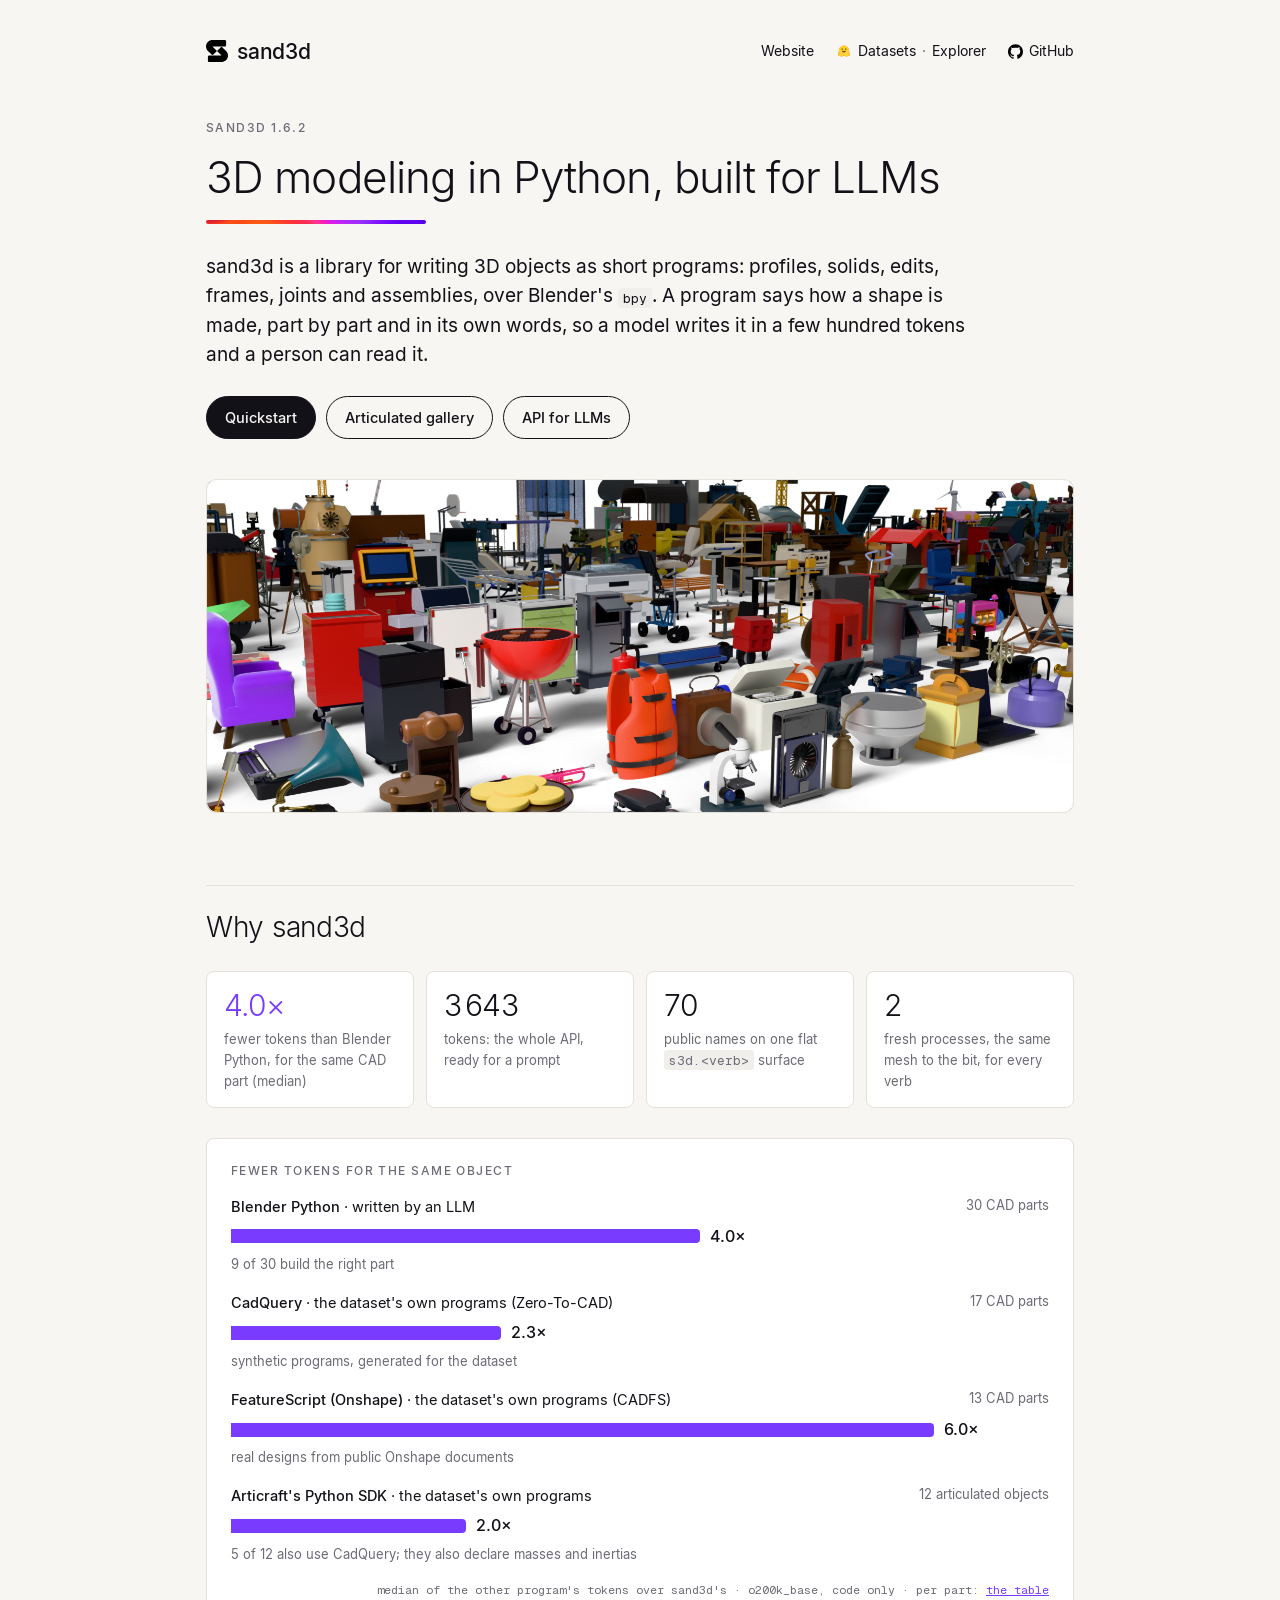
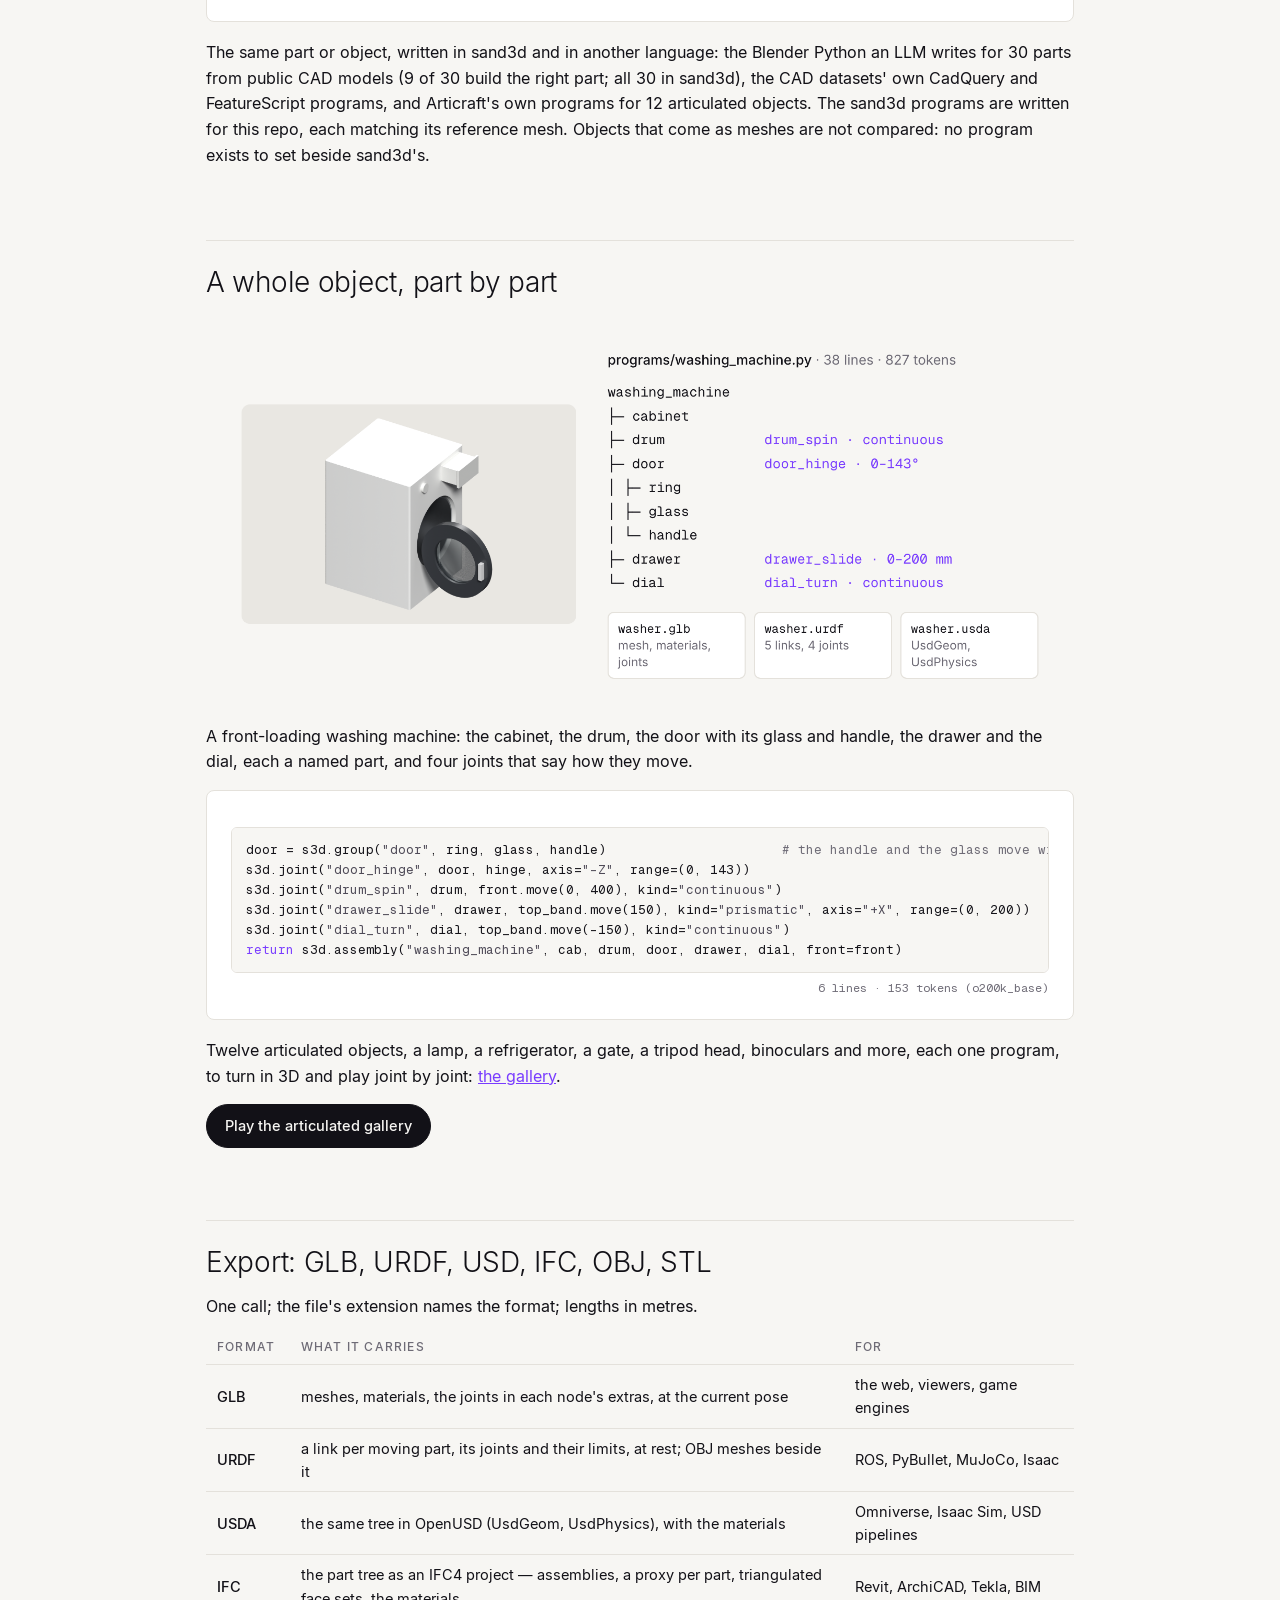
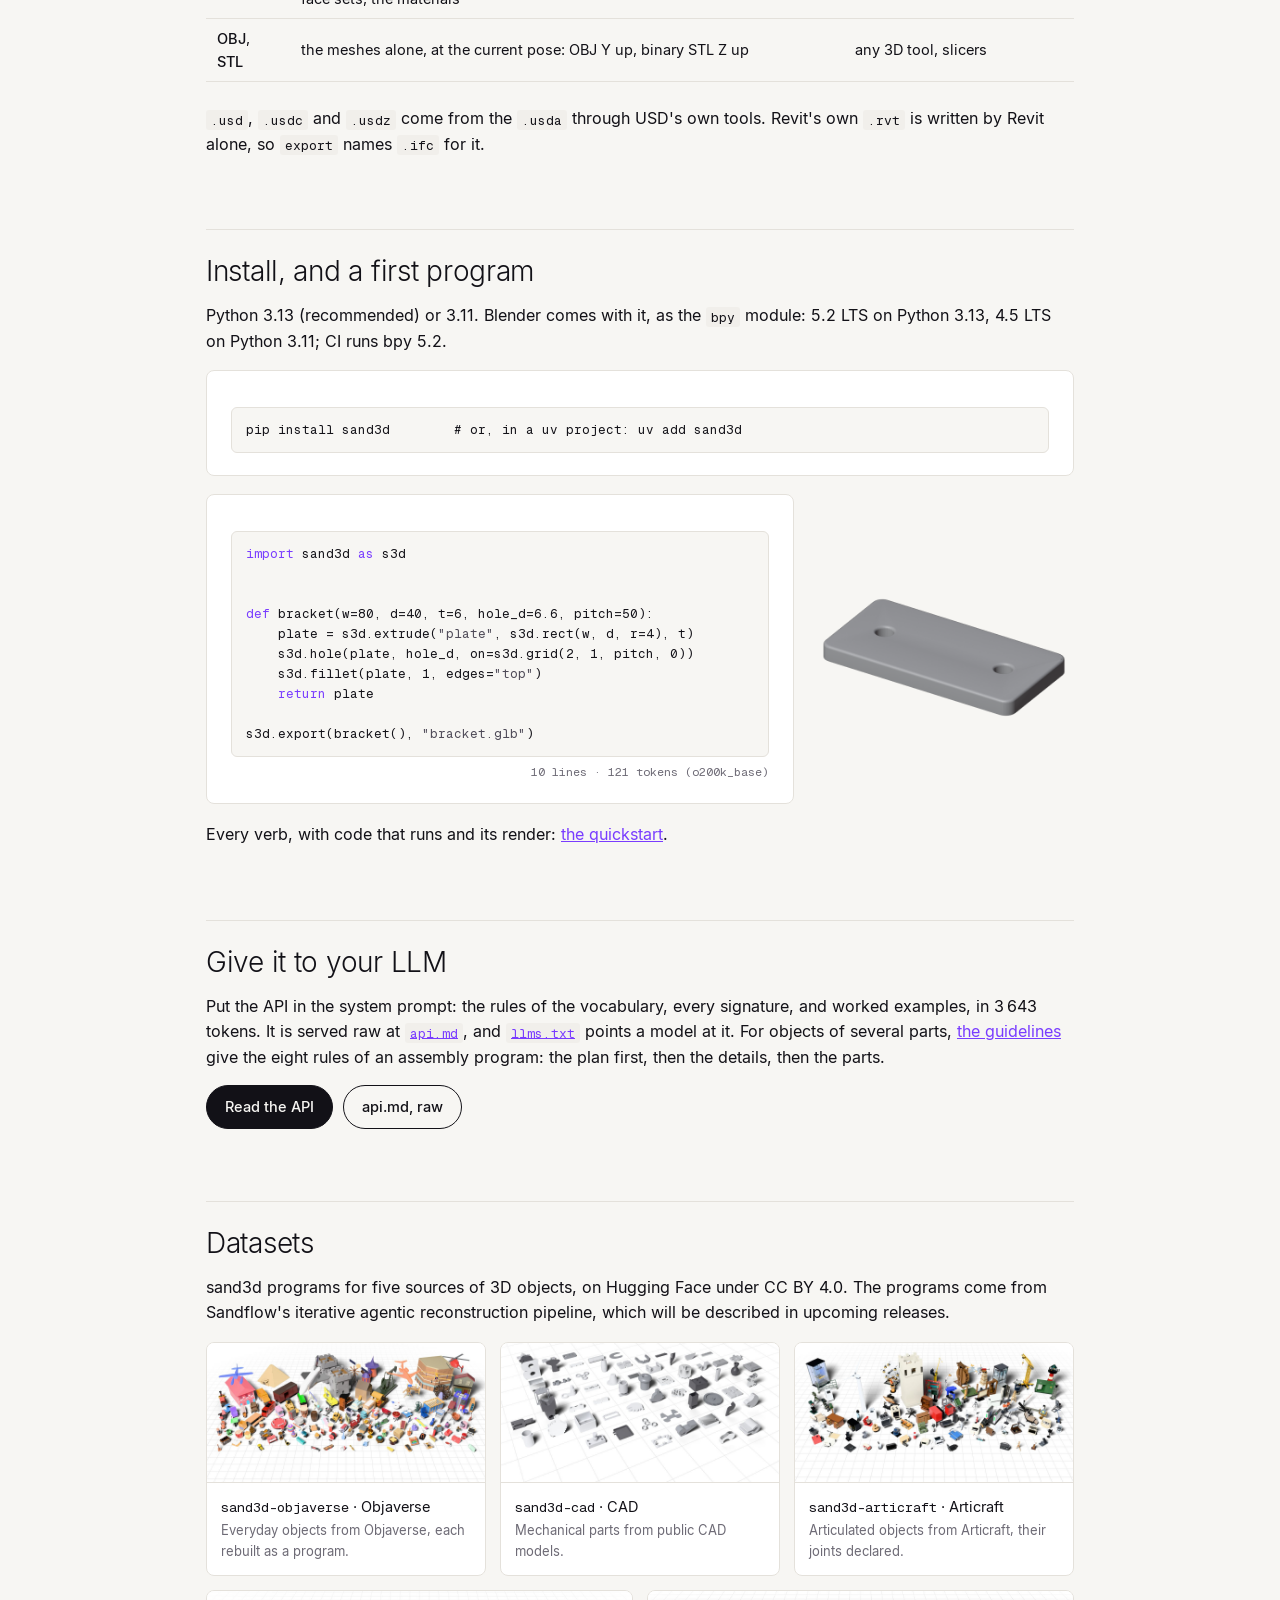
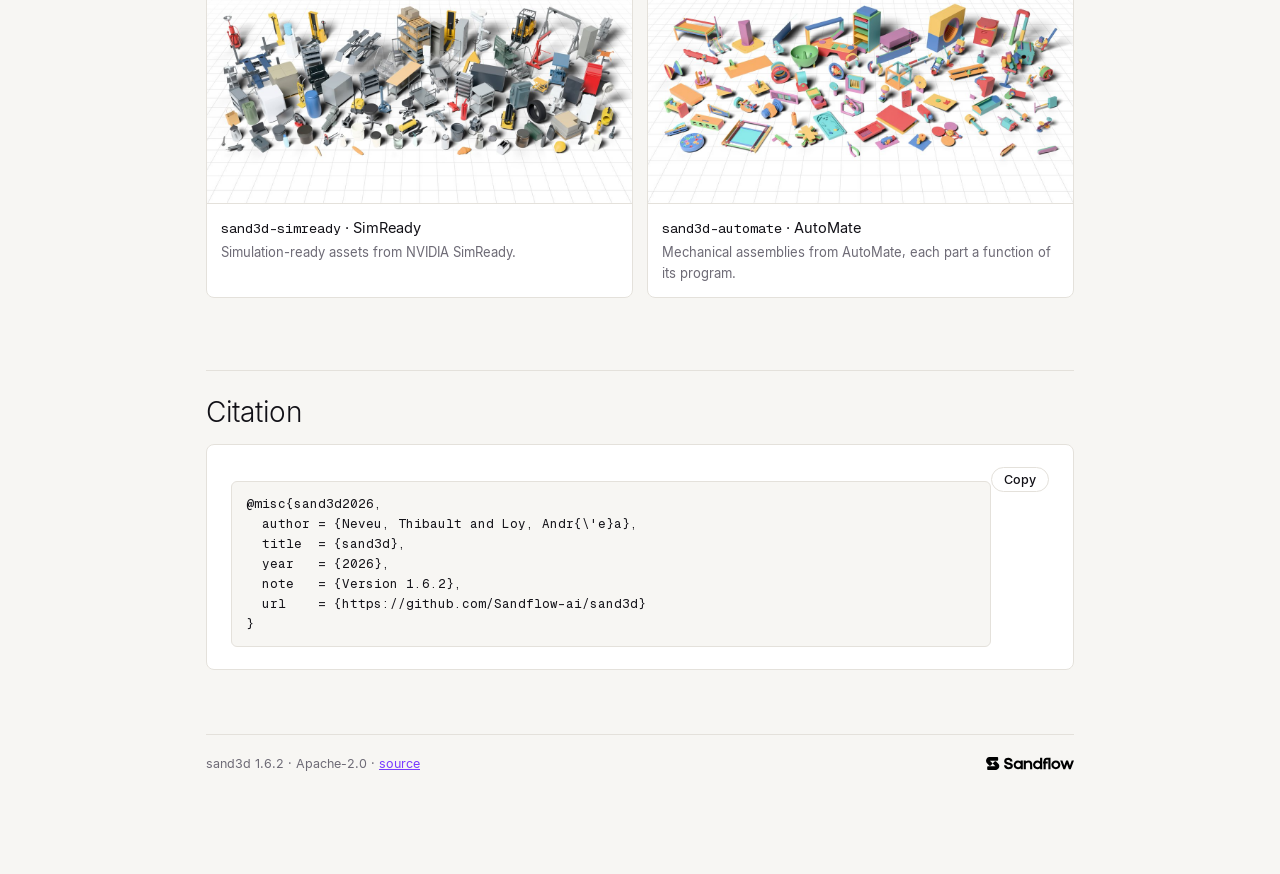
<file: site/index.html>
<!DOCTYPE html>
<html lang="en"><head><meta charset="utf-8">
<meta name="viewport" content="width=device-width, initial-scale=1">
<title>sand3d: 3D modeling in Python, built for LLMs</title>
<meta name="description" content="3D modeling in Python, built for LLMs.">
<link rel="icon" href="assets/sandflow-symbol-black.svg">
<link rel="stylesheet" href="assets/site.css">
</head><body><div class="page">
<div class="nav"><a class="titre" href="index.html"><img src="assets/sandflow-symbol-black.svg" alt="">sand3d</a><nav><a href="https://sandflow.ai/sand3d/">Website</a><span class="hfg"><img src="assets/hf-logo.svg" alt="Hugging Face"><a href="https://huggingface.co/collections/Sandflow/sand3d-6aec268fbdcd3bc174236168">Datasets</a><span class="sep">·</span><a href="https://huggingface.co/spaces/Sandflow/sand3d-explorer">Explorer</a></span><a class="gh" href="https://github.com/Sandflow-ai/sand3d"><img src="assets/github.svg" alt="">GitHub</a></nav></div>

<p class="repere">sand3d 1.6.2</p>
<h1>3D modeling in Python, built for LLMs</h1>
<div class="bande"></div>
<p class="chapo">sand3d is a library for writing 3D objects as short programs: profiles, solids, edits,
frames, joints and assemblies, over Blender's <code>bpy</code>. A program says how a shape is made, part by part
and in its own words, so a model writes it in a few hundred tokens and a person can read it.</p>
<div class="actions"><a class="btn plein" href="quickstart.html">Quickstart</a>
<a class="btn" href="gallery.html">Articulated gallery</a><a class="btn" href="api.html">API for LLMs</a></div>
<div class="figure"><img src="assets/hero.png" alt="Objects written in sand3d"></div>

<h2 id="why">Why sand3d</h2>
<div class="cles">
<div class="cle fort"><span class="v">4.0×</span><span class="k">fewer tokens than Blender Python, for the same CAD part (median)</span></div>
<div class="cle"><span class="v">3&#8239;643</span><span class="k">tokens: the whole API, ready for a prompt</span></div>
<div class="cle"><span class="v">70</span><span class="k">public names on one flat <code>s3d.&lt;verb&gt;</code> surface</span></div>
<div class="cle"><span class="v">2</span><span class="k">fresh processes, the same mesh to the bit, for every verb</span></div>
</div>
<div class="fiche"><p class="repere" style="margin-bottom:14px">Fewer tokens for the same object</p><div style="margin:6px 0 16px">
<div style="display:flex;justify-content:space-between;font-size:14.5px"><span><strong>Blender Python</strong> · written by an LLM</span>
<span style="color:var(--gris);font-size:13px">30 CAD parts</span></div>
<div style="display:flex;align-items:center;gap:10px;margin:6px 0 5px"><div style="height:14px;width:57.3%;background:var(--violet);border-radius:0 4px 4px 0"></div><strong>4.0×</strong></div>
<div style="font-size:13px;color:var(--gris)">9 of 30 build the right part</div></div><div style="margin:6px 0 16px">
<div style="display:flex;justify-content:space-between;font-size:14.5px"><span><strong>CadQuery</strong> · the dataset&#x27;s own programs (Zero-To-CAD)</span>
<span style="color:var(--gris);font-size:13px">17 CAD parts</span></div>
<div style="display:flex;align-items:center;gap:10px;margin:6px 0 5px"><div style="height:14px;width:33.0%;background:var(--violet);border-radius:0 4px 4px 0"></div><strong>2.3×</strong></div>
<div style="font-size:13px;color:var(--gris)">synthetic programs, generated for the dataset</div></div><div style="margin:6px 0 16px">
<div style="display:flex;justify-content:space-between;font-size:14.5px"><span><strong>FeatureScript (Onshape)</strong> · the dataset&#x27;s own programs (CADFS)</span>
<span style="color:var(--gris);font-size:13px">13 CAD parts</span></div>
<div style="display:flex;align-items:center;gap:10px;margin:6px 0 5px"><div style="height:14px;width:86.0%;background:var(--violet);border-radius:0 4px 4px 0"></div><strong>6.0×</strong></div>
<div style="font-size:13px;color:var(--gris)">real designs from public Onshape documents</div></div><div style="margin:6px 0 16px">
<div style="display:flex;justify-content:space-between;font-size:14.5px"><span><strong>Articraft&#x27;s Python SDK</strong> · the dataset&#x27;s own programs</span>
<span style="color:var(--gris);font-size:13px">12 articulated objects</span></div>
<div style="display:flex;align-items:center;gap:10px;margin:6px 0 5px"><div style="height:14px;width:28.7%;background:var(--violet);border-radius:0 4px 4px 0"></div><strong>2.0×</strong></div>
<div style="font-size:13px;color:var(--gris)">5 of 12 also use CadQuery; they also declare masses and inertias</div></div><p class="counts">median of the other program's tokens over sand3d's · o200k_base, code only · per part: <a href="tokens.html">the table</a></p></div>
<p>The same part or object, written in sand3d and in another language: the Blender Python an LLM writes for 30 parts
from public CAD models (9 of 30 build the right part; all 30 in sand3d), the CAD datasets' own CadQuery and FeatureScript programs,
and Articraft's own programs for 12 articulated objects. The sand3d programs are written for this repo, each matching
its reference mesh. Objects that come as meshes are not compared: no program exists to set beside sand3d's.</p>

<h2 id="object">A whole object, part by part</h2>
<div class="figure"><img src="assets/washer.png" alt="A washing machine: its part tree, its joints, its three export files"></div>
<p>A front-loading washing machine: the cabinet, the drum, the door with its glass and handle, the drawer and the
dial, each a named part, and four joints that say how they move.</p>
<div class="fiche"><pre class="code">door = s3d.group(<span class="s">&quot;door&quot;</span>, ring, glass, handle)                      <span class="c"># the handle and the glass move with it</span>
s3d.joint(<span class="s">&quot;door_hinge&quot;</span>, door, hinge, axis=<span class="s">&quot;-Z&quot;</span>, range=(<span class="n">0</span>, <span class="n">143</span>))
s3d.joint(<span class="s">&quot;drum_spin&quot;</span>, drum, front.move(<span class="n">0</span>, <span class="n">400</span>), kind=<span class="s">&quot;continuous&quot;</span>)
s3d.joint(<span class="s">&quot;drawer_slide&quot;</span>, drawer, top_band.move(<span class="n">150</span>), kind=<span class="s">&quot;prismatic&quot;</span>, axis=<span class="s">&quot;+X&quot;</span>, range=(<span class="n">0</span>, <span class="n">200</span>))
s3d.joint(<span class="s">&quot;dial_turn&quot;</span>, dial, top_band.move(-<span class="n">150</span>), kind=<span class="s">&quot;continuous&quot;</span>)
<span class="k">return</span> s3d.assembly(<span class="s">&quot;washing_machine&quot;</span>, cab, drum, door, drawer, dial, front=front)</pre><p class="counts">6 lines · 153 tokens (o200k_base)</p></div>
<p>Twelve articulated objects, a lamp, a refrigerator, a gate, a tripod head, binoculars and more, each one program,
to turn in 3D and play joint by joint: <a href="gallery.html">the gallery</a>.</p>
<div class="actions"><a class="btn plein" href="gallery.html">Play the articulated gallery</a></div>

<h2 id="export">Export: GLB, URDF, USD, IFC, OBJ, STL</h2>
<p>One call; the file's extension names the format; lengths in metres.</p>
<div class="tablo"><table><tr><th>format</th><th>what it carries</th><th>for</th></tr>
<tr><td><strong>GLB</strong></td><td>meshes, materials, the joints in each node's extras, at the current pose</td><td>the web, viewers, game engines</td></tr>
<tr><td><strong>URDF</strong></td><td>a link per moving part, its joints and their limits, at rest; OBJ meshes beside it</td><td>ROS, PyBullet, MuJoCo, Isaac</td></tr>
<tr><td><strong>USDA</strong></td><td>the same tree in OpenUSD (UsdGeom, UsdPhysics), with the materials</td><td>Omniverse, Isaac Sim, USD pipelines</td></tr>
<tr><td><strong>IFC</strong></td><td>the part tree as an IFC4 project — assemblies, a proxy per part, triangulated face sets, the materials</td><td>Revit, ArchiCAD, Tekla, BIM</td></tr>
<tr><td><strong>OBJ</strong>, <strong>STL</strong></td><td>the meshes alone, at the current pose: OBJ Y up, binary STL Z up</td><td>any 3D tool, slicers</td></tr></table></div>
<p><code>.usd</code>, <code>.usdc</code> and <code>.usdz</code> come from the <code>.usda</code> through USD's own tools. Revit's own <code>.rvt</code> is written by Revit alone, so <code>export</code> names <code>.ifc</code> for it.</p>

<h2 id="start">Install, and a first program</h2>
<p>Python 3.13 (recommended) or 3.11. Blender comes with it, as the <code>bpy</code> module: 5.2 LTS on Python 3.13,
4.5 LTS on Python 3.11; CI runs bpy 5.2.</p>
<div class="fiche"><pre class="code">pip install sand3d        # or, in a uv project: uv add sand3d</pre></div>
<div class="cote"><div class="fiche"><pre class="code"><span class="k">import</span> sand3d <span class="k">as</span> s3d


<span class="k">def</span> <span class="f">bracket</span>(w=<span class="n">80</span>, d=<span class="n">40</span>, t=<span class="n">6</span>, hole_d=<span class="n">6.6</span>, pitch=<span class="n">50</span>):
    plate = s3d.extrude(<span class="s">&quot;plate&quot;</span>, s3d.rect(w, d, r=<span class="n">4</span>), t)
    s3d.hole(plate, hole_d, on=s3d.grid(<span class="n">2</span>, <span class="n">1</span>, pitch, <span class="n">0</span>))
    s3d.fillet(plate, <span class="n">1</span>, edges=<span class="s">&quot;top&quot;</span>)
    <span class="k">return</span> plate

s3d.export(bracket(), <span class="s">&quot;bracket.glb&quot;</span>)</pre><p class="counts">10 lines · 121 tokens (o200k_base)</p></div><img src="assets/bracket.png" alt="The bracket"></div>
<p>Every verb, with code that runs and its render: <a href="quickstart.html">the quickstart</a>.</p>

<h2 id="llm">Give it to your LLM</h2>
<p>Put the API in the system prompt: the rules of the vocabulary, every signature, and worked examples, in
3&#8239;643 tokens. It is served raw at <a href="api.md"><code>api.md</code></a>, and
<a href="llms.txt"><code>llms.txt</code></a> points a model at it. For objects of several parts, <a href="guidelines.html">the guidelines</a> give the
eight rules of an assembly program: the plan first, then the details, then the parts.</p>
<div class="actions"><a class="btn plein" href="api.html">Read the API</a><a class="btn" href="api.md">api.md, raw</a></div>

<h2 id="datasets">Datasets</h2>
<p>sand3d programs for five sources of 3D objects, on Hugging Face under CC BY 4.0. The programs come from
Sandflow's iterative agentic reconstruction pipeline, which will be described in upcoming releases.</p>
<div class="datasets"><a class="ds" href="https://huggingface.co/datasets/Sandflow/sand3d-objaverse">
<img src="assets/datasets/sand3d-objaverse.jpg" alt="sand3d-objaverse"><span><strong>sand3d-objaverse</strong> · Objaverse</span>
<em>Everyday objects from Objaverse, each rebuilt as a program.</em></a><a class="ds" href="https://huggingface.co/datasets/Sandflow/sand3d-cad">
<img src="assets/datasets/sand3d-cad.jpg" alt="sand3d-cad"><span><strong>sand3d-cad</strong> · CAD</span>
<em>Mechanical parts from public CAD models.</em></a><a class="ds" href="https://huggingface.co/datasets/Sandflow/sand3d-articraft">
<img src="assets/datasets/sand3d-articraft.jpg" alt="sand3d-articraft"><span><strong>sand3d-articraft</strong> · Articraft</span>
<em>Articulated objects from Articraft, their joints declared.</em></a><a class="ds" href="https://huggingface.co/datasets/Sandflow/sand3d-simready">
<img src="assets/datasets/sand3d-simready.jpg" alt="sand3d-simready"><span><strong>sand3d-simready</strong> · SimReady</span>
<em>Simulation-ready assets from NVIDIA SimReady.</em></a><a class="ds" href="https://huggingface.co/datasets/Sandflow/sand3d-automate">
<img src="assets/datasets/sand3d-automate.jpg" alt="sand3d-automate"><span><strong>sand3d-automate</strong> · AutoMate</span>
<em>Mechanical assemblies from AutoMate, each part a function of its program.</em></a></div>

<h2 id="citation">Citation</h2>
<div class="fiche"><button class="copie" data-copy="bib">Copy</button><pre class="code" id="bib">@misc{sand3d2026,
  author = {Neveu, Thibault and Loy, Andr{\&#x27;e}a},
  title  = {sand3d},
  year   = {2026},
  note   = {Version 1.6.2},
  url    = {https://github.com/Sandflow-ai/sand3d}
}</pre></div>

<div class="fin"><span>sand3d 1.6.2 · Apache-2.0 · <a href="https://github.com/Sandflow-ai/sand3d">source</a></span>
<img src="assets/sandflow-signature.svg" alt="Sandflow"></div>
</div><script>
document.querySelectorAll("[data-copy]").forEach(b => b.addEventListener("click", () => {
  const text = document.getElementById(b.dataset.copy).textContent;
  navigator.clipboard.writeText(text).then(() => { const t = b.textContent; b.textContent = "Copied";
    setTimeout(() => b.textContent = t, 1400); });
}));
</script></body></html>
</file>
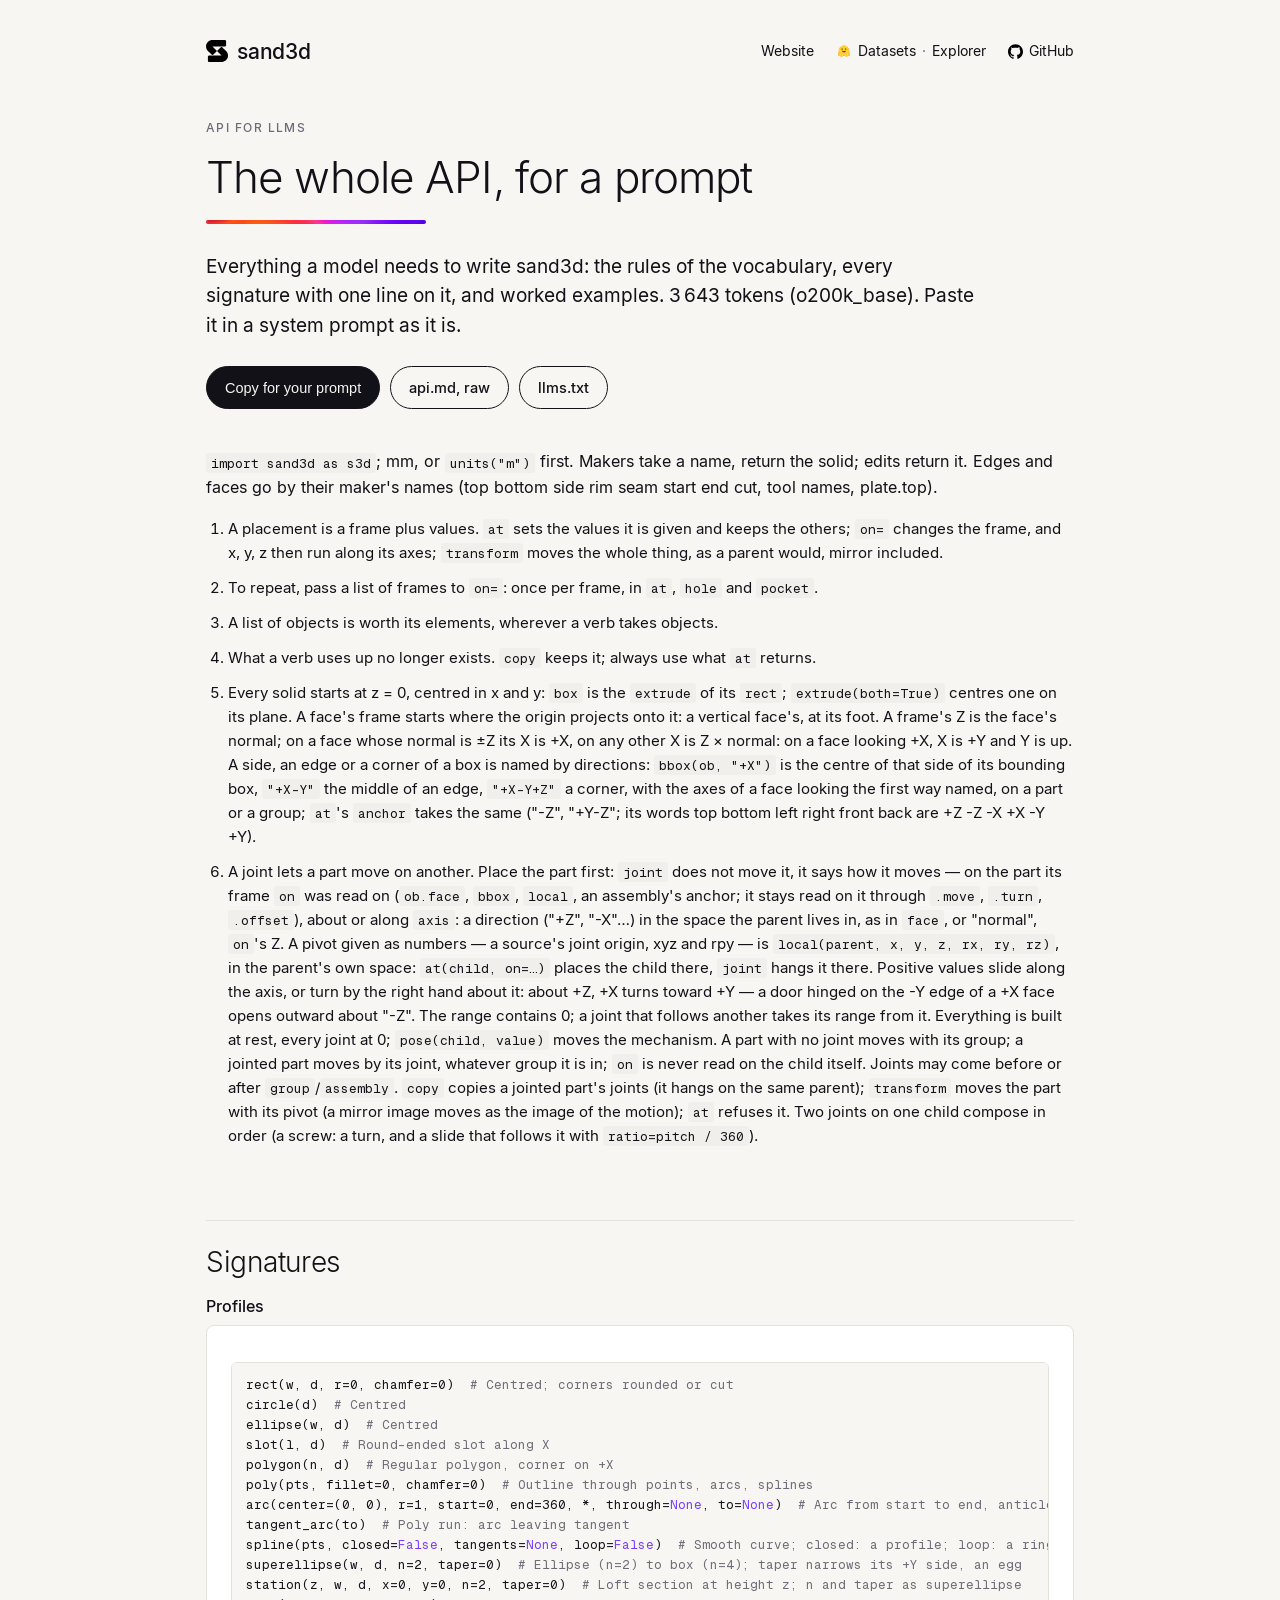
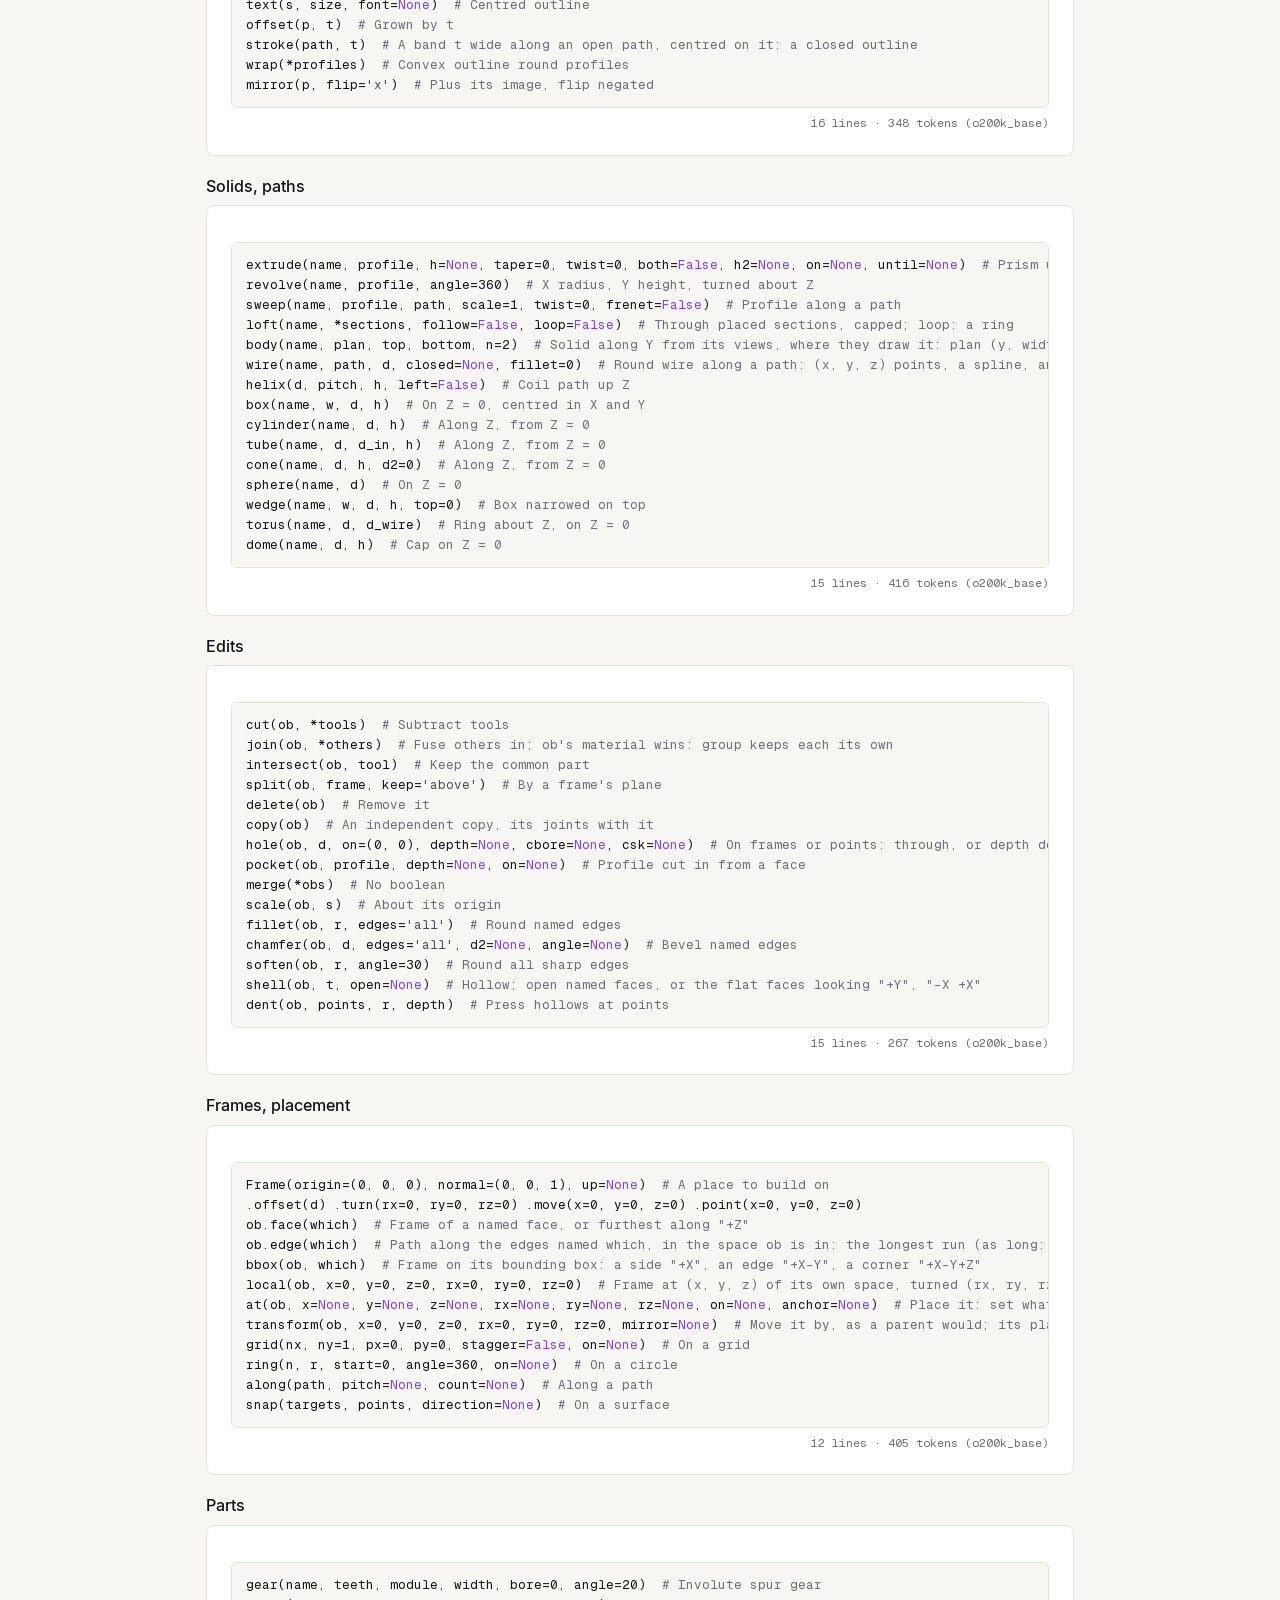
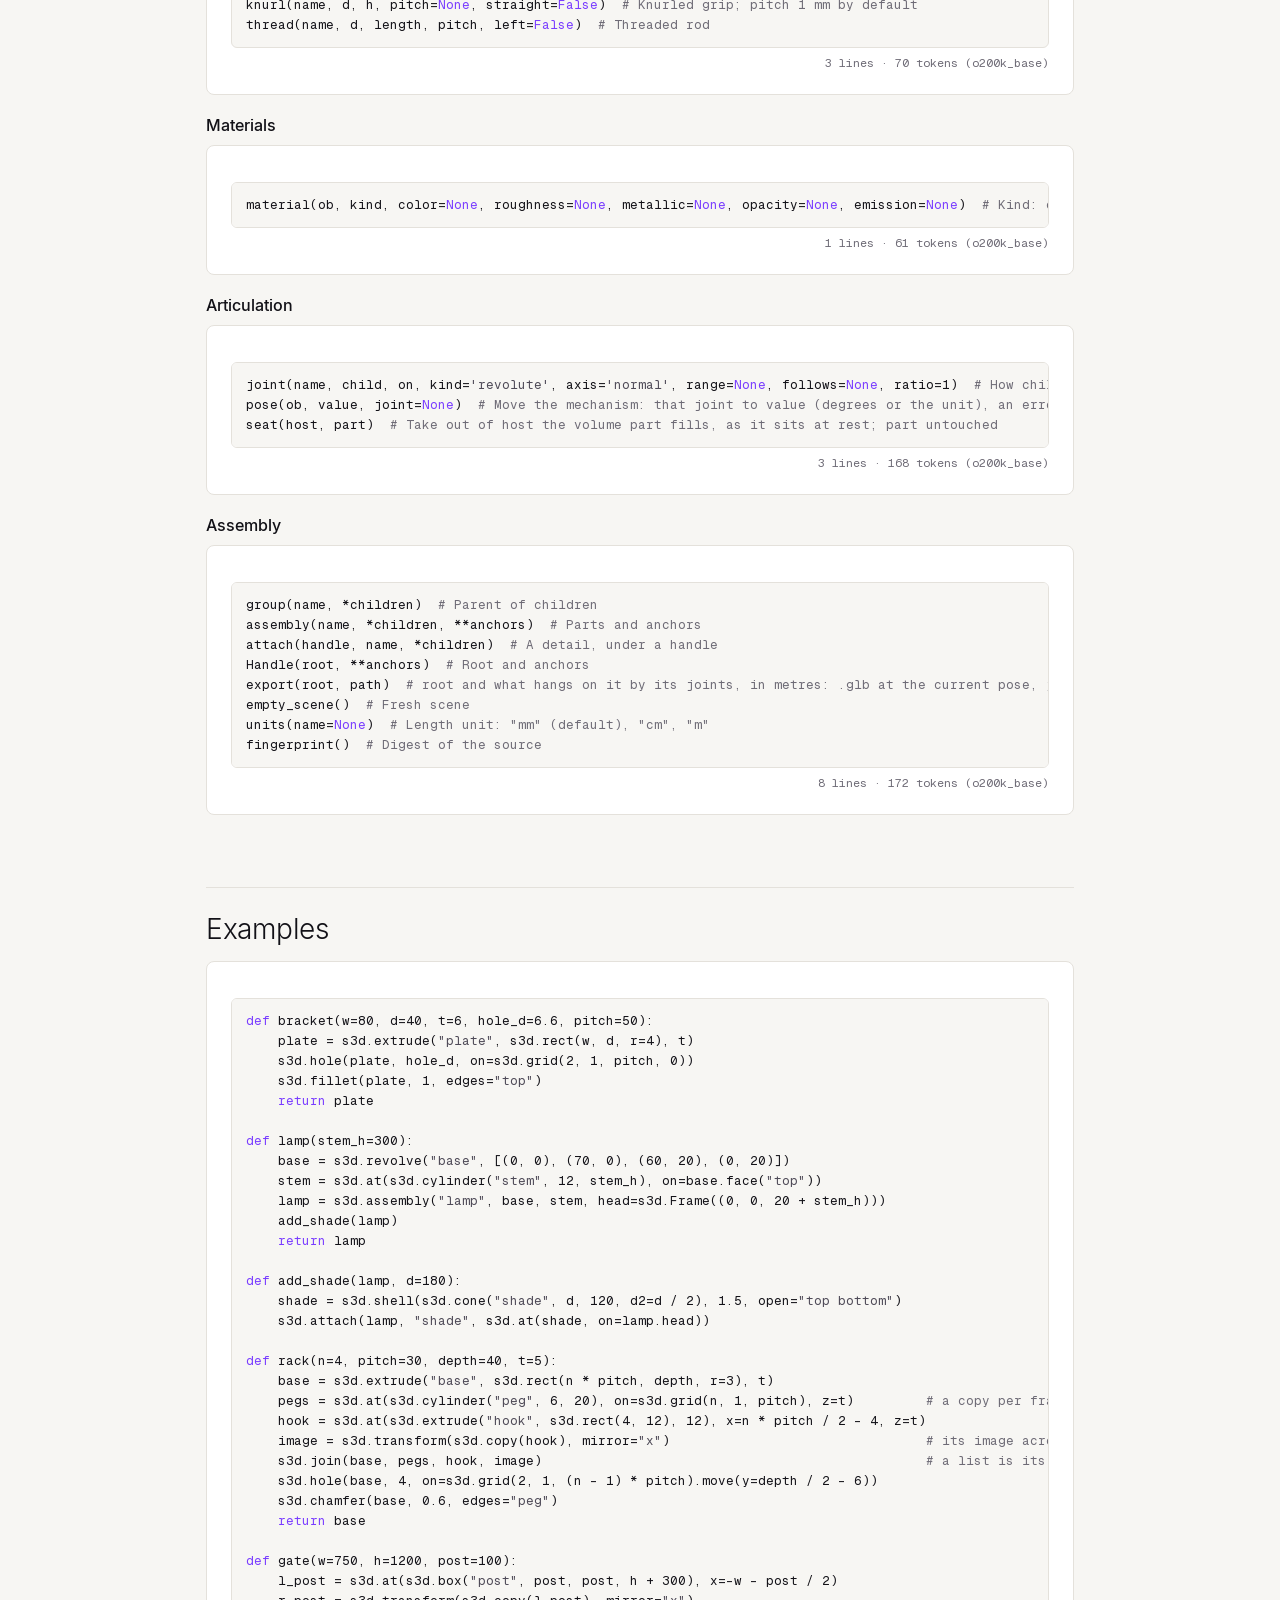
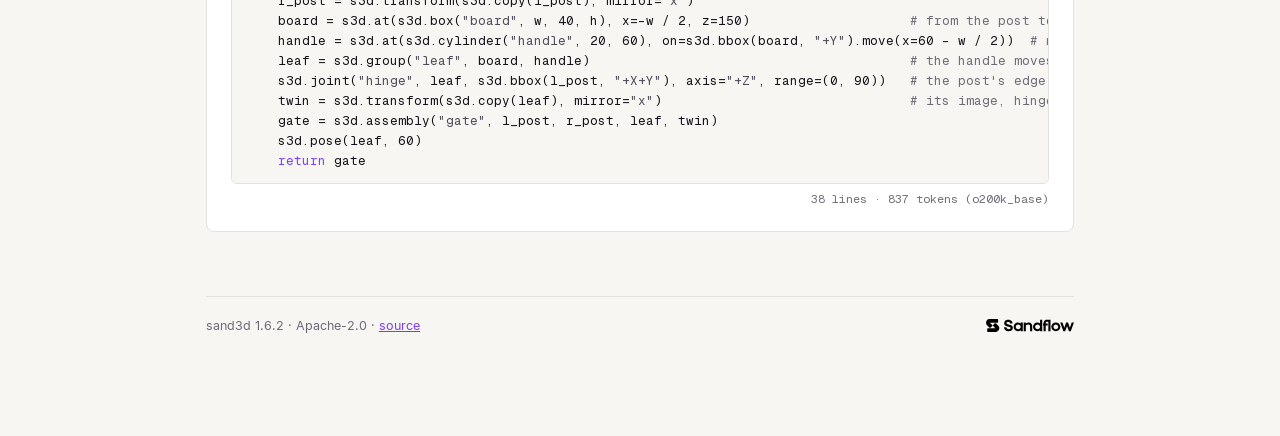
<file: site/api.html>
<!DOCTYPE html>
<html lang="en"><head><meta charset="utf-8">
<meta name="viewport" content="width=device-width, initial-scale=1">
<title>sand3d: the API for LLMs</title>
<meta name="description" content="3D modeling in Python, built for LLMs.">
<link rel="icon" href="assets/sandflow-symbol-black.svg">
<link rel="stylesheet" href="assets/site.css">
</head><body><div class="page">
<div class="nav"><a class="titre" href="index.html"><img src="assets/sandflow-symbol-black.svg" alt="">sand3d</a><nav><a href="https://sandflow.ai/sand3d/">Website</a><span class="hfg"><img src="assets/hf-logo.svg" alt="Hugging Face"><a href="https://huggingface.co/collections/Sandflow/sand3d-6aec268fbdcd3bc174236168">Datasets</a><span class="sep">·</span><a href="https://huggingface.co/spaces/Sandflow/sand3d-explorer">Explorer</a></span><a class="gh" href="https://github.com/Sandflow-ai/sand3d"><img src="assets/github.svg" alt="">GitHub</a></nav></div>

<p class="repere">API for LLMs</p>
<h1>The whole API, for a prompt</h1>
<div class="bande"></div>
<p class="chapo">Everything a model needs to write sand3d: the rules of the vocabulary, every signature with
one line on it, and worked examples. 3&#8239;643 tokens (o200k_base). Paste it in a system prompt as it is.</p>
<div class="actions"><button class="btn plein" data-copy="raw">Copy for your prompt</button>
<a class="btn" href="api.md">api.md, raw</a><a class="btn" href="llms.txt">llms.txt</a></div>
<p><code>import sand3d as s3d</code>; mm, or <code>units("m")</code> first. Makers take a name, return the solid; edits return it. Edges and faces go by their maker's names (top bottom side rim seam start end cut, tool names, plate.top).</p>
<ol class="rules"><li>A placement is a frame plus values. <code>at</code> sets the values it is given and keeps the others; <code>on=</code> changes the frame, and x, y, z then run along its axes; <code>transform</code> moves the whole thing, as a parent would, mirror included.</li><li>To repeat, pass a list of frames to <code>on=</code>: once per frame, in <code>at</code>, <code>hole</code> and <code>pocket</code>.</li><li>A list of objects is worth its elements, wherever a verb takes objects.</li><li>What a verb uses up no longer exists. <code>copy</code> keeps it; always use what <code>at</code> returns.</li><li>Every solid starts at z = 0, centred in x and y: <code>box</code> is the <code>extrude</code> of its <code>rect</code>; <code>extrude(both=True)</code> centres one on its plane. A face's frame starts where the origin projects onto it: a vertical face's, at its foot. A frame's Z is the face's normal; on a face whose normal is ±Z its X is +X, on any other X is Z × normal: on a face looking +X, X is +Y and Y is up. A side, an edge or a corner of a box is named by directions: <code>bbox(ob, "+X")</code> is the centre of that side of its bounding box, <code>"+X-Y"</code> the middle of an edge, <code>"+X-Y+Z"</code> a corner, with the axes of a face looking the first way named, on a part or a group; <code>at</code>'s <code>anchor</code> takes the same ("-Z", "+Y-Z"; its words top bottom left right front back are +Z -Z -X +X -Y +Y).</li><li>A joint lets a part move on another. Place the part first: <code>joint</code> does not move it, it says how it moves — on the part its frame <code>on</code> was read on (<code>ob.face</code>, <code>bbox</code>, <code>local</code>, an assembly's anchor; it stays read on it through <code>.move</code>, <code>.turn</code>, <code>.offset</code>), about or along <code>axis</code>: a direction ("+Z", "-X"…) in the space the parent lives in, as in <code>face</code>, or "normal", <code>on</code>'s Z. A pivot given as numbers — a source's joint origin, xyz and rpy — is <code>local(parent, x, y, z, rx, ry, rz)</code>, in the parent's own space: <code>at(child, on=…)</code> places the child there, <code>joint</code> hangs it there. Positive values slide along the axis, or turn by the right hand about it: about +Z, +X turns toward +Y — a door hinged on the -Y edge of a +X face opens outward about "-Z". The range contains 0; a joint that follows another takes its range from it. Everything is built at rest, every joint at 0; <code>pose(child, value)</code> moves the mechanism. A part with no joint moves with its group; a jointed part moves by its joint, whatever group it is in; <code>on</code> is never read on the child itself. Joints may come before or after <code>group</code>/<code>assembly</code>. <code>copy</code> copies a jointed part's joints (it hangs on the same parent); <code>transform</code> moves the part with its pivot (a mirror image moves as the image of the motion); <code>at</code> refuses it. Two joints on one child compose in order (a screw: a turn, and a slide that follows it with <code>ratio=pitch / 360</code>).</li></ol>
<h2 id="signatures">Signatures</h2>
<h3>Profiles</h3><div class="fiche"><pre class="code">rect(w, d, r=<span class="n">0</span>, chamfer=<span class="n">0</span>)  <span class="c"># Centred; corners rounded or cut</span>
circle(d)  <span class="c"># Centred</span>
ellipse(w, d)  <span class="c"># Centred</span>
slot(l, d)  <span class="c"># Round-ended slot along X</span>
polygon(n, d)  <span class="c"># Regular polygon, corner on +X</span>
poly(pts, fillet=<span class="n">0</span>, chamfer=<span class="n">0</span>)  <span class="c"># Outline through points, arcs, splines</span>
arc(center=(<span class="n">0</span>, <span class="n">0</span>), r=<span class="n">1</span>, start=<span class="n">0</span>, end=<span class="n">360</span>, *, through=<span class="k">None</span>, to=<span class="k">None</span>)  <span class="c"># Arc from start to end, anticlockwise if end &gt; start: a path, or a poly run</span>
tangent_arc(to)  <span class="c"># Poly run: arc leaving tangent</span>
spline(pts, closed=<span class="k">False</span>, tangents=<span class="k">None</span>, loop=<span class="k">False</span>)  <span class="c"># Smooth curve; closed: a profile; loop: a ring path</span>
superellipse(w, d, n=<span class="n">2</span>, taper=<span class="n">0</span>)  <span class="c"># Ellipse (n=2) to box (n=4); taper narrows its +Y side, an egg</span>
station(z, w, d, x=<span class="n">0</span>, y=<span class="n">0</span>, n=<span class="n">2</span>, taper=<span class="n">0</span>)  <span class="c"># Loft section at height z; n and taper as superellipse</span>
text(s, size, font=<span class="k">None</span>)  <span class="c"># Centred outline</span>
offset(p, t)  <span class="c"># Grown by t</span>
stroke(path, t)  <span class="c"># A band t wide along an open path, centred on it: a closed outline</span>
wrap(*profiles)  <span class="c"># Convex outline round profiles</span>
mirror(p, flip=<span class="s">&#x27;x&#x27;</span>)  <span class="c"># Plus its image, flip negated</span></pre><p class="counts">16 lines · 348 tokens (o200k_base)</p></div><h3>Solids, paths</h3><div class="fiche"><pre class="code">extrude(name, profile, h=<span class="k">None</span>, taper=<span class="n">0</span>, twist=<span class="n">0</span>, both=<span class="k">False</span>, h2=<span class="k">None</span>, on=<span class="k">None</span>, until=<span class="k">None</span>)  <span class="c"># Prism up Z (taper &gt; 0 narrows it upward), or until a plane or solid; on a face, by on</span>
revolve(name, profile, angle=<span class="n">360</span>)  <span class="c"># X radius, Y height, turned about Z</span>
sweep(name, profile, path, scale=<span class="n">1</span>, twist=<span class="n">0</span>, frenet=<span class="k">False</span>)  <span class="c"># Profile along a path</span>
loft(name, *sections, follow=<span class="k">False</span>, loop=<span class="k">False</span>)  <span class="c"># Through placed sections, capped; loop: a ring</span>
body(name, plan, top, bottom, n=<span class="n">2</span>)  <span class="c"># Solid along Y from its views, where they draw it: plan (y, width), side top and bottom (y, z) or numbers; superellipse sections</span>
wire(name, path, d, closed=<span class="k">None</span>, fillet=<span class="n">0</span>)  <span class="c"># Round wire along a path: (x, y, z) points, a spline, an arc, a helix; fillet rounds the corners of points, d / 2 at least</span>
helix(d, pitch, h, left=<span class="k">False</span>)  <span class="c"># Coil path up Z</span>
box(name, w, d, h)  <span class="c"># On Z = 0, centred in X and Y</span>
cylinder(name, d, h)  <span class="c"># Along Z, from Z = 0</span>
tube(name, d, d_in, h)  <span class="c"># Along Z, from Z = 0</span>
cone(name, d, h, d2=<span class="n">0</span>)  <span class="c"># Along Z, from Z = 0</span>
sphere(name, d)  <span class="c"># On Z = 0</span>
wedge(name, w, d, h, top=<span class="n">0</span>)  <span class="c"># Box narrowed on top</span>
torus(name, d, d_wire)  <span class="c"># Ring about Z, on Z = 0</span>
dome(name, d, h)  <span class="c"># Cap on Z = 0</span></pre><p class="counts">15 lines · 416 tokens (o200k_base)</p></div><h3>Edits</h3><div class="fiche"><pre class="code">cut(ob, *tools)  <span class="c"># Subtract tools</span>
join(ob, *others)  <span class="c"># Fuse others in; ob&#x27;s material wins: group keeps each its own</span>
intersect(ob, tool)  <span class="c"># Keep the common part</span>
split(ob, frame, keep=<span class="s">&#x27;above&#x27;</span>)  <span class="c"># By a frame&#x27;s plane</span>
delete(ob)  <span class="c"># Remove it</span>
copy(ob)  <span class="c"># An independent copy, its joints with it</span>
hole(ob, d, on=(<span class="n">0</span>, <span class="n">0</span>), depth=<span class="k">None</span>, cbore=<span class="k">None</span>, csk=<span class="k">None</span>)  <span class="c"># On frames or points: through, or depth deep</span>
pocket(ob, profile, depth=<span class="k">None</span>, on=<span class="k">None</span>)  <span class="c"># Profile cut in from a face</span>
merge(*obs)  <span class="c"># No boolean</span>
scale(ob, s)  <span class="c"># About its origin</span>
fillet(ob, r, edges=<span class="s">&#x27;all&#x27;</span>)  <span class="c"># Round named edges</span>
chamfer(ob, d, edges=<span class="s">&#x27;all&#x27;</span>, d2=<span class="k">None</span>, angle=<span class="k">None</span>)  <span class="c"># Bevel named edges</span>
soften(ob, r, angle=<span class="n">30</span>)  <span class="c"># Round all sharp edges</span>
shell(ob, t, open=<span class="k">None</span>)  <span class="c"># Hollow; open named faces, or the flat faces looking &quot;+Y&quot;, &quot;-X +X&quot;</span>
dent(ob, points, r, depth)  <span class="c"># Press hollows at points</span></pre><p class="counts">15 lines · 267 tokens (o200k_base)</p></div><h3>Frames, placement</h3><div class="fiche"><pre class="code">Frame(origin=(<span class="n">0</span>, <span class="n">0</span>, <span class="n">0</span>), normal=(<span class="n">0</span>, <span class="n">0</span>, <span class="n">1</span>), up=<span class="k">None</span>)  <span class="c"># A place to build on</span>
.<span class="vb">offset</span>(d) .turn(rx=<span class="n">0</span>, ry=<span class="n">0</span>, rz=<span class="n">0</span>) .move(x=<span class="n">0</span>, y=<span class="n">0</span>, z=<span class="n">0</span>) .point(x=<span class="n">0</span>, y=<span class="n">0</span>, z=<span class="n">0</span>)
ob.face(which)  <span class="c"># Frame of a named face, or furthest along &quot;+Z&quot;</span>
ob.edge(which)  <span class="c"># Path along the edges named which, in the space ob is in: the longest run (as long: the one reaching furthest -X, then -Y, -Z), closed if it closes</span>
bbox(ob, which)  <span class="c"># Frame on its bounding box: a side &quot;+X&quot;, an edge &quot;+X-Y&quot;, a corner &quot;+X-Y+Z&quot;</span>
local(ob, x=<span class="n">0</span>, y=<span class="n">0</span>, z=<span class="n">0</span>, rx=<span class="n">0</span>, ry=<span class="n">0</span>, rz=<span class="n">0</span>)  <span class="c"># Frame at (x, y, z) of its own space, turned (rx, ry, rz) degrees</span>
at(ob, x=<span class="k">None</span>, y=<span class="k">None</span>, z=<span class="k">None</span>, rx=<span class="k">None</span>, ry=<span class="k">None</span>, rz=<span class="k">None</span>, on=<span class="k">None</span>, anchor=<span class="k">None</span>)  <span class="c"># Place it: set what is given, keep the rest; anchor: &quot;-Z&quot;, &quot;+Y-Z&quot;…</span>
transform(ob, x=<span class="n">0</span>, y=<span class="n">0</span>, z=<span class="n">0</span>, rx=<span class="n">0</span>, ry=<span class="n">0</span>, rz=<span class="n">0</span>, mirror=<span class="k">None</span>)  <span class="c"># Move it by, as a parent would; its placement, not its mesh</span>
grid(nx, ny=<span class="n">1</span>, px=<span class="n">0</span>, py=<span class="n">0</span>, stagger=<span class="k">False</span>, on=<span class="k">None</span>)  <span class="c"># On a grid</span>
ring(n, r, start=<span class="n">0</span>, angle=<span class="n">360</span>, on=<span class="k">None</span>)  <span class="c"># On a circle</span>
along(path, pitch=<span class="k">None</span>, count=<span class="k">None</span>)  <span class="c"># Along a path</span>
snap(targets, points, direction=<span class="k">None</span>)  <span class="c"># On a surface</span></pre><p class="counts">12 lines · 405 tokens (o200k_base)</p></div><h3>Parts</h3><div class="fiche"><pre class="code">gear(name, teeth, module, width, bore=<span class="n">0</span>, angle=<span class="n">20</span>)  <span class="c"># Involute spur gear</span>
knurl(name, d, h, pitch=<span class="k">None</span>, straight=<span class="k">False</span>)  <span class="c"># Knurled grip; pitch 1 mm by default</span>
thread(name, d, length, pitch, left=<span class="k">False</span>)  <span class="c"># Threaded rod</span></pre><p class="counts">3 lines · 70 tokens (o200k_base)</p></div><h3>Materials</h3><div class="fiche"><pre class="code">material(ob, kind, color=<span class="k">None</span>, roughness=<span class="k">None</span>, metallic=<span class="k">None</span>, opacity=<span class="k">None</span>, emission=<span class="k">None</span>)  <span class="c"># Kind: oak walnut pine birch steel brushed_steel chrome aluminium brass copper painted_metal plastic glossy_plastic rubber glass ceramic fabric velvet leather marble concrete light; color &quot;#rrggbb&quot;</span></pre><p class="counts">1 lines · 61 tokens (o200k_base)</p></div><h3>Articulation</h3><div class="fiche"><pre class="code">joint(name, child, on, kind=<span class="s">&#x27;revolute&#x27;</span>, axis=<span class="s">&#x27;normal&#x27;</span>, range=<span class="k">None</span>, follows=<span class="k">None</span>, ratio=<span class="n">1</span>)  <span class="c"># How child moves on the part on was read on: revolute (range in degrees), continuous (no range), prismatic (range in the unit), free (no axis, no range); follows: a child or a joint name, and this joint&#x27;s value is ratio × its (degrees per unit, or units per degree), no range; returns child</span>
pose(ob, value, joint=<span class="k">None</span>)  <span class="c"># Move the mechanism: that joint to value (degrees or the unit), an error outside its range; what it carries follows; joint= when child has two</span>
seat(host, part)  <span class="c"># Take out of host the volume part fills, as it sits at rest; part untouched</span></pre><p class="counts">3 lines · 168 tokens (o200k_base)</p></div><h3>Assembly</h3><div class="fiche"><pre class="code">group(name, *children)  <span class="c"># Parent of children</span>
assembly(name, *children, **anchors)  <span class="c"># Parts and anchors</span>
attach(handle, name, *children)  <span class="c"># A detail, under a handle</span>
Handle(root, **anchors)  <span class="c"># Root and anchors</span>
export(root, path)  <span class="c"># root and what hangs on it by its joints, in metres: .glb at the current pose, joints in extras; .urdf a link per moving part, at rest, meshes beside it; .usda the URDF&#x27;s tree as OpenUSD text, with the materials; .obj and .stl its meshes at the current pose</span>
empty_scene()  <span class="c"># Fresh scene</span>
units(name=<span class="k">None</span>)  <span class="c"># Length unit: &quot;mm&quot; (default), &quot;cm&quot;, &quot;m&quot;</span>
fingerprint()  <span class="c"># Digest of the source</span></pre><p class="counts">8 lines · 172 tokens (o200k_base)</p></div>
<h2 id="examples">Examples</h2>
<div class="fiche"><pre class="code"><span class="k">def</span> <span class="f">bracket</span>(w=<span class="n">80</span>, d=<span class="n">40</span>, t=<span class="n">6</span>, hole_d=<span class="n">6.6</span>, pitch=<span class="n">50</span>):
    plate = s3d.<span class="vb">extrude</span>(<span class="s">&quot;plate&quot;</span>, s3d.<span class="vb">rect</span>(w, d, r=<span class="n">4</span>), t)
    s3d.<span class="vb">hole</span>(plate, hole_d, on=s3d.<span class="vb">grid</span>(<span class="n">2</span>, <span class="n">1</span>, pitch, <span class="n">0</span>))
    s3d.<span class="vb">fillet</span>(plate, <span class="n">1</span>, edges=<span class="s">&quot;top&quot;</span>)
    <span class="k">return</span> plate

<span class="k">def</span> <span class="f">lamp</span>(stem_h=<span class="n">300</span>):
    base = s3d.<span class="vb">revolve</span>(<span class="s">&quot;base&quot;</span>, [(<span class="n">0</span>, <span class="n">0</span>), (<span class="n">70</span>, <span class="n">0</span>), (<span class="n">60</span>, <span class="n">20</span>), (<span class="n">0</span>, <span class="n">20</span>)])
    stem = s3d.<span class="vb">at</span>(s3d.<span class="vb">cylinder</span>(<span class="s">&quot;stem&quot;</span>, <span class="n">12</span>, stem_h), on=base.face(<span class="s">&quot;top&quot;</span>))
    lamp = s3d.<span class="vb">assembly</span>(<span class="s">&quot;lamp&quot;</span>, base, stem, head=s3d.<span class="vb">Frame</span>((<span class="n">0</span>, <span class="n">0</span>, <span class="n">20</span> + stem_h)))
    add_shade(lamp)
    <span class="k">return</span> lamp

<span class="k">def</span> <span class="f">add_shade</span>(lamp, d=<span class="n">180</span>):
    shade = s3d.<span class="vb">shell</span>(s3d.<span class="vb">cone</span>(<span class="s">&quot;shade&quot;</span>, d, <span class="n">120</span>, d2=d / <span class="n">2</span>), <span class="n">1.5</span>, open=<span class="s">&quot;top bottom&quot;</span>)
    s3d.<span class="vb">attach</span>(lamp, <span class="s">&quot;shade&quot;</span>, s3d.<span class="vb">at</span>(shade, on=lamp.head))

<span class="k">def</span> <span class="f">rack</span>(n=<span class="n">4</span>, pitch=<span class="n">30</span>, depth=<span class="n">40</span>, t=<span class="n">5</span>):
    base = s3d.<span class="vb">extrude</span>(<span class="s">&quot;base&quot;</span>, s3d.<span class="vb">rect</span>(n * pitch, depth, r=<span class="n">3</span>), t)
    pegs = s3d.<span class="vb">at</span>(s3d.<span class="vb">cylinder</span>(<span class="s">&quot;peg&quot;</span>, <span class="n">6</span>, <span class="n">20</span>), on=s3d.<span class="vb">grid</span>(n, <span class="n">1</span>, pitch), z=t)         <span class="c"># a copy per frame</span>
    hook = s3d.<span class="vb">at</span>(s3d.<span class="vb">extrude</span>(<span class="s">&quot;hook&quot;</span>, s3d.<span class="vb">rect</span>(<span class="n">4</span>, <span class="n">12</span>), <span class="n">12</span>), x=n * pitch / <span class="n">2</span> - <span class="n">4</span>, z=t)
    image = s3d.<span class="vb">transform</span>(s3d.<span class="vb">copy</span>(hook), mirror=<span class="s">&quot;x&quot;</span>)                                <span class="c"># its image across x = 0</span>
    s3d.<span class="vb">join</span>(base, pegs, hook, image)                                                <span class="c"># a list is its elements</span>
    s3d.<span class="vb">hole</span>(base, <span class="n">4</span>, on=s3d.<span class="vb">grid</span>(<span class="n">2</span>, <span class="n">1</span>, (n - <span class="n">1</span>) * pitch).move(y=depth / <span class="n">2</span> - <span class="n">6</span>))
    s3d.<span class="vb">chamfer</span>(base, <span class="n">0.6</span>, edges=<span class="s">&quot;peg&quot;</span>)
    <span class="k">return</span> base

<span class="k">def</span> <span class="f">gate</span>(w=<span class="n">750</span>, h=<span class="n">1200</span>, post=<span class="n">100</span>):
    l_post = s3d.<span class="vb">at</span>(s3d.<span class="vb">box</span>(<span class="s">&quot;post&quot;</span>, post, post, h + <span class="n">300</span>), x=-w - post / <span class="n">2</span>)
    r_post = s3d.<span class="vb">transform</span>(s3d.<span class="vb">copy</span>(l_post), mirror=<span class="s">&quot;x&quot;</span>)
    board = s3d.<span class="vb">at</span>(s3d.<span class="vb">box</span>(<span class="s">&quot;board&quot;</span>, w, <span class="n">40</span>, h), x=-w / <span class="n">2</span>, z=<span class="n">150</span>)                    <span class="c"># from the post to x = 0</span>
    handle = s3d.<span class="vb">at</span>(s3d.<span class="vb">cylinder</span>(<span class="s">&quot;handle&quot;</span>, <span class="n">20</span>, <span class="n">60</span>), on=s3d.<span class="vb">bbox</span>(board, <span class="s">&quot;+Y&quot;</span>).move(x=<span class="n">60</span> - w / <span class="n">2</span>))  <span class="c"># near x = 0</span>
    leaf = s3d.<span class="vb">group</span>(<span class="s">&quot;leaf&quot;</span>, board, handle)                                        <span class="c"># the handle moves with it</span>
    s3d.<span class="vb">joint</span>(<span class="s">&quot;hinge&quot;</span>, leaf, s3d.<span class="vb">bbox</span>(l_post, <span class="s">&quot;+X+Y&quot;</span>), axis=<span class="s">&quot;+Z&quot;</span>, range=(<span class="n">0</span>, <span class="n">90</span>))   <span class="c"># the post&#x27;s edge it opens toward: +X turns toward +Y</span>
    twin = s3d.<span class="vb">transform</span>(s3d.<span class="vb">copy</span>(leaf), mirror=<span class="s">&quot;x&quot;</span>)                               <span class="c"># its image, hinged at x = +w: opens toward +Y too</span>
    gate = s3d.<span class="vb">assembly</span>(<span class="s">&quot;gate&quot;</span>, l_post, r_post, leaf, twin)
    s3d.<span class="vb">pose</span>(leaf, <span class="n">60</span>)
    <span class="k">return</span> gate</pre><p class="counts">38 lines · 837 tokens (o200k_base)</p></div>
<pre id="raw" hidden># sand3d

`import sand3d as s3d`; mm, or `units(&quot;m&quot;)` first. Makers take a name, return the solid; edits return
it. Edges and faces go by their maker&#x27;s names (top bottom side rim seam start end cut, tool names,
plate.top).

1. A placement is a frame plus values. `at` sets the values it is given and keeps the others; `on=`
   changes the frame, and x, y, z then run along its axes; `transform` moves the whole thing, as a parent
   would, mirror included.
2. To repeat, pass a list of frames to `on=`: once per frame, in `at`, `hole` and `pocket`.
3. A list of objects is worth its elements, wherever a verb takes objects.
4. What a verb uses up no longer exists. `copy` keeps it; always use what `at` returns.
5. Every solid starts at z = 0, centred in x and y: `box` is the `extrude` of its `rect`; `extrude(both=True)`
   centres one on its plane. A face&#x27;s frame starts where the origin projects onto it: a vertical face&#x27;s, at
   its foot. A frame&#x27;s Z is the face&#x27;s normal; on a face whose normal is ±Z its X is +X, on any other
   X is Z × normal: on a face looking +X, X is +Y and Y is up. A side, an edge or a corner of a box is
   named by directions: `bbox(ob, &quot;+X&quot;)` is the centre of that side of its bounding box, `&quot;+X-Y&quot;` the
   middle of an edge, `&quot;+X-Y+Z&quot;` a corner, with the axes of a face looking the first way named, on a part
   or a group; `at`&#x27;s `anchor` takes the same (&quot;-Z&quot;, &quot;+Y-Z&quot;; its words top bottom left right front back
   are +Z -Z -X +X -Y +Y).
6. A joint lets a part move on another. Place the part first: `joint` does not move it, it says how it
   moves — on the part its frame `on` was read on (`ob.face`, `bbox`, `local`, an assembly&#x27;s anchor; it
   stays read on it through `.move`, `.turn`, `.offset`), about or along `axis`: a direction (&quot;+Z&quot;, &quot;-X&quot;…)
   in the space the parent lives in, as in `face`, or &quot;normal&quot;, `on`&#x27;s Z. A pivot given as numbers — a
   source&#x27;s joint origin, xyz and rpy — is `local(parent, x, y, z, rx, ry, rz)`, in the parent&#x27;s own space:
   `at(child, on=…)` places the child there, `joint` hangs it there. Positive values slide along the axis,
   or turn by the right hand about it: about +Z, +X turns toward +Y — a door hinged on the -Y edge of a +X
   face opens outward about &quot;-Z&quot;. The range contains 0; a joint that follows another takes its range from
   it. Everything is built at rest, every joint at 0; `pose(child, value)` moves the mechanism. A part with
   no joint moves with its group; a jointed part moves by its joint, whatever group it is in; `on` is never
   read on the child itself. Joints may come before or after `group`/`assembly`. `copy` copies a jointed
   part&#x27;s joints (it hangs on the same parent); `transform` moves the part with its pivot (a mirror image
   moves as the image of the motion); `at` refuses it. Two joints on one child compose in order (a screw: a
   turn, and a slide that follows it with `ratio=pitch / 360`).

```python
# profiles
rect(w, d, r=0, chamfer=0)  # Centred; corners rounded or cut
circle(d)  # Centred
ellipse(w, d)  # Centred
slot(l, d)  # Round-ended slot along X
polygon(n, d)  # Regular polygon, corner on +X
poly(pts, fillet=0, chamfer=0)  # Outline through points, arcs, splines
arc(center=(0, 0), r=1, start=0, end=360, *, through=None, to=None)  # Arc from start to end, anticlockwise if end &gt; start: a path, or a poly run
tangent_arc(to)  # Poly run: arc leaving tangent
spline(pts, closed=False, tangents=None, loop=False)  # Smooth curve; closed: a profile; loop: a ring path
superellipse(w, d, n=2, taper=0)  # Ellipse (n=2) to box (n=4); taper narrows its +Y side, an egg
station(z, w, d, x=0, y=0, n=2, taper=0)  # Loft section at height z; n and taper as superellipse
text(s, size, font=None)  # Centred outline
offset(p, t)  # Grown by t
stroke(path, t)  # A band t wide along an open path, centred on it: a closed outline
wrap(*profiles)  # Convex outline round profiles
mirror(p, flip=&#x27;x&#x27;)  # Plus its image, flip negated
# solids, paths
extrude(name, profile, h=None, taper=0, twist=0, both=False, h2=None, on=None, until=None)  # Prism up Z (taper &gt; 0 narrows it upward), or until a plane or solid; on a face, by on
revolve(name, profile, angle=360)  # X radius, Y height, turned about Z
sweep(name, profile, path, scale=1, twist=0, frenet=False)  # Profile along a path
loft(name, *sections, follow=False, loop=False)  # Through placed sections, capped; loop: a ring
body(name, plan, top, bottom, n=2)  # Solid along Y from its views, where they draw it: plan (y, width), side top and bottom (y, z) or numbers; superellipse sections
wire(name, path, d, closed=None, fillet=0)  # Round wire along a path: (x, y, z) points, a spline, an arc, a helix; fillet rounds the corners of points, d / 2 at least
helix(d, pitch, h, left=False)  # Coil path up Z
box(name, w, d, h)  # On Z = 0, centred in X and Y
cylinder(name, d, h)  # Along Z, from Z = 0
tube(name, d, d_in, h)  # Along Z, from Z = 0
cone(name, d, h, d2=0)  # Along Z, from Z = 0
sphere(name, d)  # On Z = 0
wedge(name, w, d, h, top=0)  # Box narrowed on top
torus(name, d, d_wire)  # Ring about Z, on Z = 0
dome(name, d, h)  # Cap on Z = 0
# edits
cut(ob, *tools)  # Subtract tools
join(ob, *others)  # Fuse others in; ob&#x27;s material wins: group keeps each its own
intersect(ob, tool)  # Keep the common part
split(ob, frame, keep=&#x27;above&#x27;)  # By a frame&#x27;s plane
delete(ob)  # Remove it
copy(ob)  # An independent copy, its joints with it
hole(ob, d, on=(0, 0), depth=None, cbore=None, csk=None)  # On frames or points: through, or depth deep
pocket(ob, profile, depth=None, on=None)  # Profile cut in from a face
merge(*obs)  # No boolean
scale(ob, s)  # About its origin
fillet(ob, r, edges=&#x27;all&#x27;)  # Round named edges
chamfer(ob, d, edges=&#x27;all&#x27;, d2=None, angle=None)  # Bevel named edges
soften(ob, r, angle=30)  # Round all sharp edges
shell(ob, t, open=None)  # Hollow; open named faces, or the flat faces looking &quot;+Y&quot;, &quot;-X +X&quot;
dent(ob, points, r, depth)  # Press hollows at points
# frames, placement
Frame(origin=(0, 0, 0), normal=(0, 0, 1), up=None)  # A place to build on
.offset(d) .turn(rx=0, ry=0, rz=0) .move(x=0, y=0, z=0) .point(x=0, y=0, z=0)
ob.face(which)  # Frame of a named face, or furthest along &quot;+Z&quot;
ob.edge(which)  # Path along the edges named which, in the space ob is in: the longest run (as long: the one reaching furthest -X, then -Y, -Z), closed if it closes
bbox(ob, which)  # Frame on its bounding box: a side &quot;+X&quot;, an edge &quot;+X-Y&quot;, a corner &quot;+X-Y+Z&quot;
local(ob, x=0, y=0, z=0, rx=0, ry=0, rz=0)  # Frame at (x, y, z) of its own space, turned (rx, ry, rz) degrees
at(ob, x=None, y=None, z=None, rx=None, ry=None, rz=None, on=None, anchor=None)  # Place it: set what is given, keep the rest; anchor: &quot;-Z&quot;, &quot;+Y-Z&quot;…
transform(ob, x=0, y=0, z=0, rx=0, ry=0, rz=0, mirror=None)  # Move it by, as a parent would; its placement, not its mesh
grid(nx, ny=1, px=0, py=0, stagger=False, on=None)  # On a grid
ring(n, r, start=0, angle=360, on=None)  # On a circle
along(path, pitch=None, count=None)  # Along a path
snap(targets, points, direction=None)  # On a surface
# parts
gear(name, teeth, module, width, bore=0, angle=20)  # Involute spur gear
knurl(name, d, h, pitch=None, straight=False)  # Knurled grip; pitch 1 mm by default
thread(name, d, length, pitch, left=False)  # Threaded rod
# materials
material(ob, kind, color=None, roughness=None, metallic=None, opacity=None, emission=None)  # Kind: oak walnut pine birch steel brushed_steel chrome aluminium brass copper painted_metal plastic glossy_plastic rubber glass ceramic fabric velvet leather marble concrete light; color &quot;#rrggbb&quot;
# articulation
joint(name, child, on, kind=&#x27;revolute&#x27;, axis=&#x27;normal&#x27;, range=None, follows=None, ratio=1)  # How child moves on the part on was read on: revolute (range in degrees), continuous (no range), prismatic (range in the unit), free (no axis, no range); follows: a child or a joint name, and this joint&#x27;s value is ratio × its (degrees per unit, or units per degree), no range; returns child
pose(ob, value, joint=None)  # Move the mechanism: that joint to value (degrees or the unit), an error outside its range; what it carries follows; joint= when child has two
seat(host, part)  # Take out of host the volume part fills, as it sits at rest; part untouched
# assembly
group(name, *children)  # Parent of children
assembly(name, *children, **anchors)  # Parts and anchors
attach(handle, name, *children)  # A detail, under a handle
Handle(root, **anchors)  # Root and anchors
export(root, path)  # root and what hangs on it by its joints, in metres: .glb at the current pose, joints in extras; .urdf a link per moving part, at rest, meshes beside it; .usda the URDF&#x27;s tree as OpenUSD text, with the materials; .ifc the part tree as IFC4, the open standard Revit opens and links (.rvt only Revit writes); .obj and .stl its meshes at the current pose
empty_scene()  # Fresh scene
units(name=None)  # Length unit: &quot;mm&quot; (default), &quot;cm&quot;, &quot;m&quot;
fingerprint()  # Digest of the source
```

```python
def bracket(w=80, d=40, t=6, hole_d=6.6, pitch=50):
    plate = s3d.extrude(&quot;plate&quot;, s3d.rect(w, d, r=4), t)
    s3d.hole(plate, hole_d, on=s3d.grid(2, 1, pitch, 0))
    s3d.fillet(plate, 1, edges=&quot;top&quot;)
    return plate

def lamp(stem_h=300):
    base = s3d.revolve(&quot;base&quot;, [(0, 0), (70, 0), (60, 20), (0, 20)])
    stem = s3d.at(s3d.cylinder(&quot;stem&quot;, 12, stem_h), on=base.face(&quot;top&quot;))
    lamp = s3d.assembly(&quot;lamp&quot;, base, stem, head=s3d.Frame((0, 0, 20 + stem_h)))
    add_shade(lamp)
    return lamp

def add_shade(lamp, d=180):
    shade = s3d.shell(s3d.cone(&quot;shade&quot;, d, 120, d2=d / 2), 1.5, open=&quot;top bottom&quot;)
    s3d.attach(lamp, &quot;shade&quot;, s3d.at(shade, on=lamp.head))

def rack(n=4, pitch=30, depth=40, t=5):
    base = s3d.extrude(&quot;base&quot;, s3d.rect(n * pitch, depth, r=3), t)
    pegs = s3d.at(s3d.cylinder(&quot;peg&quot;, 6, 20), on=s3d.grid(n, 1, pitch), z=t)         # a copy per frame
    hook = s3d.at(s3d.extrude(&quot;hook&quot;, s3d.rect(4, 12), 12), x=n * pitch / 2 - 4, z=t)
    image = s3d.transform(s3d.copy(hook), mirror=&quot;x&quot;)                                # its image across x = 0
    s3d.join(base, pegs, hook, image)                                                # a list is its elements
    s3d.hole(base, 4, on=s3d.grid(2, 1, (n - 1) * pitch).move(y=depth / 2 - 6))
    s3d.chamfer(base, 0.6, edges=&quot;peg&quot;)
    return base

def gate(w=750, h=1200, post=100):
    l_post = s3d.at(s3d.box(&quot;post&quot;, post, post, h + 300), x=-w - post / 2)
    r_post = s3d.transform(s3d.copy(l_post), mirror=&quot;x&quot;)
    board = s3d.at(s3d.box(&quot;board&quot;, w, 40, h), x=-w / 2, z=150)                    # from the post to x = 0
    handle = s3d.at(s3d.cylinder(&quot;handle&quot;, 20, 60), on=s3d.bbox(board, &quot;+Y&quot;).move(x=60 - w / 2))  # near x = 0
    leaf = s3d.group(&quot;leaf&quot;, board, handle)                                        # the handle moves with it
    s3d.joint(&quot;hinge&quot;, leaf, s3d.bbox(l_post, &quot;+X+Y&quot;), axis=&quot;+Z&quot;, range=(0, 90))   # the post&#x27;s edge it opens toward: +X turns toward +Y
    twin = s3d.transform(s3d.copy(leaf), mirror=&quot;x&quot;)                               # its image, hinged at x = +w: opens toward +Y too
    gate = s3d.assembly(&quot;gate&quot;, l_post, r_post, leaf, twin)
    s3d.pose(leaf, 60)
    return gate
```
</pre>

<div class="fin"><span>sand3d 1.6.2 · Apache-2.0 · <a href="https://github.com/Sandflow-ai/sand3d">source</a></span>
<img src="assets/sandflow-signature.svg" alt="Sandflow"></div>
</div><script>
document.querySelectorAll("[data-copy]").forEach(b => b.addEventListener("click", () => {
  const text = document.getElementById(b.dataset.copy).textContent;
  navigator.clipboard.writeText(text).then(() => { const t = b.textContent; b.textContent = "Copied";
    setTimeout(() => b.textContent = t, 1400); });
}));
</script></body></html>
</file>
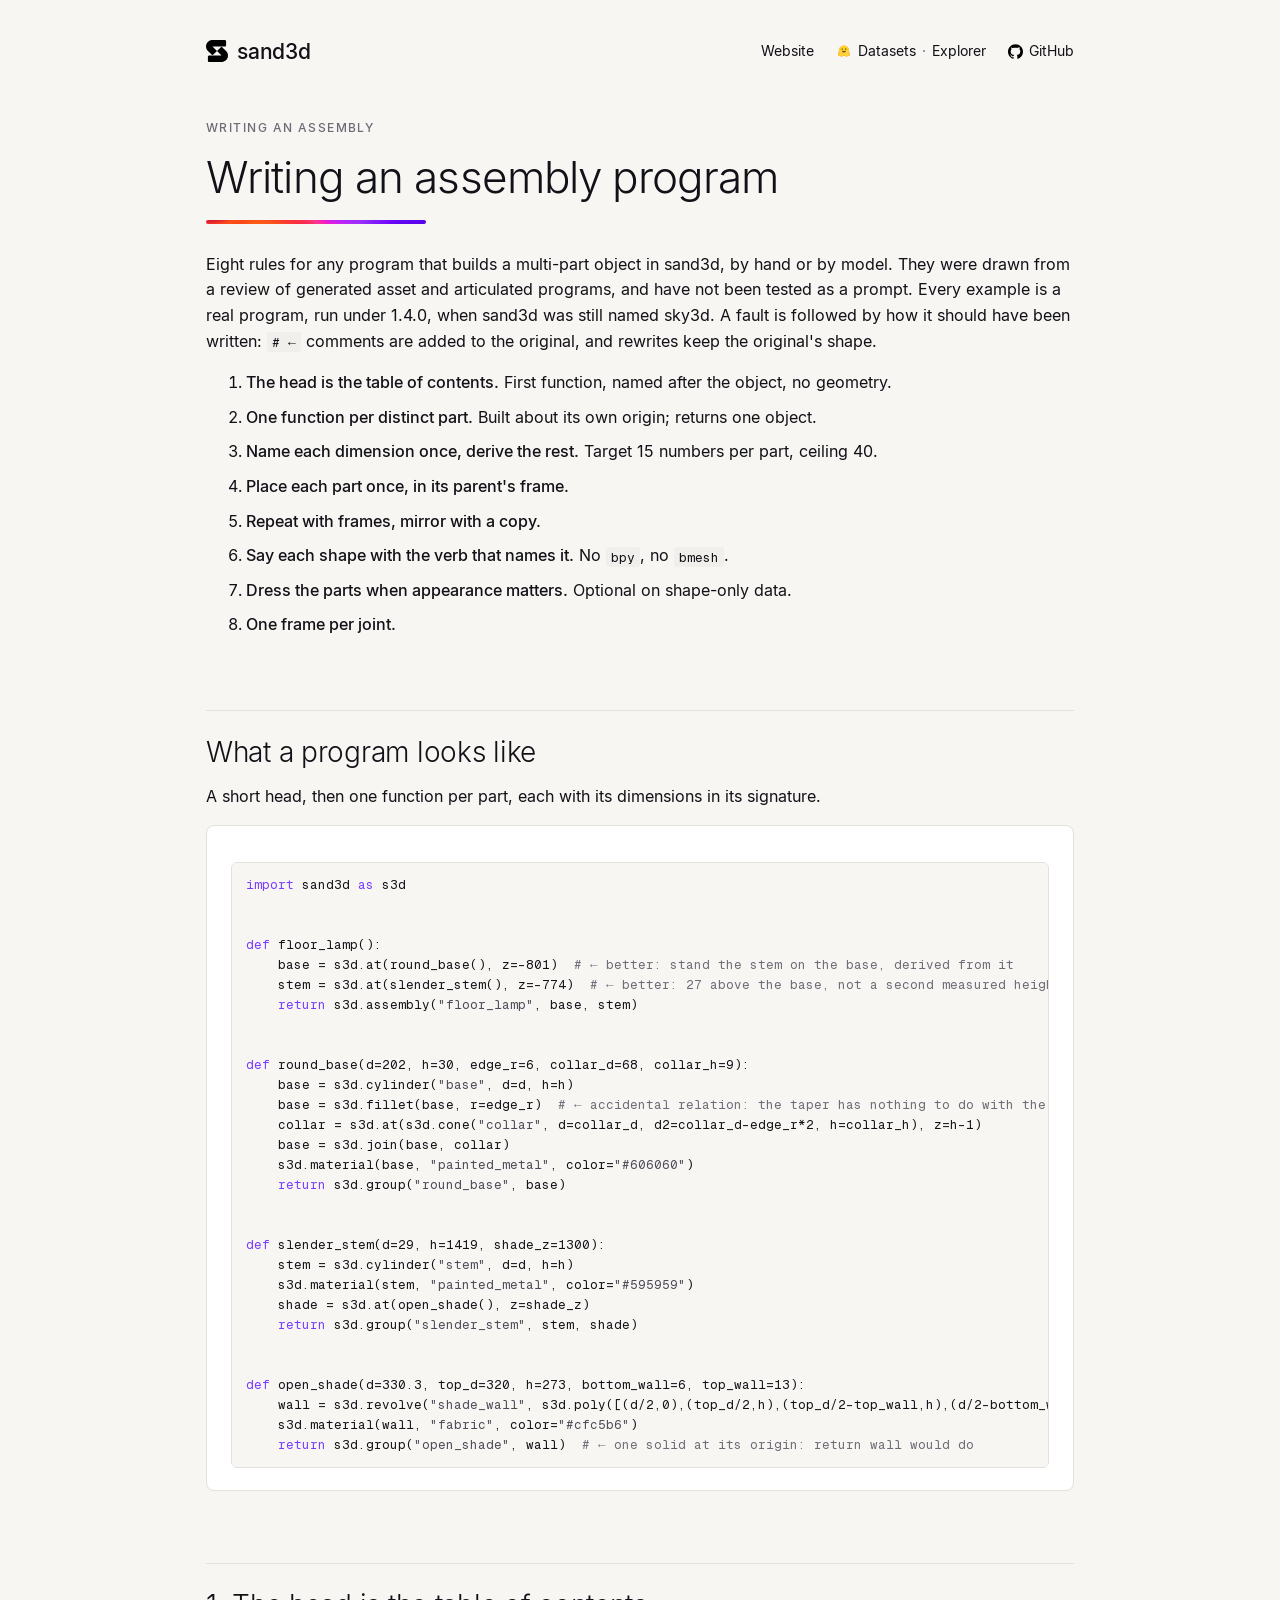
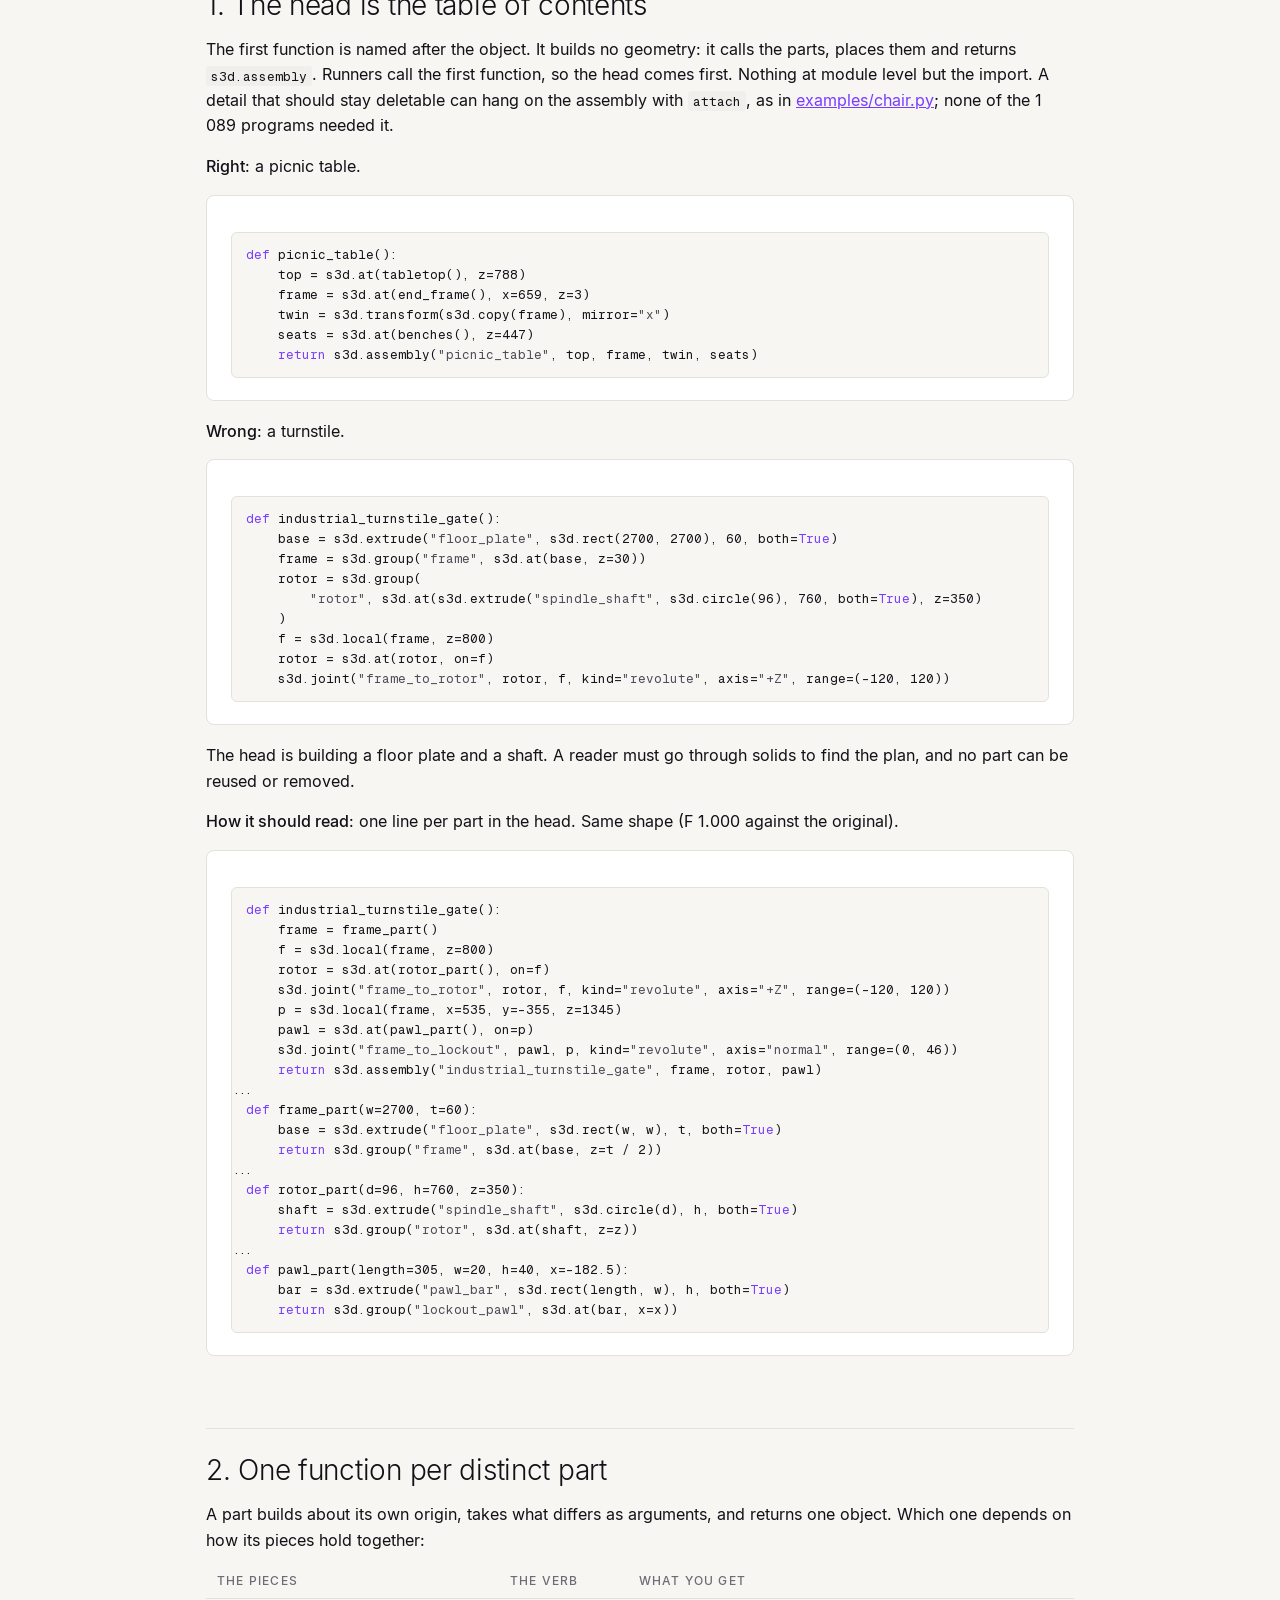
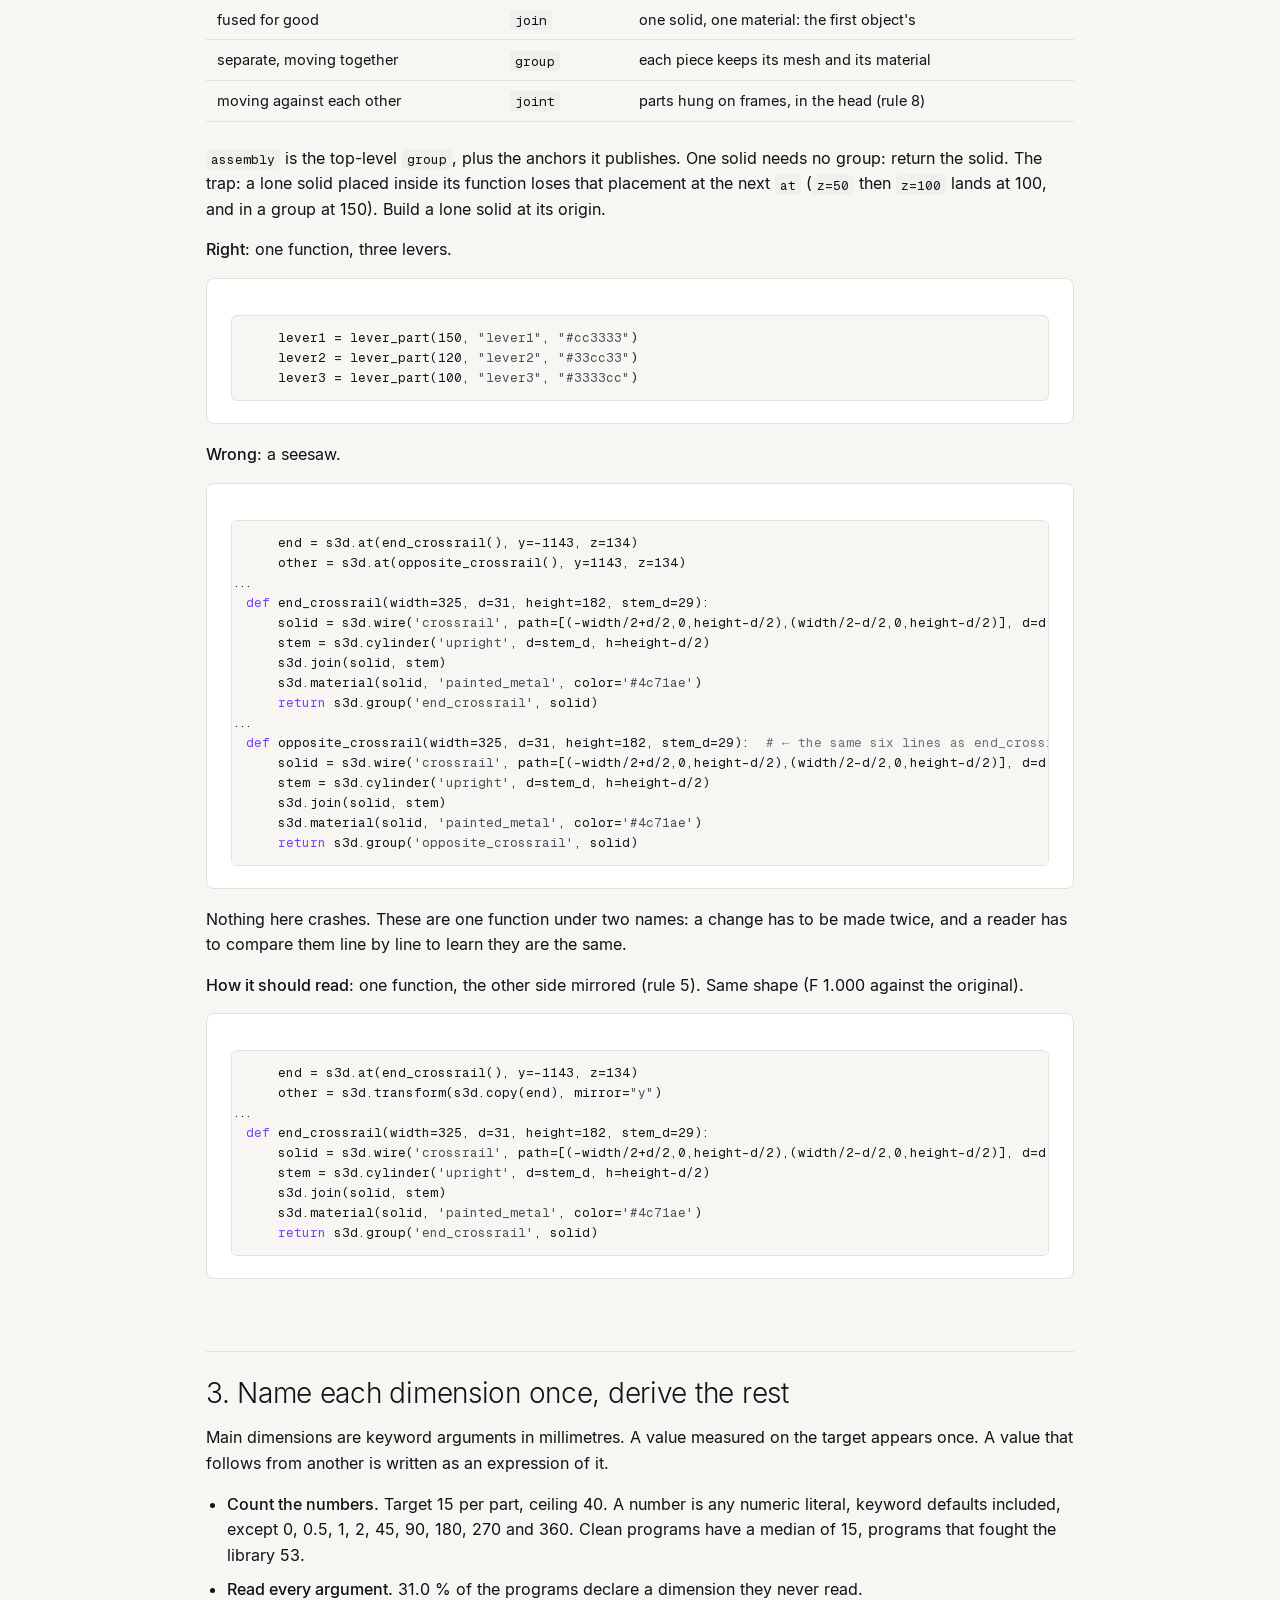
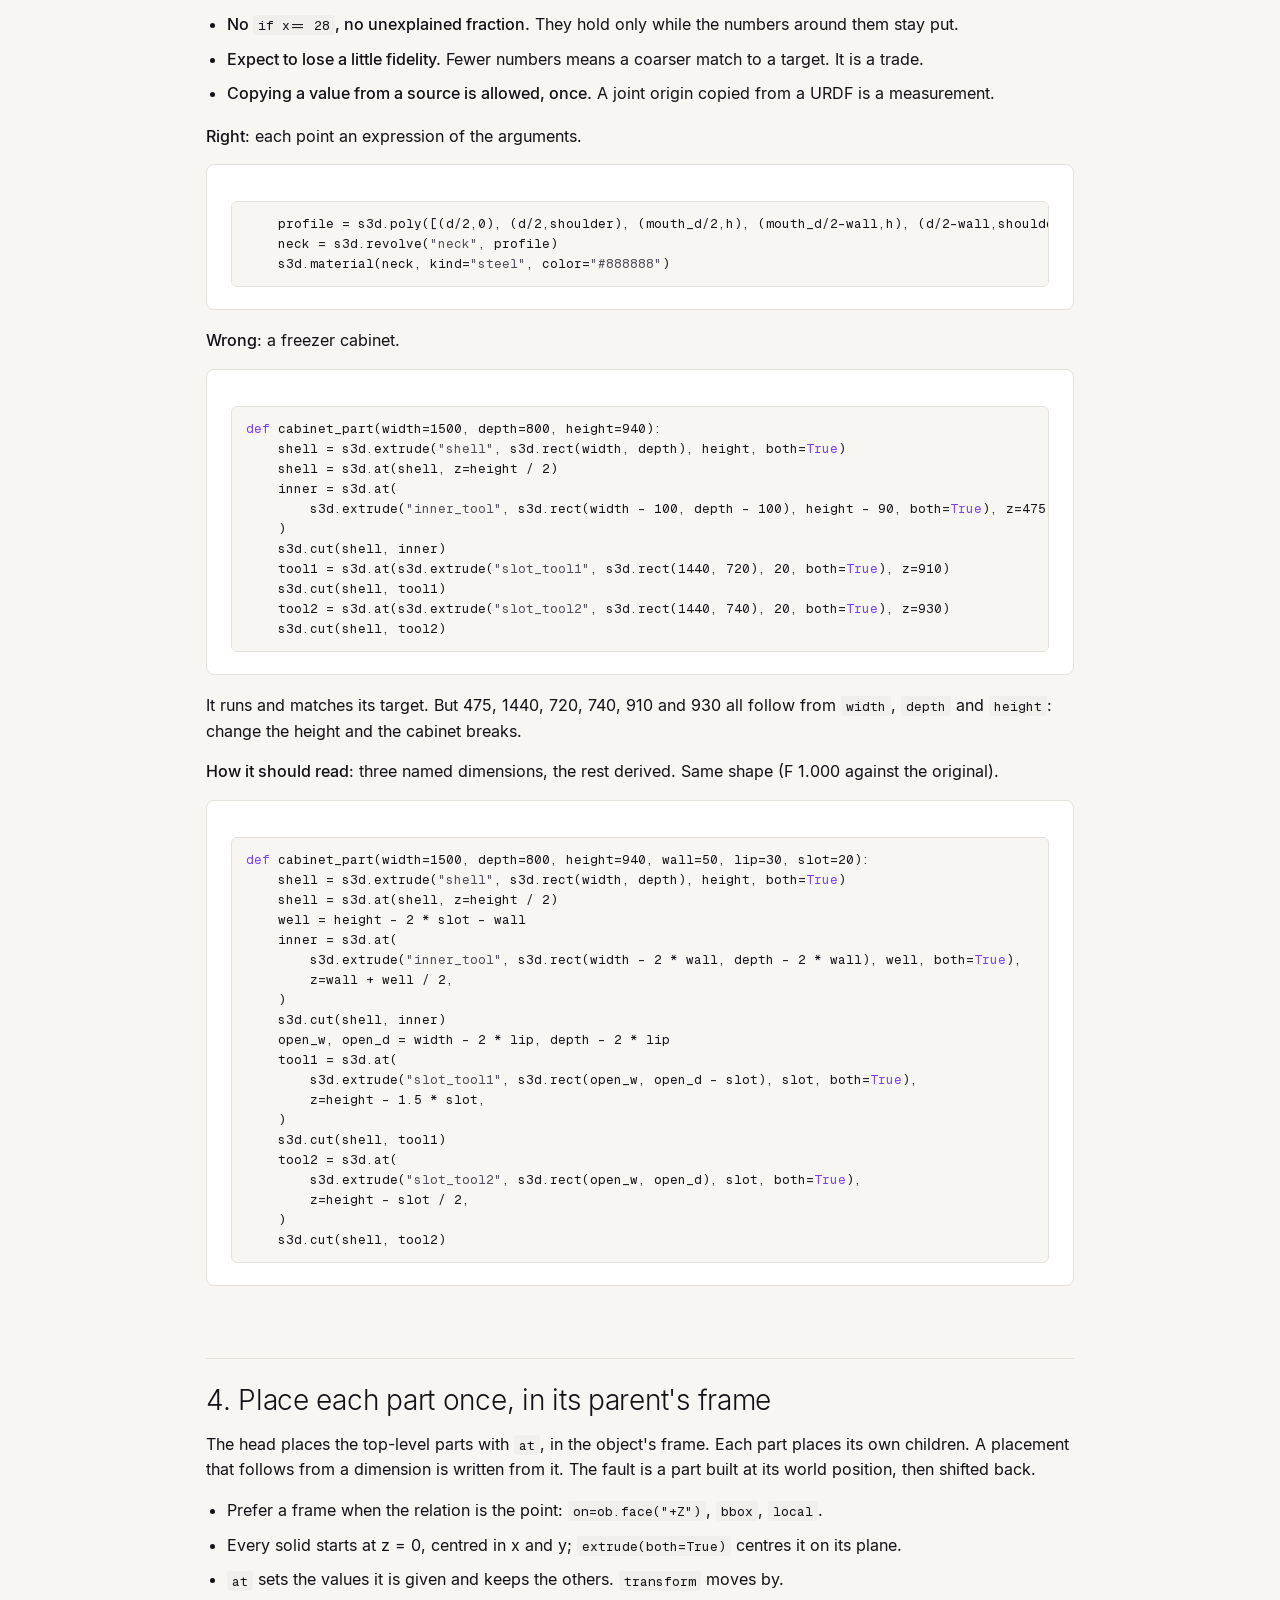
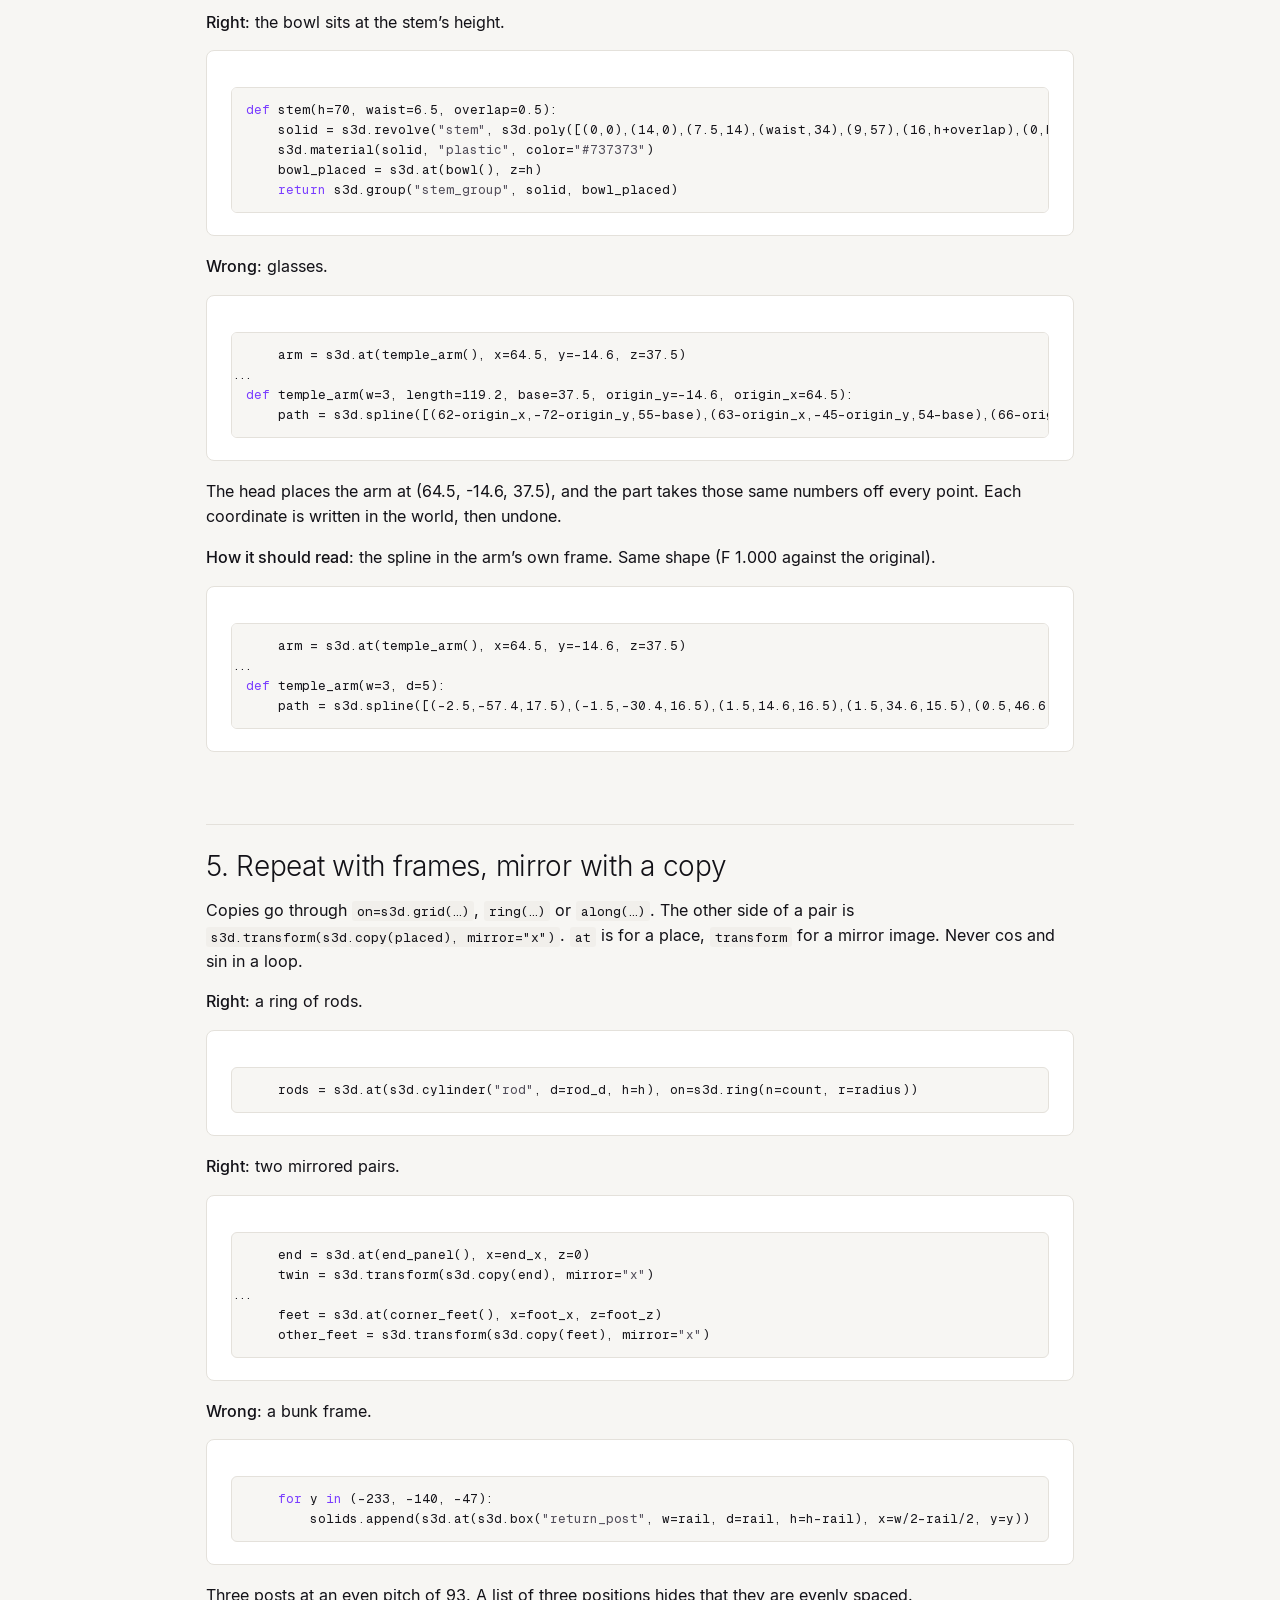
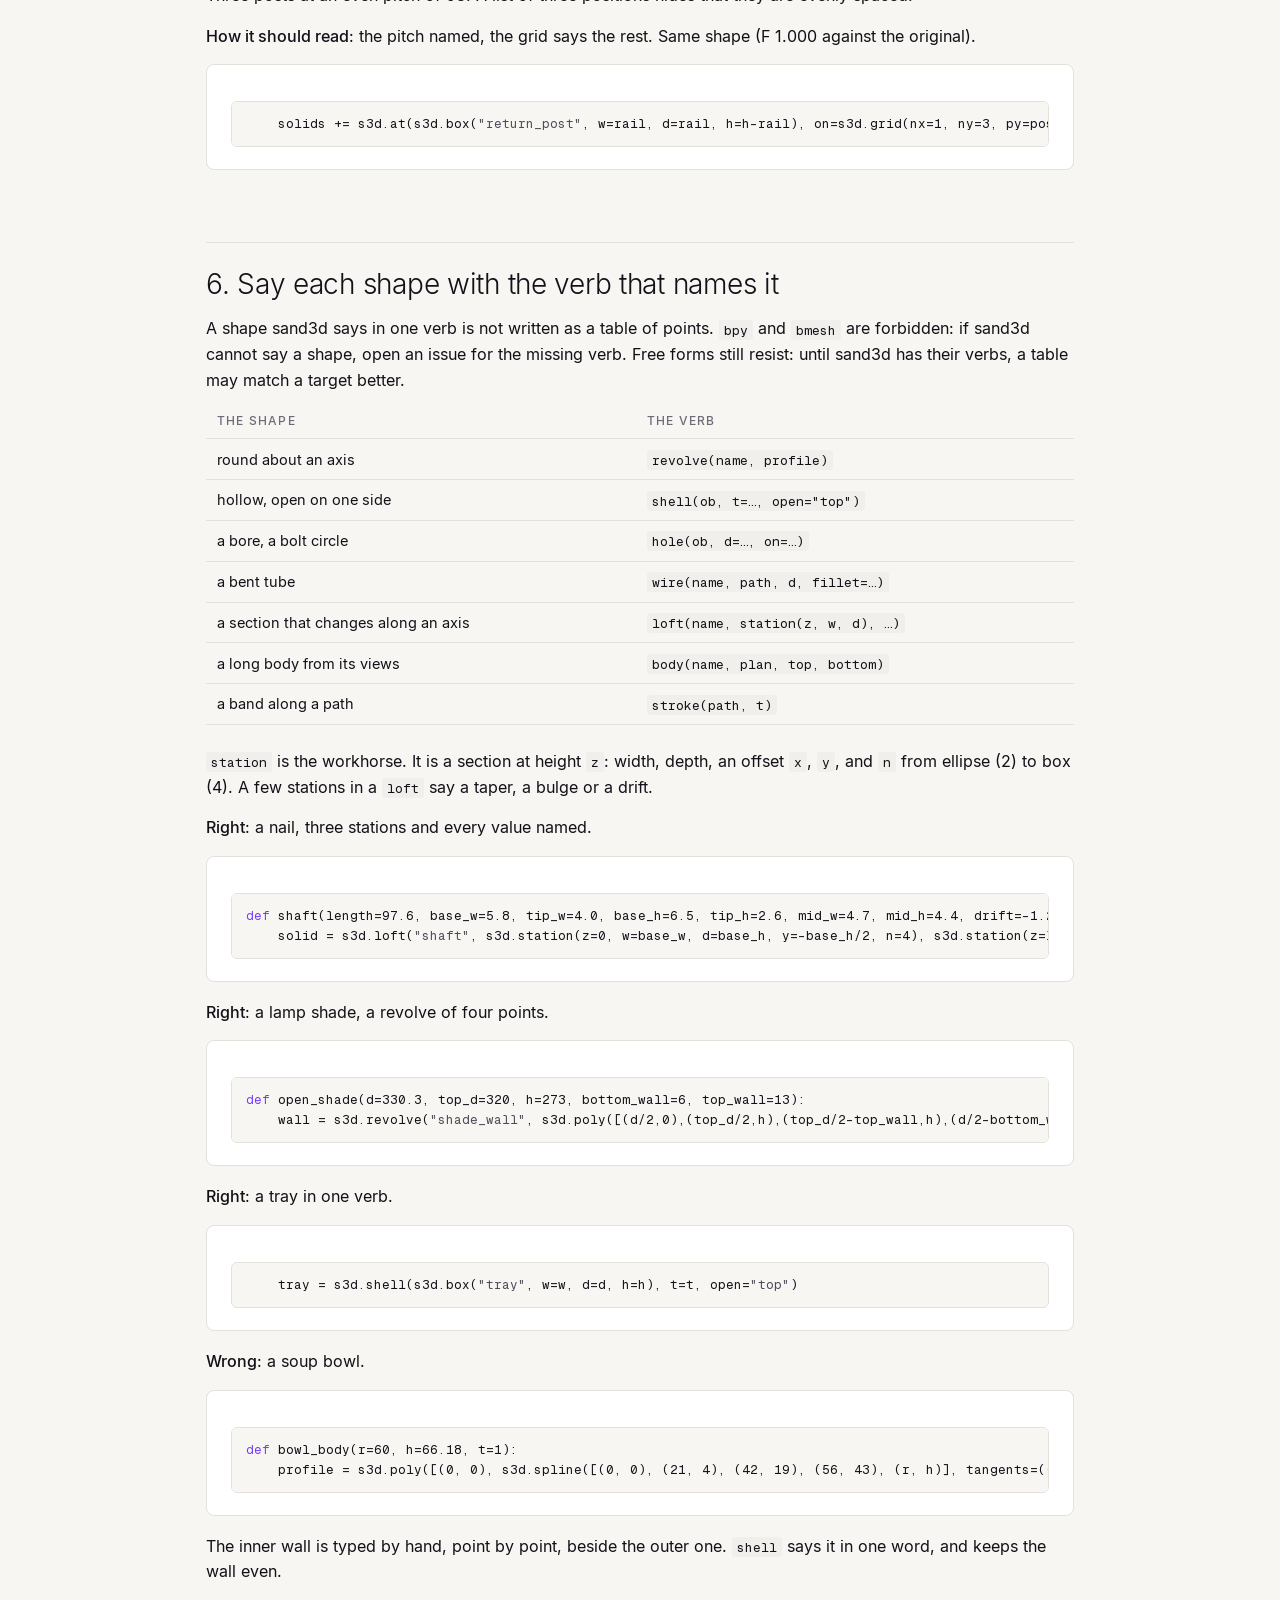
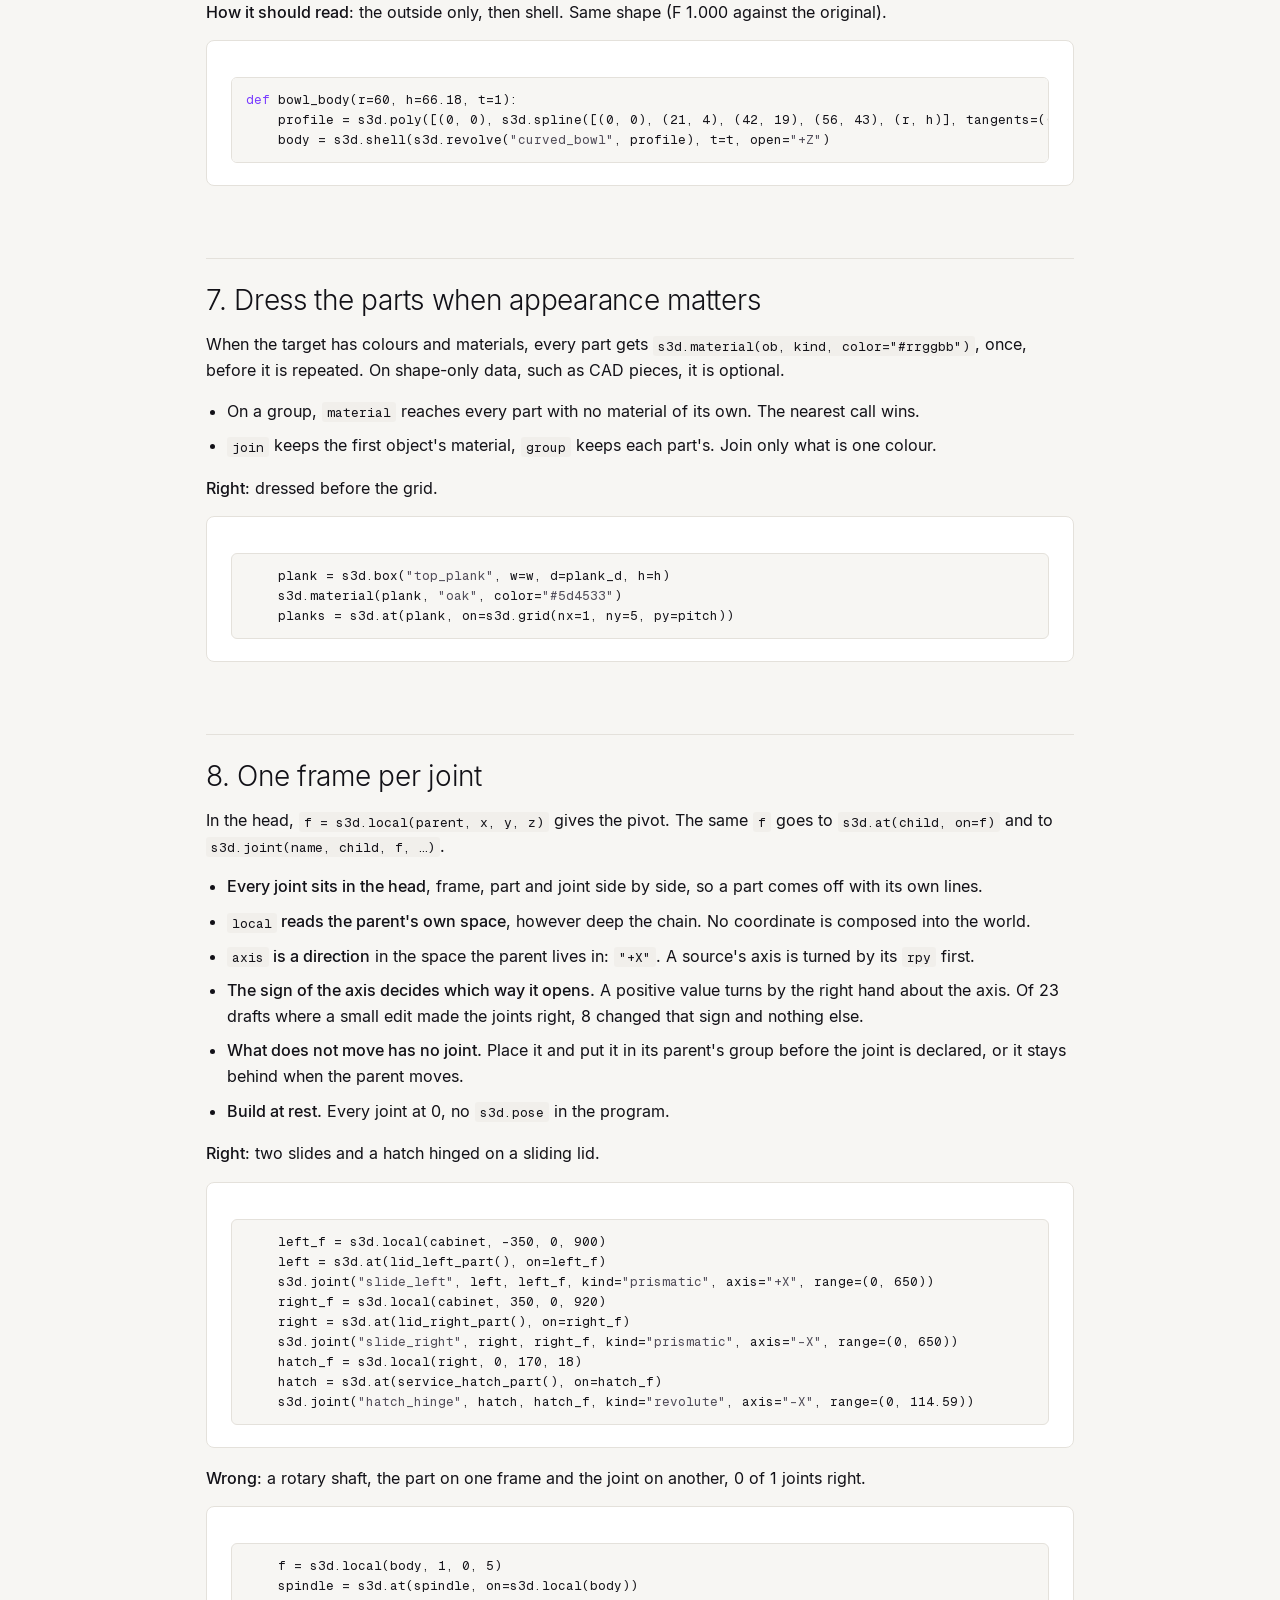
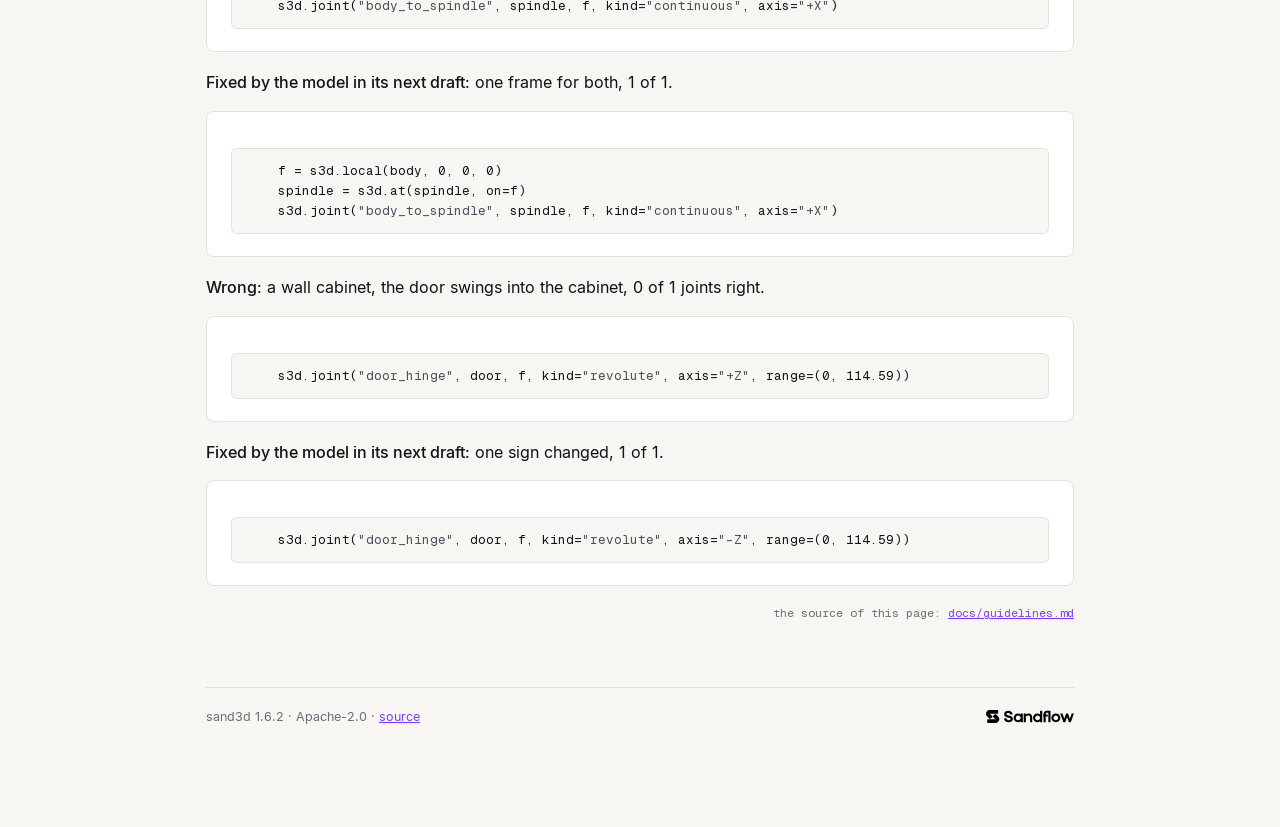
<file: site/guidelines.html>
<!DOCTYPE html>
<html lang="en"><head><meta charset="utf-8">
<meta name="viewport" content="width=device-width, initial-scale=1">
<title>sand3d: writing an assembly program</title>
<meta name="description" content="3D modeling in Python, built for LLMs.">
<link rel="icon" href="assets/sandflow-symbol-black.svg">
<link rel="stylesheet" href="assets/site.css">
</head><body><div class="page">
<div class="nav"><a class="titre" href="index.html"><img src="assets/sandflow-symbol-black.svg" alt="">sand3d</a><nav><a href="https://sandflow.ai/sand3d/">Website</a><span class="hfg"><img src="assets/hf-logo.svg" alt="Hugging Face"><a href="https://huggingface.co/collections/Sandflow/sand3d-6aec268fbdcd3bc174236168">Datasets</a><span class="sep">·</span><a href="https://huggingface.co/spaces/Sandflow/sand3d-explorer">Explorer</a></span><a class="gh" href="https://github.com/Sandflow-ai/sand3d"><img src="assets/github.svg" alt="">GitHub</a></nav></div>

<p class="repere">Writing an assembly</p>
<h1>Writing an assembly program</h1>
<div class="bande"></div>
<p>Eight rules for any program that builds a multi-part object in sand3d, by hand or by model. They were drawn from a review of generated asset and articulated programs, and have not been tested as a prompt. Every example is a real program, run under 1.4.0, when sand3d was still named sky3d. A fault is followed by how it should have been written: <code># ←</code> comments are added to the original, and rewrites keep the original's shape.</p>
<ol><li><strong>The head is the table of contents.</strong> First function, named after the object, no geometry.</li><li><strong>One function per distinct part.</strong> Built about its own origin; returns one object.</li><li><strong>Name each dimension once, derive the rest.</strong> Target 15 numbers per part, ceiling 40.</li><li><strong>Place each part once, in its parent's frame.</strong></li><li><strong>Repeat with frames, mirror with a copy.</strong></li><li><strong>Say each shape with the verb that names it.</strong> No <code>bpy</code>, no <code>bmesh</code>.</li><li><strong>Dress the parts when appearance matters.</strong> Optional on shape-only data.</li><li><strong>One frame per joint.</strong></li></ol>
<h2 id="what-a-program-looks-like">What a program looks like</h2>
<p>A short head, then one function per part, each with its dimensions in its signature.</p>
<div class="fiche"><pre class="code"><span class="k">import</span> sand3d <span class="k">as</span> s3d


<span class="k">def</span> <span class="f">floor_lamp</span>():
    base = s3d.<span class="vb">at</span>(round_base(), z=-<span class="n">801</span>)  <span class="c"># ← better: stand the stem on the base, derived from it</span>
    stem = s3d.<span class="vb">at</span>(slender_stem(), z=-<span class="n">774</span>)  <span class="c"># ← better: 27 above the base, not a second measured height</span>
    <span class="k">return</span> s3d.<span class="vb">assembly</span>(<span class="s">&quot;floor_lamp&quot;</span>, base, stem)


<span class="k">def</span> <span class="f">round_base</span>(d=<span class="n">202</span>, h=<span class="n">30</span>, edge_r=<span class="n">6</span>, collar_d=<span class="n">68</span>, collar_h=<span class="n">9</span>):
    base = s3d.<span class="vb">cylinder</span>(<span class="s">&quot;base&quot;</span>, d=d, h=h)
    base = s3d.<span class="vb">fillet</span>(base, r=edge_r)  <span class="c"># ← accidental relation: the taper has nothing to do with the fillet</span>
    collar = s3d.<span class="vb">at</span>(s3d.<span class="vb">cone</span>(<span class="s">&quot;collar&quot;</span>, d=collar_d, d2=collar_d-edge_r*<span class="n">2</span>, h=collar_h), z=h-<span class="n">1</span>)
    base = s3d.<span class="vb">join</span>(base, collar)
    s3d.<span class="vb">material</span>(base, <span class="s">&quot;painted_metal&quot;</span>, color=<span class="s">&quot;#606060&quot;</span>)
    <span class="k">return</span> s3d.<span class="vb">group</span>(<span class="s">&quot;round_base&quot;</span>, base)


<span class="k">def</span> <span class="f">slender_stem</span>(d=<span class="n">29</span>, h=<span class="n">1419</span>, shade_z=<span class="n">1300</span>):
    stem = s3d.<span class="vb">cylinder</span>(<span class="s">&quot;stem&quot;</span>, d=d, h=h)
    s3d.<span class="vb">material</span>(stem, <span class="s">&quot;painted_metal&quot;</span>, color=<span class="s">&quot;#595959&quot;</span>)
    shade = s3d.<span class="vb">at</span>(open_shade(), z=shade_z)
    <span class="k">return</span> s3d.<span class="vb">group</span>(<span class="s">&quot;slender_stem&quot;</span>, stem, shade)


<span class="k">def</span> <span class="f">open_shade</span>(d=<span class="n">330.3</span>, top_d=<span class="n">320</span>, h=<span class="n">273</span>, bottom_wall=<span class="n">6</span>, top_wall=<span class="n">13</span>):
    wall = s3d.<span class="vb">revolve</span>(<span class="s">&quot;shade_wall&quot;</span>, s3d.<span class="vb">poly</span>([(d/<span class="n">2</span>,<span class="n">0</span>),(top_d/<span class="n">2</span>,h),(top_d/<span class="n">2</span>-top_wall,h),(d/<span class="n">2</span>-bottom_wall,<span class="n">0</span>)]))
    s3d.<span class="vb">material</span>(wall, <span class="s">&quot;fabric&quot;</span>, color=<span class="s">&quot;#cfc5b6&quot;</span>)
    <span class="k">return</span> s3d.<span class="vb">group</span>(<span class="s">&quot;open_shade&quot;</span>, wall)  <span class="c"># ← one solid at its origin: return wall would do</span></pre></div>
<h2 id="1-the-head-is-the-table-of-contents">1. The head is the table of contents</h2>
<p>The first function is named after the object. It builds no geometry: it calls the parts, places them and returns <code>s3d.assembly</code>. Runners call the first function, so the head comes first. Nothing at module level but the import. A detail that should stay deletable can hang on the assembly with <code>attach</code>, as in <a href="https://github.com/Sandflow-ai/sand3d/blob/main/docs/examples/chair.py">examples/chair.py</a>; none of the 1 089 programs needed it.</p>
<p><strong>Right</strong>: a picnic table.</p>
<div class="fiche"><pre class="code"><span class="k">def</span> <span class="f">picnic_table</span>():
    top = s3d.<span class="vb">at</span>(tabletop(), z=<span class="n">788</span>)
    frame = s3d.<span class="vb">at</span>(end_frame(), x=<span class="n">659</span>, z=<span class="n">3</span>)
    twin = s3d.<span class="vb">transform</span>(s3d.<span class="vb">copy</span>(frame), mirror=<span class="s">&quot;x&quot;</span>)
    seats = s3d.<span class="vb">at</span>(benches(), z=<span class="n">447</span>)
    <span class="k">return</span> s3d.<span class="vb">assembly</span>(<span class="s">&quot;picnic_table&quot;</span>, top, frame, twin, seats)</pre></div>
<p><strong>Wrong</strong>: a turnstile.</p>
<div class="fiche"><pre class="code"><span class="k">def</span> <span class="f">industrial_turnstile_gate</span>():
    base = s3d.<span class="vb">extrude</span>(<span class="s">&quot;floor_plate&quot;</span>, s3d.<span class="vb">rect</span>(<span class="n">2700</span>, <span class="n">2700</span>), <span class="n">60</span>, both=<span class="k">True</span>)
    frame = s3d.<span class="vb">group</span>(<span class="s">&quot;frame&quot;</span>, s3d.<span class="vb">at</span>(base, z=<span class="n">30</span>))
    rotor = s3d.<span class="vb">group</span>(
        <span class="s">&quot;rotor&quot;</span>, s3d.<span class="vb">at</span>(s3d.<span class="vb">extrude</span>(<span class="s">&quot;spindle_shaft&quot;</span>, s3d.<span class="vb">circle</span>(<span class="n">96</span>), <span class="n">760</span>, both=<span class="k">True</span>), z=<span class="n">350</span>)
    )
    f = s3d.<span class="vb">local</span>(frame, z=<span class="n">800</span>)
    rotor = s3d.<span class="vb">at</span>(rotor, on=f)
    s3d.<span class="vb">joint</span>(<span class="s">&quot;frame_to_rotor&quot;</span>, rotor, f, kind=<span class="s">&quot;revolute&quot;</span>, axis=<span class="s">&quot;+Z&quot;</span>, range=(-<span class="n">120</span>, <span class="n">120</span>))</pre></div>
<p>The head is building a floor plate and a shaft. A reader must go through solids to find the plan, and no part can be reused or removed.</p>
<p><strong>How it should read</strong>: one line per part in the head. Same shape (F 1.000 against the original).</p>
<div class="fiche"><pre class="code"><span class="k">def</span> <span class="f">industrial_turnstile_gate</span>():
    frame = frame_part()
    f = s3d.<span class="vb">local</span>(frame, z=<span class="n">800</span>)
    rotor = s3d.<span class="vb">at</span>(rotor_part(), on=f)
    s3d.<span class="vb">joint</span>(<span class="s">&quot;frame_to_rotor&quot;</span>, rotor, f, kind=<span class="s">&quot;revolute&quot;</span>, axis=<span class="s">&quot;+Z&quot;</span>, range=(-<span class="n">120</span>, <span class="n">120</span>))
    p = s3d.<span class="vb">local</span>(frame, x=<span class="n">535</span>, y=-<span class="n">355</span>, z=<span class="n">1345</span>)
    pawl = s3d.<span class="vb">at</span>(pawl_part(), on=p)
    s3d.<span class="vb">joint</span>(<span class="s">&quot;frame_to_lockout&quot;</span>, pawl, p, kind=<span class="s">&quot;revolute&quot;</span>, axis=<span class="s">&quot;normal&quot;</span>, range=(<span class="n">0</span>, <span class="n">46</span>))
    <span class="k">return</span> s3d.<span class="vb">assembly</span>(<span class="s">&quot;industrial_turnstile_gate&quot;</span>, frame, rotor, pawl)
...
<span class="k">def</span> <span class="f">frame_part</span>(w=<span class="n">2700</span>, t=<span class="n">60</span>):
    base = s3d.<span class="vb">extrude</span>(<span class="s">&quot;floor_plate&quot;</span>, s3d.<span class="vb">rect</span>(w, w), t, both=<span class="k">True</span>)
    <span class="k">return</span> s3d.<span class="vb">group</span>(<span class="s">&quot;frame&quot;</span>, s3d.<span class="vb">at</span>(base, z=t / <span class="n">2</span>))
...
<span class="k">def</span> <span class="f">rotor_part</span>(d=<span class="n">96</span>, h=<span class="n">760</span>, z=<span class="n">350</span>):
    shaft = s3d.<span class="vb">extrude</span>(<span class="s">&quot;spindle_shaft&quot;</span>, s3d.<span class="vb">circle</span>(d), h, both=<span class="k">True</span>)
    <span class="k">return</span> s3d.<span class="vb">group</span>(<span class="s">&quot;rotor&quot;</span>, s3d.<span class="vb">at</span>(shaft, z=z))
...
<span class="k">def</span> <span class="f">pawl_part</span>(length=<span class="n">305</span>, w=<span class="n">20</span>, h=<span class="n">40</span>, x=-<span class="n">182.5</span>):
    bar = s3d.<span class="vb">extrude</span>(<span class="s">&quot;pawl_bar&quot;</span>, s3d.<span class="vb">rect</span>(length, w), h, both=<span class="k">True</span>)
    <span class="k">return</span> s3d.<span class="vb">group</span>(<span class="s">&quot;lockout_pawl&quot;</span>, s3d.<span class="vb">at</span>(bar, x=x))</pre></div>
<h2 id="2-one-function-per-distinct-part">2. One function per distinct part</h2>
<p>A part builds about its own origin, takes what differs as arguments, and returns one object. Which one depends on how its pieces hold together:</p>
<div class="tablo"><table><tr><th>the pieces</th><th>the verb</th><th>what you get</th></tr><tr><td>fused for good</td><td><code>join</code></td><td>one solid, one material: the first object's</td></tr><tr><td>separate, moving together</td><td><code>group</code></td><td>each piece keeps its mesh and its material</td></tr><tr><td>moving against each other</td><td><code>joint</code></td><td>parts hung on frames, in the head (rule 8)</td></tr></table></div>
<p><code>assembly</code> is the top-level <code>group</code>, plus the anchors it publishes. One solid needs no group: return the solid. The trap: a lone solid placed inside its function loses that placement at the next <code>at</code> (<code>z=50</code> then <code>z=100</code> lands at 100, and in a group at 150). Build a lone solid at its origin.</p>
<p><strong>Right</strong>: one function, three levers.</p>
<div class="fiche"><pre class="code">    lever1 = lever_part(<span class="n">150</span>, <span class="s">&quot;lever1&quot;</span>, <span class="s">&quot;#cc3333&quot;</span>)
    lever2 = lever_part(<span class="n">120</span>, <span class="s">&quot;lever2&quot;</span>, <span class="s">&quot;#33cc33&quot;</span>)
    lever3 = lever_part(<span class="n">100</span>, <span class="s">&quot;lever3&quot;</span>, <span class="s">&quot;#3333cc&quot;</span>)</pre></div>
<p><strong>Wrong</strong>: a seesaw.</p>
<div class="fiche"><pre class="code">    end = s3d.<span class="vb">at</span>(end_crossrail(), y=-<span class="n">1143</span>, z=<span class="n">134</span>)
    other = s3d.<span class="vb">at</span>(opposite_crossrail(), y=<span class="n">1143</span>, z=<span class="n">134</span>)
...
<span class="k">def</span> <span class="f">end_crossrail</span>(width=<span class="n">325</span>, d=<span class="n">31</span>, height=<span class="n">182</span>, stem_d=<span class="n">29</span>):
    solid = s3d.<span class="vb">wire</span>(<span class="s">&#x27;crossrail&#x27;</span>, path=[(-width/<span class="n">2</span>+d/<span class="n">2</span>,<span class="n">0</span>,height-d/<span class="n">2</span>),(width/<span class="n">2</span>-d/<span class="n">2</span>,<span class="n">0</span>,height-d/<span class="n">2</span>)], d=d)
    stem = s3d.<span class="vb">cylinder</span>(<span class="s">&#x27;upright&#x27;</span>, d=stem_d, h=height-d/<span class="n">2</span>)
    s3d.<span class="vb">join</span>(solid, stem)
    s3d.<span class="vb">material</span>(solid, <span class="s">&#x27;painted_metal&#x27;</span>, color=<span class="s">&#x27;#4c71ae&#x27;</span>)
    <span class="k">return</span> s3d.<span class="vb">group</span>(<span class="s">&#x27;end_crossrail&#x27;</span>, solid)
...
<span class="k">def</span> <span class="f">opposite_crossrail</span>(width=<span class="n">325</span>, d=<span class="n">31</span>, height=<span class="n">182</span>, stem_d=<span class="n">29</span>):  <span class="c"># ← the same six lines as end_crossrail</span>
    solid = s3d.<span class="vb">wire</span>(<span class="s">&#x27;crossrail&#x27;</span>, path=[(-width/<span class="n">2</span>+d/<span class="n">2</span>,<span class="n">0</span>,height-d/<span class="n">2</span>),(width/<span class="n">2</span>-d/<span class="n">2</span>,<span class="n">0</span>,height-d/<span class="n">2</span>)], d=d)
    stem = s3d.<span class="vb">cylinder</span>(<span class="s">&#x27;upright&#x27;</span>, d=stem_d, h=height-d/<span class="n">2</span>)
    s3d.<span class="vb">join</span>(solid, stem)
    s3d.<span class="vb">material</span>(solid, <span class="s">&#x27;painted_metal&#x27;</span>, color=<span class="s">&#x27;#4c71ae&#x27;</span>)
    <span class="k">return</span> s3d.<span class="vb">group</span>(<span class="s">&#x27;opposite_crossrail&#x27;</span>, solid)</pre></div>
<p>Nothing here crashes. These are one function under two names: a change has to be made twice, and a reader has to compare them line by line to learn they are the same.</p>
<p><strong>How it should read</strong>: one function, the other side mirrored (rule 5). Same shape (F 1.000 against the original).</p>
<div class="fiche"><pre class="code">    end = s3d.<span class="vb">at</span>(end_crossrail(), y=-<span class="n">1143</span>, z=<span class="n">134</span>)
    other = s3d.<span class="vb">transform</span>(s3d.<span class="vb">copy</span>(end), mirror=<span class="s">&quot;y&quot;</span>)
...
<span class="k">def</span> <span class="f">end_crossrail</span>(width=<span class="n">325</span>, d=<span class="n">31</span>, height=<span class="n">182</span>, stem_d=<span class="n">29</span>):
    solid = s3d.<span class="vb">wire</span>(<span class="s">&#x27;crossrail&#x27;</span>, path=[(-width/<span class="n">2</span>+d/<span class="n">2</span>,<span class="n">0</span>,height-d/<span class="n">2</span>),(width/<span class="n">2</span>-d/<span class="n">2</span>,<span class="n">0</span>,height-d/<span class="n">2</span>)], d=d)
    stem = s3d.<span class="vb">cylinder</span>(<span class="s">&#x27;upright&#x27;</span>, d=stem_d, h=height-d/<span class="n">2</span>)
    s3d.<span class="vb">join</span>(solid, stem)
    s3d.<span class="vb">material</span>(solid, <span class="s">&#x27;painted_metal&#x27;</span>, color=<span class="s">&#x27;#4c71ae&#x27;</span>)
    <span class="k">return</span> s3d.<span class="vb">group</span>(<span class="s">&#x27;end_crossrail&#x27;</span>, solid)</pre></div>
<h2 id="3-name-each-dimension-once-derive-the-rest">3. Name each dimension once, derive the rest</h2>
<p>Main dimensions are keyword arguments in millimetres. A value measured on the target appears once. A value that follows from another is written as an expression of it.</p>
<ul><li><strong>Count the numbers.</strong> Target 15 per part, ceiling 40. A number is any numeric literal, keyword defaults included, except 0, 0.5, 1, 2, 45, 90, 180, 270 and 360. Clean programs have a median of 15, programs that fought the library 53.</li><li><strong>Read every argument.</strong> 31.0 % of the programs declare a dimension they never read.</li><li><strong>No <code>if x == 28</code>, no unexplained fraction.</strong> They hold only while the numbers around them stay put.</li><li><strong>Expect to lose a little fidelity.</strong> Fewer numbers means a coarser match to a target. It is a trade.</li><li><strong>Copying a value from a source is allowed, once.</strong> A joint origin copied from a URDF is a measurement.</li></ul>
<p><strong>Right</strong>: each point an expression of the arguments.</p>
<div class="fiche"><pre class="code">    profile = s3d.<span class="vb">poly</span>([(d/<span class="n">2</span>,<span class="n">0</span>), (d/<span class="n">2</span>,shoulder), (mouth_d/<span class="n">2</span>,h), (mouth_d/<span class="n">2</span>-wall,h), (d/<span class="n">2</span>-wall,shoulder), (d/<span class="n">2</span>-wall,<span class="n">0</span>)])
    neck = s3d.<span class="vb">revolve</span>(<span class="s">&quot;neck&quot;</span>, profile)
    s3d.<span class="vb">material</span>(neck, kind=<span class="s">&quot;steel&quot;</span>, color=<span class="s">&quot;#888888&quot;</span>)</pre></div>
<p><strong>Wrong</strong>: a freezer cabinet.</p>
<div class="fiche"><pre class="code"><span class="k">def</span> <span class="f">cabinet_part</span>(width=<span class="n">1500</span>, depth=<span class="n">800</span>, height=<span class="n">940</span>):
    shell = s3d.<span class="vb">extrude</span>(<span class="s">&quot;shell&quot;</span>, s3d.<span class="vb">rect</span>(width, depth), height, both=<span class="k">True</span>)
    shell = s3d.<span class="vb">at</span>(shell, z=height / <span class="n">2</span>)
    inner = s3d.<span class="vb">at</span>(
        s3d.<span class="vb">extrude</span>(<span class="s">&quot;inner_tool&quot;</span>, s3d.<span class="vb">rect</span>(width - <span class="n">100</span>, depth - <span class="n">100</span>), height - <span class="n">90</span>, both=<span class="k">True</span>), z=<span class="n">475</span>
    )
    s3d.<span class="vb">cut</span>(shell, inner)
    tool1 = s3d.<span class="vb">at</span>(s3d.<span class="vb">extrude</span>(<span class="s">&quot;slot_tool1&quot;</span>, s3d.<span class="vb">rect</span>(<span class="n">1440</span>, <span class="n">720</span>), <span class="n">20</span>, both=<span class="k">True</span>), z=<span class="n">910</span>)
    s3d.<span class="vb">cut</span>(shell, tool1)
    tool2 = s3d.<span class="vb">at</span>(s3d.<span class="vb">extrude</span>(<span class="s">&quot;slot_tool2&quot;</span>, s3d.<span class="vb">rect</span>(<span class="n">1440</span>, <span class="n">740</span>), <span class="n">20</span>, both=<span class="k">True</span>), z=<span class="n">930</span>)
    s3d.<span class="vb">cut</span>(shell, tool2)</pre></div>
<p>It runs and matches its target. But 475, 1440, 720, 740, 910 and 930 all follow from <code>width</code>, <code>depth</code> and <code>height</code>: change the height and the cabinet breaks.</p>
<p><strong>How it should read</strong>: three named dimensions, the rest derived. Same shape (F 1.000 against the original).</p>
<div class="fiche"><pre class="code"><span class="k">def</span> <span class="f">cabinet_part</span>(width=<span class="n">1500</span>, depth=<span class="n">800</span>, height=<span class="n">940</span>, wall=<span class="n">50</span>, lip=<span class="n">30</span>, slot=<span class="n">20</span>):
    shell = s3d.<span class="vb">extrude</span>(<span class="s">&quot;shell&quot;</span>, s3d.<span class="vb">rect</span>(width, depth), height, both=<span class="k">True</span>)
    shell = s3d.<span class="vb">at</span>(shell, z=height / <span class="n">2</span>)
    well = height - <span class="n">2</span> * slot - wall
    inner = s3d.<span class="vb">at</span>(
        s3d.<span class="vb">extrude</span>(<span class="s">&quot;inner_tool&quot;</span>, s3d.<span class="vb">rect</span>(width - <span class="n">2</span> * wall, depth - <span class="n">2</span> * wall), well, both=<span class="k">True</span>),
        z=wall + well / <span class="n">2</span>,
    )
    s3d.<span class="vb">cut</span>(shell, inner)
    open_w, open_d = width - <span class="n">2</span> * lip, depth - <span class="n">2</span> * lip
    tool1 = s3d.<span class="vb">at</span>(
        s3d.<span class="vb">extrude</span>(<span class="s">&quot;slot_tool1&quot;</span>, s3d.<span class="vb">rect</span>(open_w, open_d - slot), slot, both=<span class="k">True</span>),
        z=height - <span class="n">1.5</span> * slot,
    )
    s3d.<span class="vb">cut</span>(shell, tool1)
    tool2 = s3d.<span class="vb">at</span>(
        s3d.<span class="vb">extrude</span>(<span class="s">&quot;slot_tool2&quot;</span>, s3d.<span class="vb">rect</span>(open_w, open_d), slot, both=<span class="k">True</span>),
        z=height - slot / <span class="n">2</span>,
    )
    s3d.<span class="vb">cut</span>(shell, tool2)</pre></div>
<h2 id="4-place-each-part-once-in-its-parent-s-frame">4. Place each part once, in its parent's frame</h2>
<p>The head places the top-level parts with <code>at</code>, in the object's frame. Each part places its own children. A placement that follows from a dimension is written from it. The fault is a part built at its world position, then shifted back.</p>
<ul><li>Prefer a frame when the relation is the point: <code>on=ob.face(&quot;+Z&quot;)</code>, <code>bbox</code>, <code>local</code>.</li><li>Every solid starts at z = 0, centred in x and y; <code>extrude(both=True)</code> centres it on its plane.</li><li><code>at</code> sets the values it is given and keeps the others. <code>transform</code> moves by.</li></ul>
<p><strong>Right</strong>: the bowl sits at the stem’s height.</p>
<div class="fiche"><pre class="code"><span class="k">def</span> <span class="f">stem</span>(h=<span class="n">70</span>, waist=<span class="n">6.5</span>, overlap=<span class="n">0.5</span>):
    solid = s3d.<span class="vb">revolve</span>(<span class="s">&quot;stem&quot;</span>, s3d.<span class="vb">poly</span>([(<span class="n">0</span>,<span class="n">0</span>),(<span class="n">14</span>,<span class="n">0</span>),(<span class="n">7.5</span>,<span class="n">14</span>),(waist,<span class="n">34</span>),(<span class="n">9</span>,<span class="n">57</span>),(<span class="n">16</span>,h+overlap),(<span class="n">0</span>,h+overlap)]))
    s3d.<span class="vb">material</span>(solid, <span class="s">&quot;plastic&quot;</span>, color=<span class="s">&quot;#737373&quot;</span>)
    bowl_placed = s3d.<span class="vb">at</span>(bowl(), z=h)
    <span class="k">return</span> s3d.<span class="vb">group</span>(<span class="s">&quot;stem_group&quot;</span>, solid, bowl_placed)</pre></div>
<p><strong>Wrong</strong>: glasses.</p>
<div class="fiche"><pre class="code">    arm = s3d.<span class="vb">at</span>(temple_arm(), x=<span class="n">64.5</span>, y=-<span class="n">14.6</span>, z=<span class="n">37.5</span>)
...
<span class="k">def</span> <span class="f">temple_arm</span>(w=<span class="n">3</span>, length=<span class="n">119.2</span>, base=<span class="n">37.5</span>, origin_y=-<span class="n">14.6</span>, origin_x=<span class="n">64.5</span>):
    path = s3d.<span class="vb">spline</span>([(<span class="n">62</span>-origin_x,-<span class="n">72</span>-origin_y,<span class="n">55</span>-base),(<span class="n">63</span>-origin_x,-<span class="n">45</span>-origin_y,<span class="n">54</span>-base),(<span class="n">66</span>-origin_x,<span class="n">0</span>-origin_y,<span class="n">54</span>-base),(<span class="n">66</span>-origin_x,<span class="n">20</span>-origin_y,<span class="n">53</span>-base),(<span class="n">65</span>-origin_x,<span class="n">32</span>-origin_y,<span class="n">46</span>-base),(<span class="n">65</span>-origin_x,<span class="n">44</span>-origin_y,<span class="n">40</span>-base)])</pre></div>
<p>The head places the arm at (64.5, -14.6, 37.5), and the part takes those same numbers off every point. Each coordinate is written in the world, then undone.</p>
<p><strong>How it should read</strong>: the spline in the arm’s own frame. Same shape (F 1.000 against the original).</p>
<div class="fiche"><pre class="code">    arm = s3d.<span class="vb">at</span>(temple_arm(), x=<span class="n">64.5</span>, y=-<span class="n">14.6</span>, z=<span class="n">37.5</span>)
...
<span class="k">def</span> <span class="f">temple_arm</span>(w=<span class="n">3</span>, d=<span class="n">5</span>):
    path = s3d.<span class="vb">spline</span>([(-<span class="n">2.5</span>,-<span class="n">57.4</span>,<span class="n">17.5</span>),(-<span class="n">1.5</span>,-<span class="n">30.4</span>,<span class="n">16.5</span>),(<span class="n">1.5</span>,<span class="n">14.6</span>,<span class="n">16.5</span>),(<span class="n">1.5</span>,<span class="n">34.6</span>,<span class="n">15.5</span>),(<span class="n">0.5</span>,<span class="n">46.6</span>,<span class="n">8.5</span>),(<span class="n">0.5</span>,<span class="n">58.6</span>,<span class="n">2.5</span>)])</pre></div>
<h2 id="5-repeat-with-frames-mirror-with-a-copy">5. Repeat with frames, mirror with a copy</h2>
<p>Copies go through <code>on=s3d.grid(…)</code>, <code>ring(…)</code> or <code>along(…)</code>. The other side of a pair is <code>s3d.transform(s3d.copy(placed), mirror=&quot;x&quot;)</code>. <code>at</code> is for a place, <code>transform</code> for a mirror image. Never cos and sin in a loop.</p>
<p><strong>Right</strong>: a ring of rods.</p>
<div class="fiche"><pre class="code">    rods = s3d.<span class="vb">at</span>(s3d.<span class="vb">cylinder</span>(<span class="s">&quot;rod&quot;</span>, d=rod_d, h=h), on=s3d.<span class="vb">ring</span>(n=count, r=radius))</pre></div>
<p><strong>Right</strong>: two mirrored pairs.</p>
<div class="fiche"><pre class="code">    end = s3d.<span class="vb">at</span>(end_panel(), x=end_x, z=<span class="n">0</span>)
    twin = s3d.<span class="vb">transform</span>(s3d.<span class="vb">copy</span>(end), mirror=<span class="s">&quot;x&quot;</span>)
...
    feet = s3d.<span class="vb">at</span>(corner_feet(), x=foot_x, z=foot_z)
    other_feet = s3d.<span class="vb">transform</span>(s3d.<span class="vb">copy</span>(feet), mirror=<span class="s">&quot;x&quot;</span>)</pre></div>
<p><strong>Wrong</strong>: a bunk frame.</p>
<div class="fiche"><pre class="code">    <span class="k">for</span> y <span class="k">in</span> (-<span class="n">233</span>, -<span class="n">140</span>, -<span class="n">47</span>):
        solids.append(s3d.<span class="vb">at</span>(s3d.<span class="vb">box</span>(<span class="s">&quot;return_post&quot;</span>, w=rail, d=rail, h=h-rail), x=w/<span class="n">2</span>-rail/<span class="n">2</span>, y=y))</pre></div>
<p>Three posts at an even pitch of 93. A list of three positions hides that they are evenly spaced.</p>
<p><strong>How it should read</strong>: the pitch named, the grid says the rest. Same shape (F 1.000 against the original).</p>
<div class="fiche"><pre class="code">    solids += s3d.<span class="vb">at</span>(s3d.<span class="vb">box</span>(<span class="s">&quot;return_post&quot;</span>, w=rail, d=rail, h=h-rail), on=s3d.<span class="vb">grid</span>(nx=<span class="n">1</span>, ny=<span class="n">3</span>, py=post_pitch), x=w/<span class="n">2</span>-rail/<span class="n">2</span>, y=-<span class="n">140</span>)</pre></div>
<h2 id="6-say-each-shape-with-the-verb-that-names-it">6. Say each shape with the verb that names it</h2>
<p>A shape sand3d says in one verb is not written as a table of points. <code>bpy</code> and <code>bmesh</code> are forbidden: if sand3d cannot say a shape, open an issue for the missing verb. Free forms still resist: until sand3d has their verbs, a table may match a target better.</p>
<div class="tablo"><table><tr><th>the shape</th><th>the verb</th></tr><tr><td>round about an axis</td><td><code>revolve(name, profile)</code></td></tr><tr><td>hollow, open on one side</td><td><code>shell(ob, t=…, open=&quot;top&quot;)</code></td></tr><tr><td>a bore, a bolt circle</td><td><code>hole(ob, d=…, on=…)</code></td></tr><tr><td>a bent tube</td><td><code>wire(name, path, d, fillet=…)</code></td></tr><tr><td>a section that changes along an axis</td><td><code>loft(name, station(z, w, d), …)</code></td></tr><tr><td>a long body from its views</td><td><code>body(name, plan, top, bottom)</code></td></tr><tr><td>a band along a path</td><td><code>stroke(path, t)</code></td></tr></table></div>
<p><code>station</code> is the workhorse. It is a section at height <code>z</code>: width, depth, an offset <code>x</code>, <code>y</code>, and <code>n</code> from ellipse (2) to box (4). A few stations in a <code>loft</code> say a taper, a bulge or a drift.</p>
<p><strong>Right</strong>: a nail, three stations and every value named.</p>
<div class="fiche"><pre class="code"><span class="k">def</span> <span class="f">shaft</span>(length=<span class="n">97.6</span>, base_w=<span class="n">5.8</span>, tip_w=<span class="n">4.0</span>, base_h=<span class="n">6.5</span>, tip_h=<span class="n">2.6</span>, mid_w=<span class="n">4.7</span>, mid_h=<span class="n">4.4</span>, drift=-<span class="n">1.2</span>, rise=<span class="n">0.4</span>):
    solid = s3d.<span class="vb">loft</span>(<span class="s">&quot;shaft&quot;</span>, s3d.<span class="vb">station</span>(z=<span class="n">0</span>, w=base_w, d=base_h, y=-base_h/<span class="n">2</span>, n=<span class="n">4</span>), s3d.<span class="vb">station</span>(z=length/<span class="n">2</span>, w=mid_w, d=mid_h, x=drift, y=-mid_h/<span class="n">2</span>, n=<span class="n">4</span>), s3d.<span class="vb">station</span>(z=length, w=tip_w, d=tip_h, y=-tip_h/<span class="n">2</span>-rise, n=<span class="n">4</span>))</pre></div>
<p><strong>Right</strong>: a lamp shade, a revolve of four points.</p>
<div class="fiche"><pre class="code"><span class="k">def</span> <span class="f">open_shade</span>(d=<span class="n">330.3</span>, top_d=<span class="n">320</span>, h=<span class="n">273</span>, bottom_wall=<span class="n">6</span>, top_wall=<span class="n">13</span>):
    wall = s3d.<span class="vb">revolve</span>(<span class="s">&quot;shade_wall&quot;</span>, s3d.<span class="vb">poly</span>([(d/<span class="n">2</span>,<span class="n">0</span>),(top_d/<span class="n">2</span>,h),(top_d/<span class="n">2</span>-top_wall,h),(d/<span class="n">2</span>-bottom_wall,<span class="n">0</span>)]))</pre></div>
<p><strong>Right</strong>: a tray in one verb.</p>
<div class="fiche"><pre class="code">    tray = s3d.<span class="vb">shell</span>(s3d.<span class="vb">box</span>(<span class="s">&quot;tray&quot;</span>, w=w, d=d, h=h), t=t, open=<span class="s">&quot;top&quot;</span>)</pre></div>
<p><strong>Wrong</strong>: a soup bowl.</p>
<div class="fiche"><pre class="code"><span class="k">def</span> <span class="f">bowl_body</span>(r=<span class="n">60</span>, h=<span class="n">66.18</span>, t=<span class="n">1</span>):
    profile = s3d.<span class="vb">poly</span>([(<span class="n">0</span>, <span class="n">0</span>), s3d.<span class="vb">spline</span>([(<span class="n">0</span>, <span class="n">0</span>), (<span class="n">21</span>, <span class="n">4</span>), (<span class="n">42</span>, <span class="n">19</span>), (<span class="n">56</span>, <span class="n">43</span>), (r, h)], tangents=((<span class="n">1</span>, <span class="n">0</span>), (<span class="n">0</span>, <span class="n">1</span>))), (r-t, h), s3d.<span class="vb">spline</span>([(r-t, h), (<span class="n">54</span>, <span class="n">41</span>), (<span class="n">41</span>, <span class="n">19</span>), (<span class="n">21</span>, <span class="n">5</span>), (<span class="n">0</span>, t)], tangents=((<span class="n">0</span>, -<span class="n">1</span>), (-<span class="n">1</span>, <span class="n">0</span>)))])</pre></div>
<p>The inner wall is typed by hand, point by point, beside the outer one. <code>shell</code> says it in one word, and keeps the wall even.</p>
<p><strong>How it should read</strong>: the outside only, then shell. Same shape (F 1.000 against the original).</p>
<div class="fiche"><pre class="code"><span class="k">def</span> <span class="f">bowl_body</span>(r=<span class="n">60</span>, h=<span class="n">66.18</span>, t=<span class="n">1</span>):
    profile = s3d.<span class="vb">poly</span>([(<span class="n">0</span>, <span class="n">0</span>), s3d.<span class="vb">spline</span>([(<span class="n">0</span>, <span class="n">0</span>), (<span class="n">21</span>, <span class="n">4</span>), (<span class="n">42</span>, <span class="n">19</span>), (<span class="n">56</span>, <span class="n">43</span>), (r, h)], tangents=((<span class="n">1</span>, <span class="n">0</span>), (<span class="n">0</span>, <span class="n">1</span>))), (<span class="n">0</span>, h)])
    body = s3d.<span class="vb">shell</span>(s3d.<span class="vb">revolve</span>(<span class="s">&quot;curved_bowl&quot;</span>, profile), t=t, open=<span class="s">&quot;+Z&quot;</span>)</pre></div>
<h2 id="7-dress-the-parts-when-appearance-matters">7. Dress the parts when appearance matters</h2>
<p>When the target has colours and materials, every part gets <code>s3d.material(ob, kind, color=&quot;#rrggbb&quot;)</code>, once, before it is repeated. On shape-only data, such as CAD pieces, it is optional.</p>
<ul><li>On a group, <code>material</code> reaches every part with no material of its own. The nearest call wins.</li><li><code>join</code> keeps the first object's material, <code>group</code> keeps each part's. Join only what is one colour.</li></ul>
<p><strong>Right</strong>: dressed before the grid.</p>
<div class="fiche"><pre class="code">    plank = s3d.<span class="vb">box</span>(<span class="s">&quot;top_plank&quot;</span>, w=w, d=plank_d, h=h)
    s3d.<span class="vb">material</span>(plank, <span class="s">&quot;oak&quot;</span>, color=<span class="s">&quot;#5d4533&quot;</span>)
    planks = s3d.<span class="vb">at</span>(plank, on=s3d.<span class="vb">grid</span>(nx=<span class="n">1</span>, ny=<span class="n">5</span>, py=pitch))</pre></div>
<h2 id="8-one-frame-per-joint">8. One frame per joint</h2>
<p>In the head, <code>f = s3d.local(parent, x, y, z)</code> gives the pivot. The same <code>f</code> goes to <code>s3d.at(child, on=f)</code> and to <code>s3d.joint(name, child, f, …)</code>.</p>
<ul><li><strong>Every joint sits in the head</strong>, frame, part and joint side by side, so a part comes off with its own lines.</li><li><strong><code>local</code> reads the parent's own space</strong>, however deep the chain. No coordinate is composed into the world.</li><li><strong><code>axis</code> is a direction</strong> in the space the parent lives in: <code>&quot;+X&quot;</code>. A source's axis is turned by its <code>rpy</code> first.</li><li><strong>The sign of the axis decides which way it opens.</strong> A positive value turns by the right hand about the axis. Of 23 drafts where a small edit made the joints right, 8 changed that sign and nothing else.</li><li><strong>What does not move has no joint.</strong> Place it and put it in its parent's group before the joint is declared, or it stays behind when the parent moves.</li><li><strong>Build at rest.</strong> Every joint at 0, no <code>s3d.pose</code> in the program.</li></ul>
<p><strong>Right</strong>: two slides and a hatch hinged on a sliding lid.</p>
<div class="fiche"><pre class="code">    left_f = s3d.<span class="vb">local</span>(cabinet, -<span class="n">350</span>, <span class="n">0</span>, <span class="n">900</span>)
    left = s3d.<span class="vb">at</span>(lid_left_part(), on=left_f)
    s3d.<span class="vb">joint</span>(<span class="s">&quot;slide_left&quot;</span>, left, left_f, kind=<span class="s">&quot;prismatic&quot;</span>, axis=<span class="s">&quot;+X&quot;</span>, range=(<span class="n">0</span>, <span class="n">650</span>))
    right_f = s3d.<span class="vb">local</span>(cabinet, <span class="n">350</span>, <span class="n">0</span>, <span class="n">920</span>)
    right = s3d.<span class="vb">at</span>(lid_right_part(), on=right_f)
    s3d.<span class="vb">joint</span>(<span class="s">&quot;slide_right&quot;</span>, right, right_f, kind=<span class="s">&quot;prismatic&quot;</span>, axis=<span class="s">&quot;-X&quot;</span>, range=(<span class="n">0</span>, <span class="n">650</span>))
    hatch_f = s3d.<span class="vb">local</span>(right, <span class="n">0</span>, <span class="n">170</span>, <span class="n">18</span>)
    hatch = s3d.<span class="vb">at</span>(service_hatch_part(), on=hatch_f)
    s3d.<span class="vb">joint</span>(<span class="s">&quot;hatch_hinge&quot;</span>, hatch, hatch_f, kind=<span class="s">&quot;revolute&quot;</span>, axis=<span class="s">&quot;-X&quot;</span>, range=(<span class="n">0</span>, <span class="n">114.59</span>))</pre></div>
<p><strong>Wrong</strong>: a rotary shaft, the part on one frame and the joint on another, 0 of 1 joints right.</p>
<div class="fiche"><pre class="code">    f = s3d.<span class="vb">local</span>(body, <span class="n">1</span>, <span class="n">0</span>, <span class="n">5</span>)
    spindle = s3d.<span class="vb">at</span>(spindle, on=s3d.<span class="vb">local</span>(body))
    s3d.<span class="vb">joint</span>(<span class="s">&quot;body_to_spindle&quot;</span>, spindle, f, kind=<span class="s">&quot;continuous&quot;</span>, axis=<span class="s">&quot;+X&quot;</span>)</pre></div>
<p><strong>Fixed by the model in its next draft</strong>: one frame for both, 1 of 1.</p>
<div class="fiche"><pre class="code">    f = s3d.<span class="vb">local</span>(body, <span class="n">0</span>, <span class="n">0</span>, <span class="n">0</span>)
    spindle = s3d.<span class="vb">at</span>(spindle, on=f)
    s3d.<span class="vb">joint</span>(<span class="s">&quot;body_to_spindle&quot;</span>, spindle, f, kind=<span class="s">&quot;continuous&quot;</span>, axis=<span class="s">&quot;+X&quot;</span>)</pre></div>
<p><strong>Wrong</strong>: a wall cabinet, the door swings into the cabinet, 0 of 1 joints right.</p>
<div class="fiche"><pre class="code">    s3d.<span class="vb">joint</span>(<span class="s">&quot;door_hinge&quot;</span>, door, f, kind=<span class="s">&quot;revolute&quot;</span>, axis=<span class="s">&quot;+Z&quot;</span>, range=(<span class="n">0</span>, <span class="n">114.59</span>))</pre></div>
<p><strong>Fixed by the model in its next draft</strong>: one sign changed, 1 of 1.</p>
<div class="fiche"><pre class="code">    s3d.<span class="vb">joint</span>(<span class="s">&quot;door_hinge&quot;</span>, door, f, kind=<span class="s">&quot;revolute&quot;</span>, axis=<span class="s">&quot;-Z&quot;</span>, range=(<span class="n">0</span>, <span class="n">114.59</span>))</pre></div>
<p class="counts">the source of this page: <a href="https://github.com/Sandflow-ai/sand3d/blob/main/docs/guidelines.md">docs/guidelines.md</a></p>

<div class="fin"><span>sand3d 1.6.2 · Apache-2.0 · <a href="https://github.com/Sandflow-ai/sand3d">source</a></span>
<img src="assets/sandflow-signature.svg" alt="Sandflow"></div>
</div><script>
document.querySelectorAll("[data-copy]").forEach(b => b.addEventListener("click", () => {
  const text = document.getElementById(b.dataset.copy).textContent;
  navigator.clipboard.writeText(text).then(() => { const t = b.textContent; b.textContent = "Copied";
    setTimeout(() => b.textContent = t, 1400); });
}));
</script></body></html>
</file>
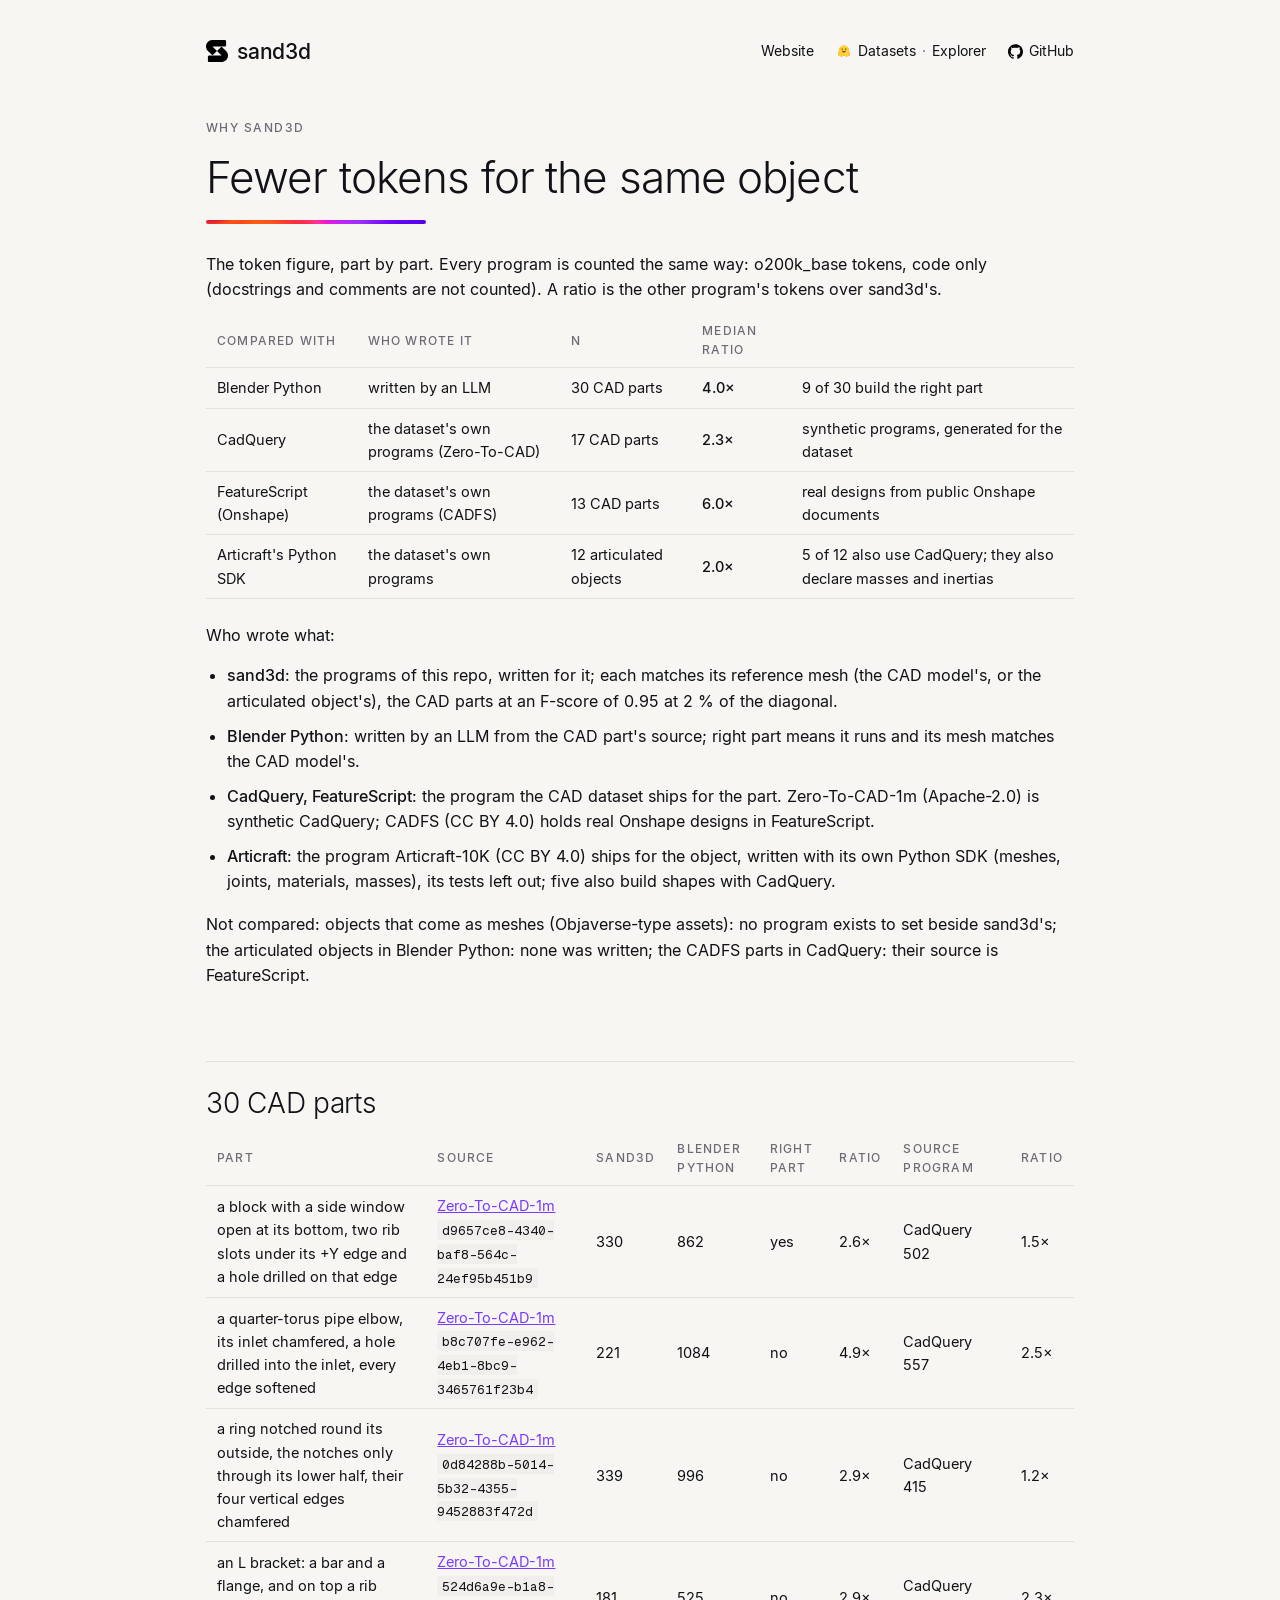
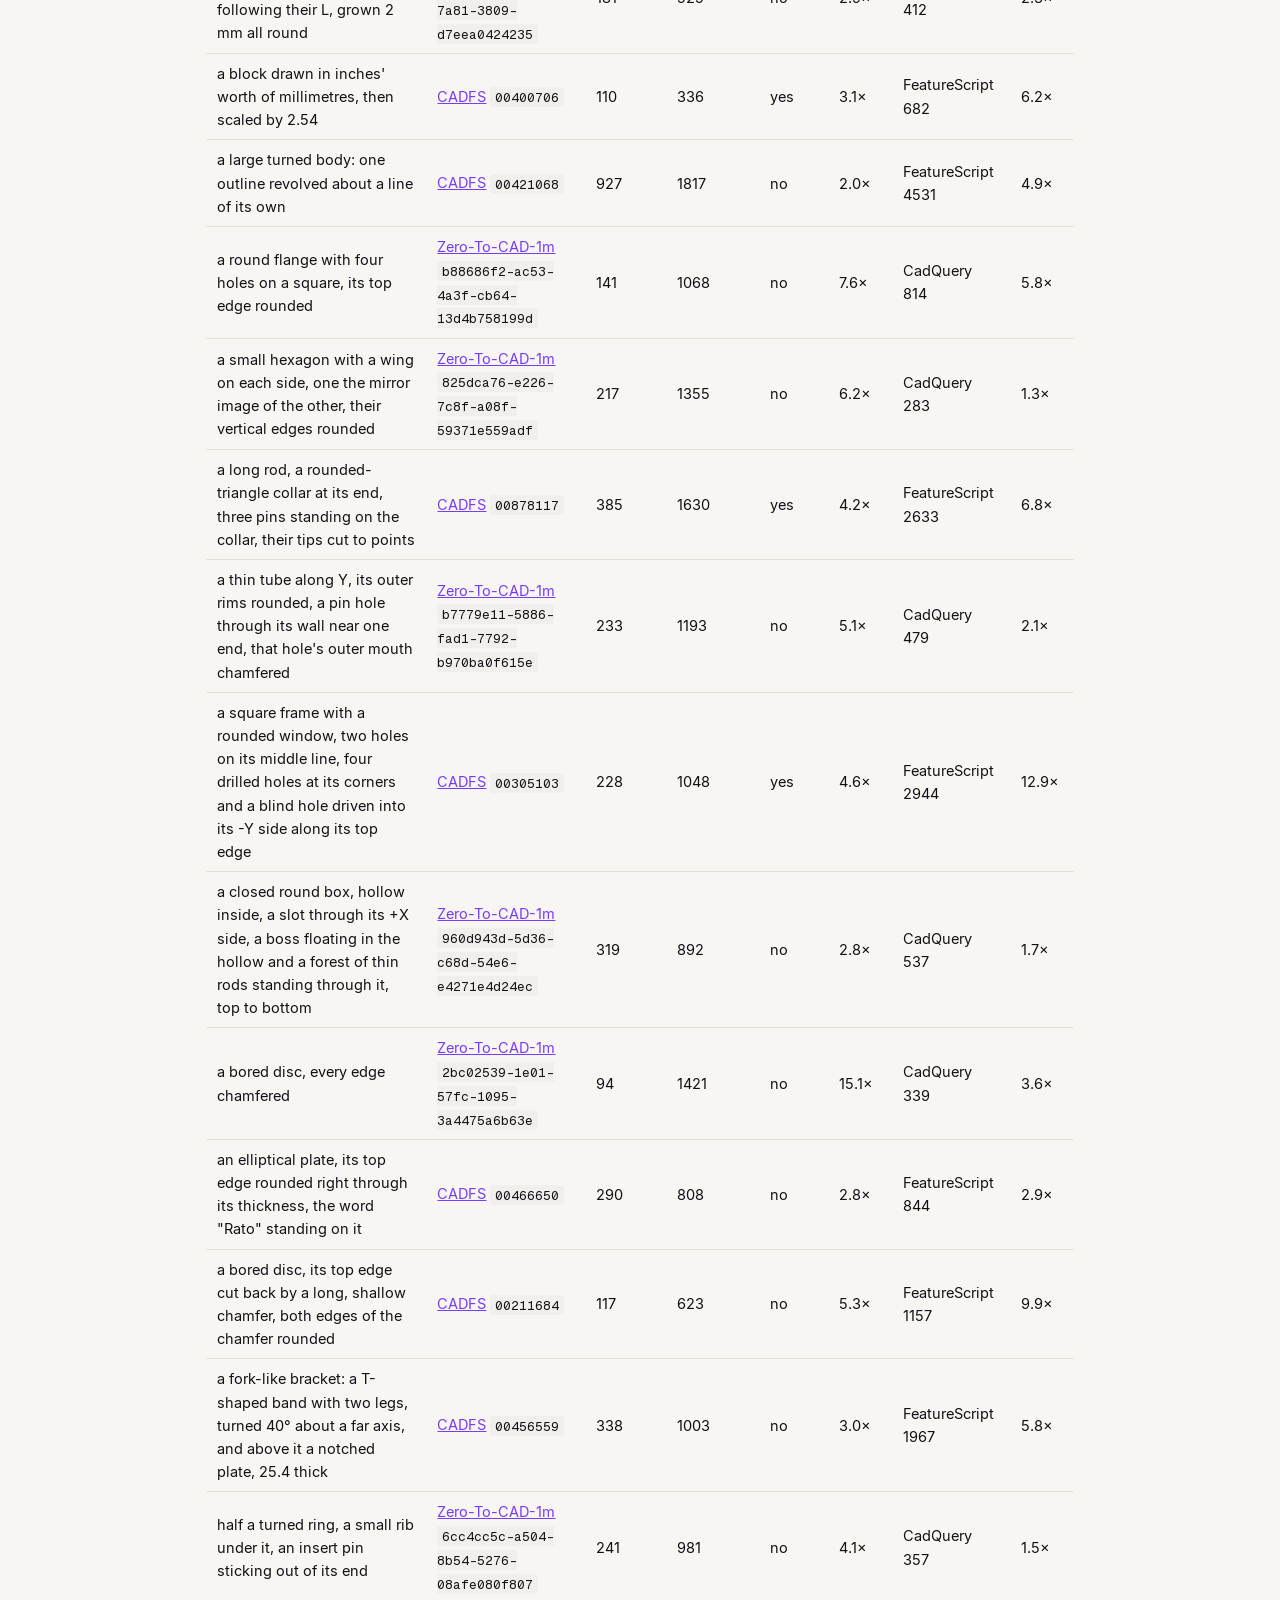
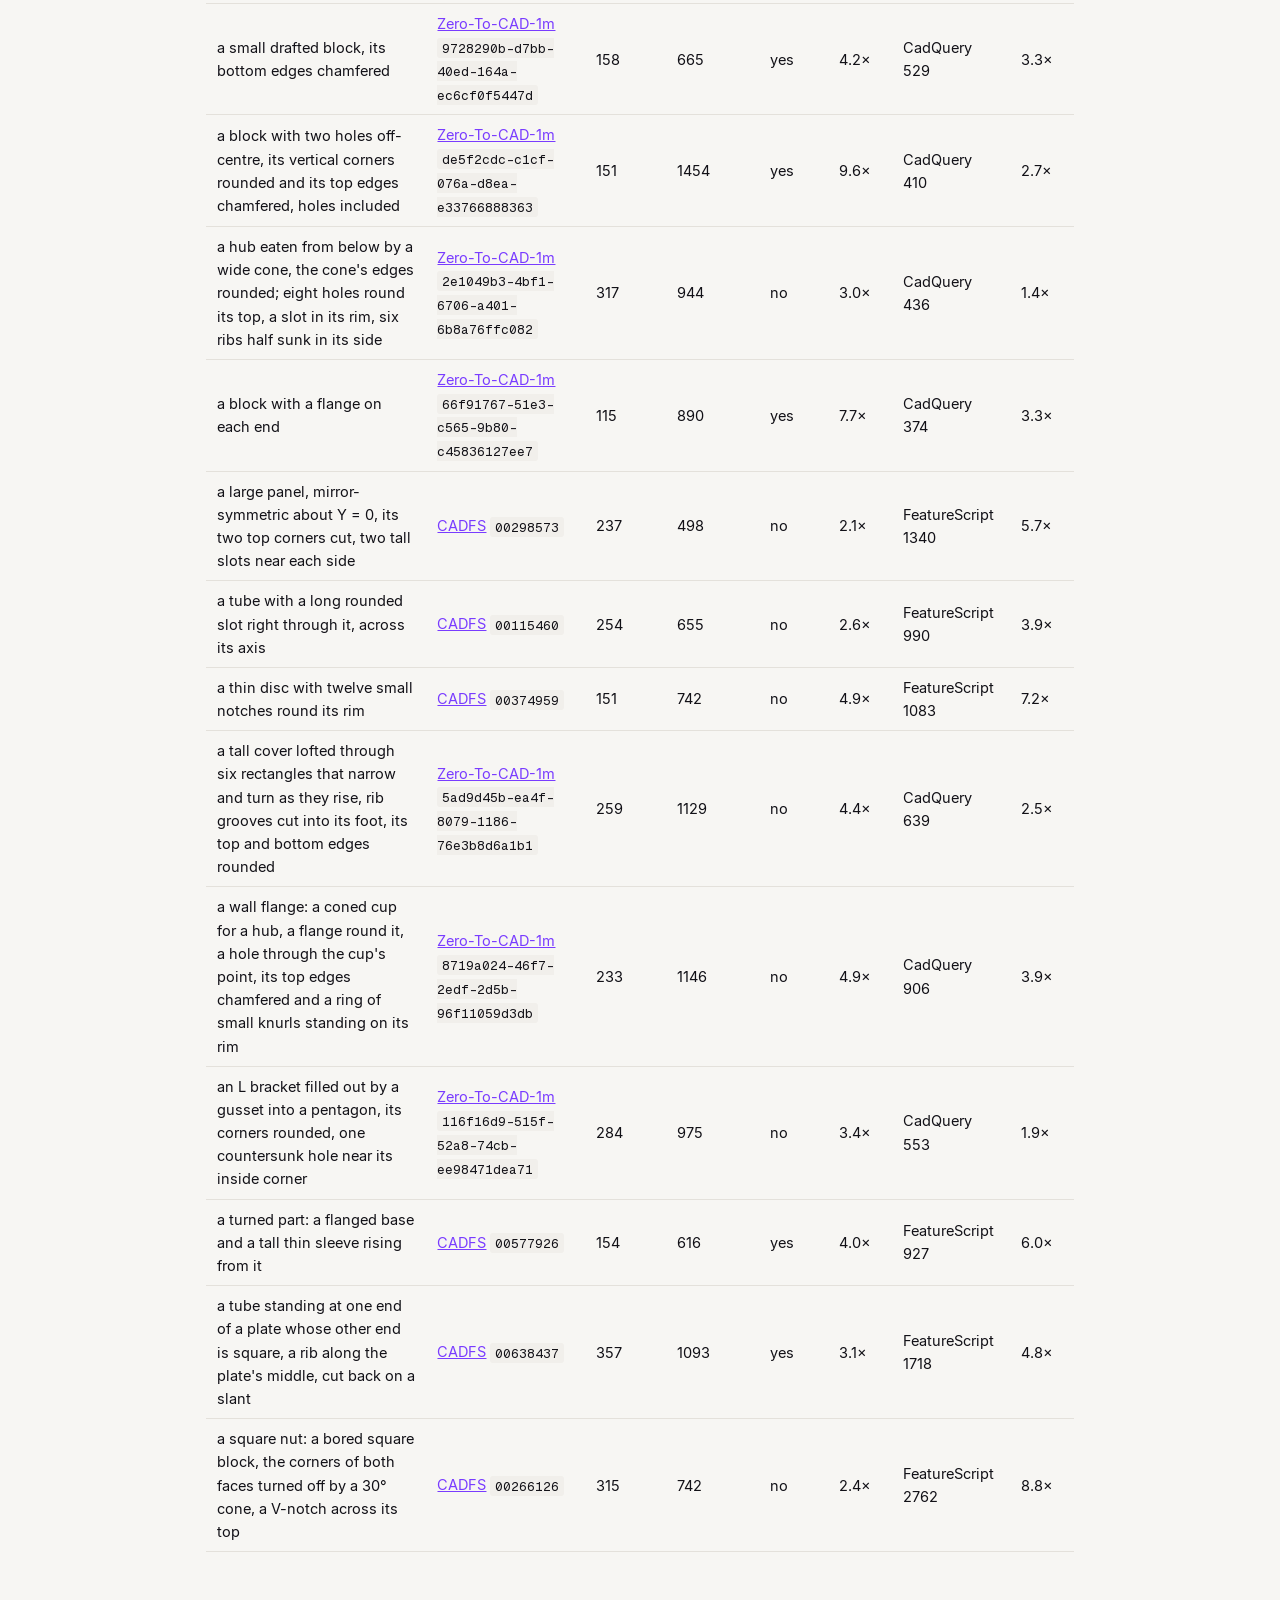
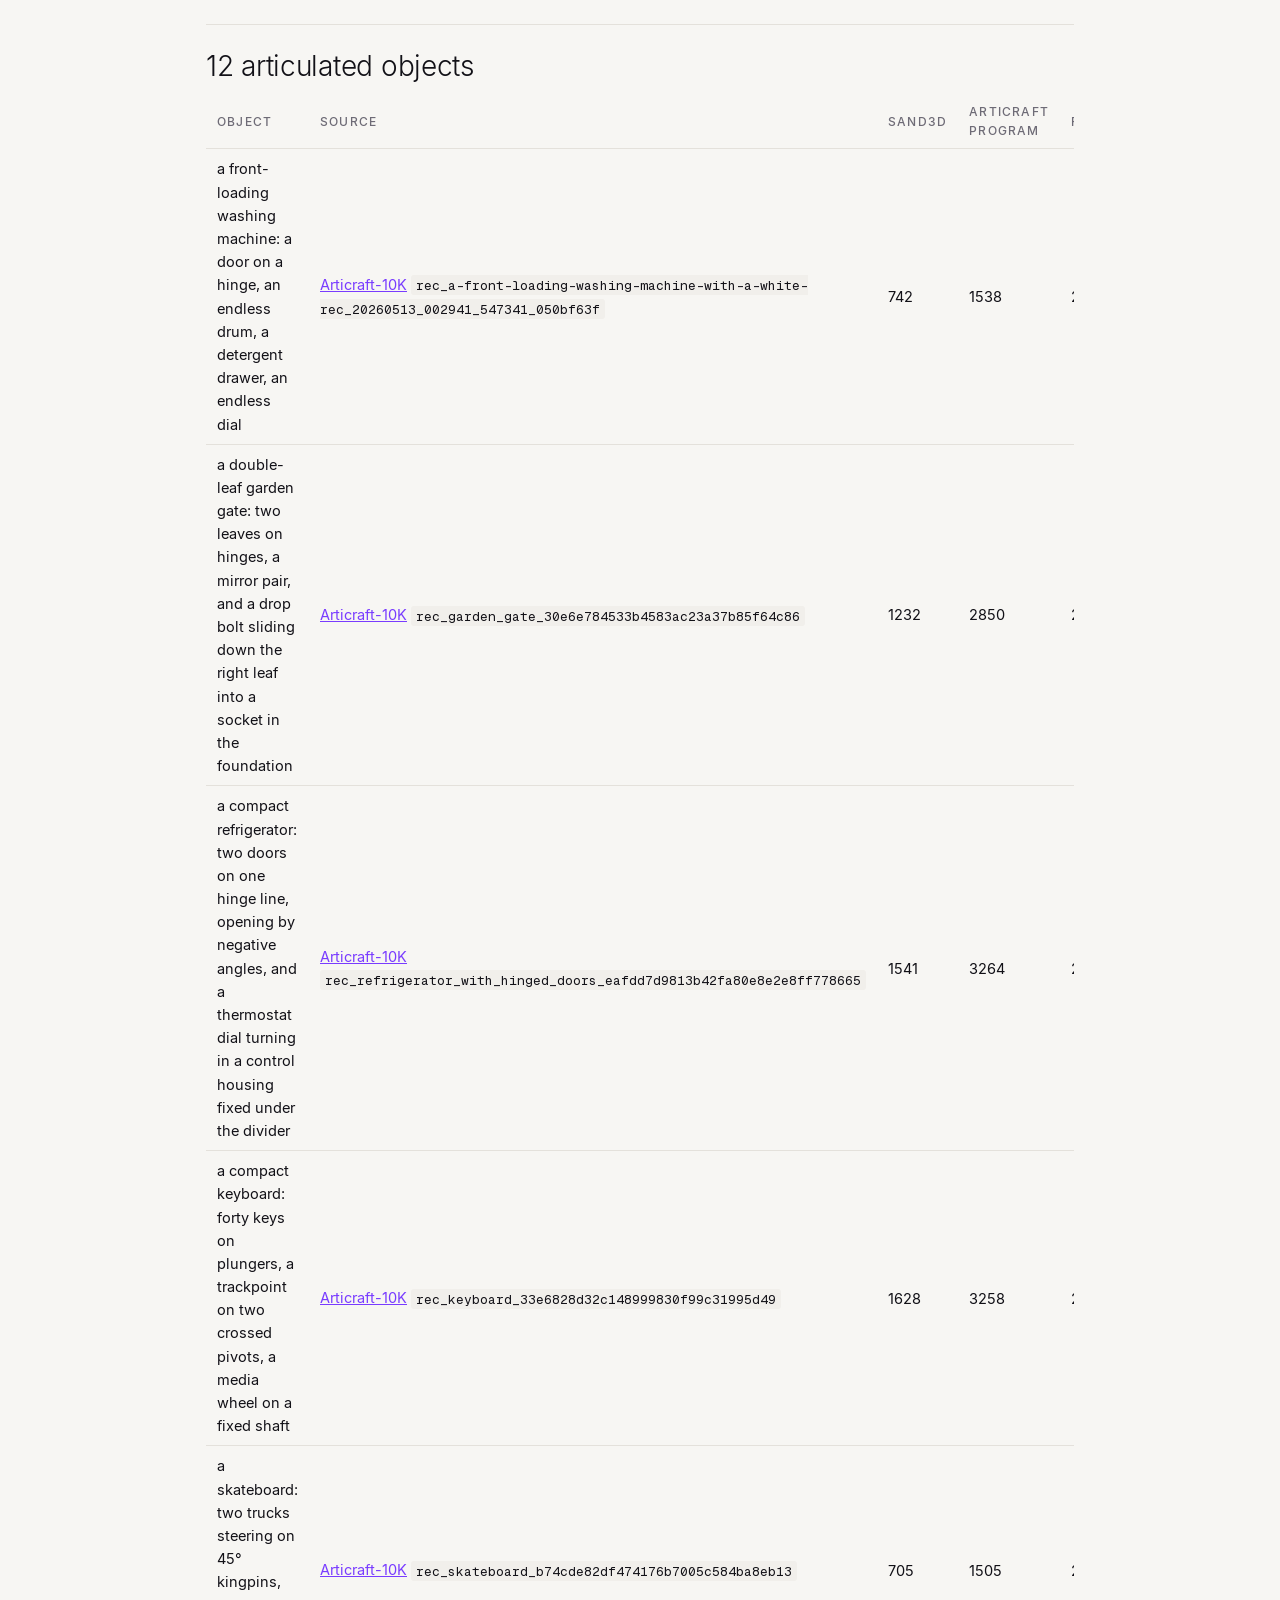
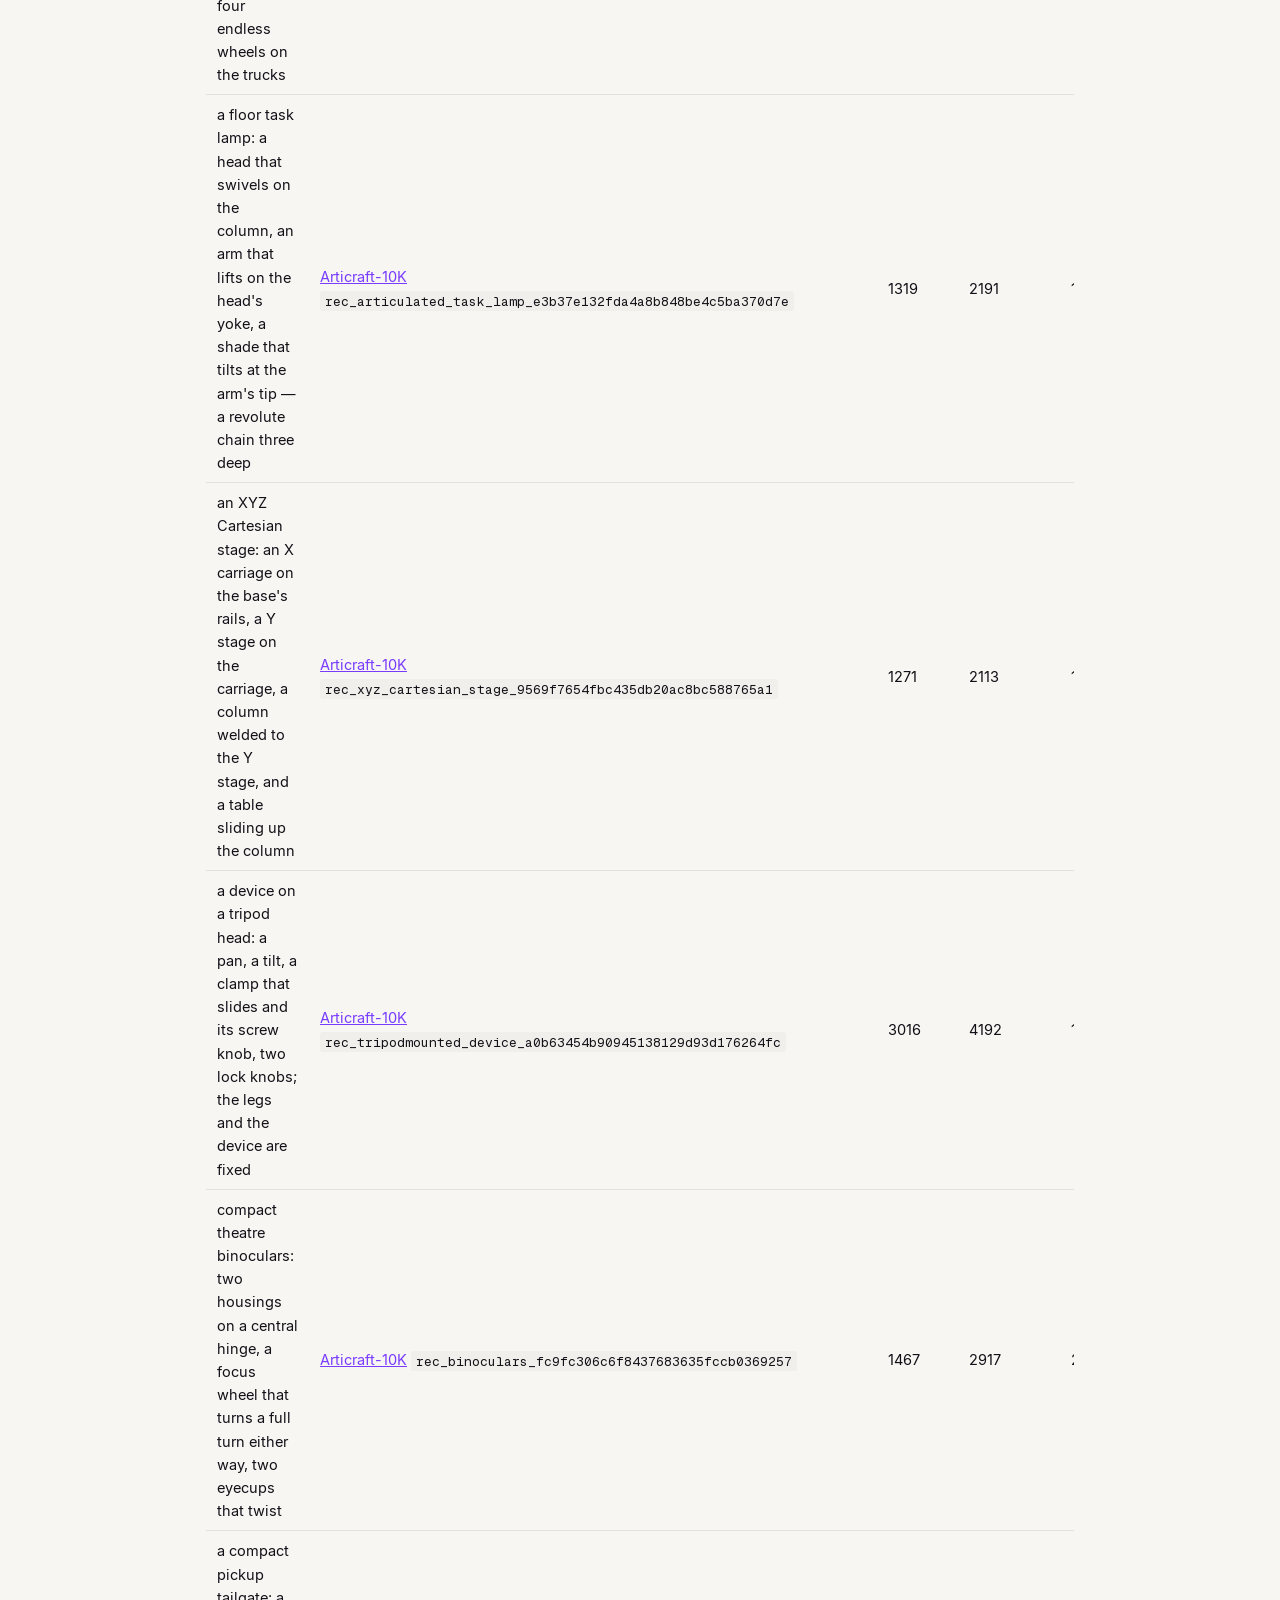
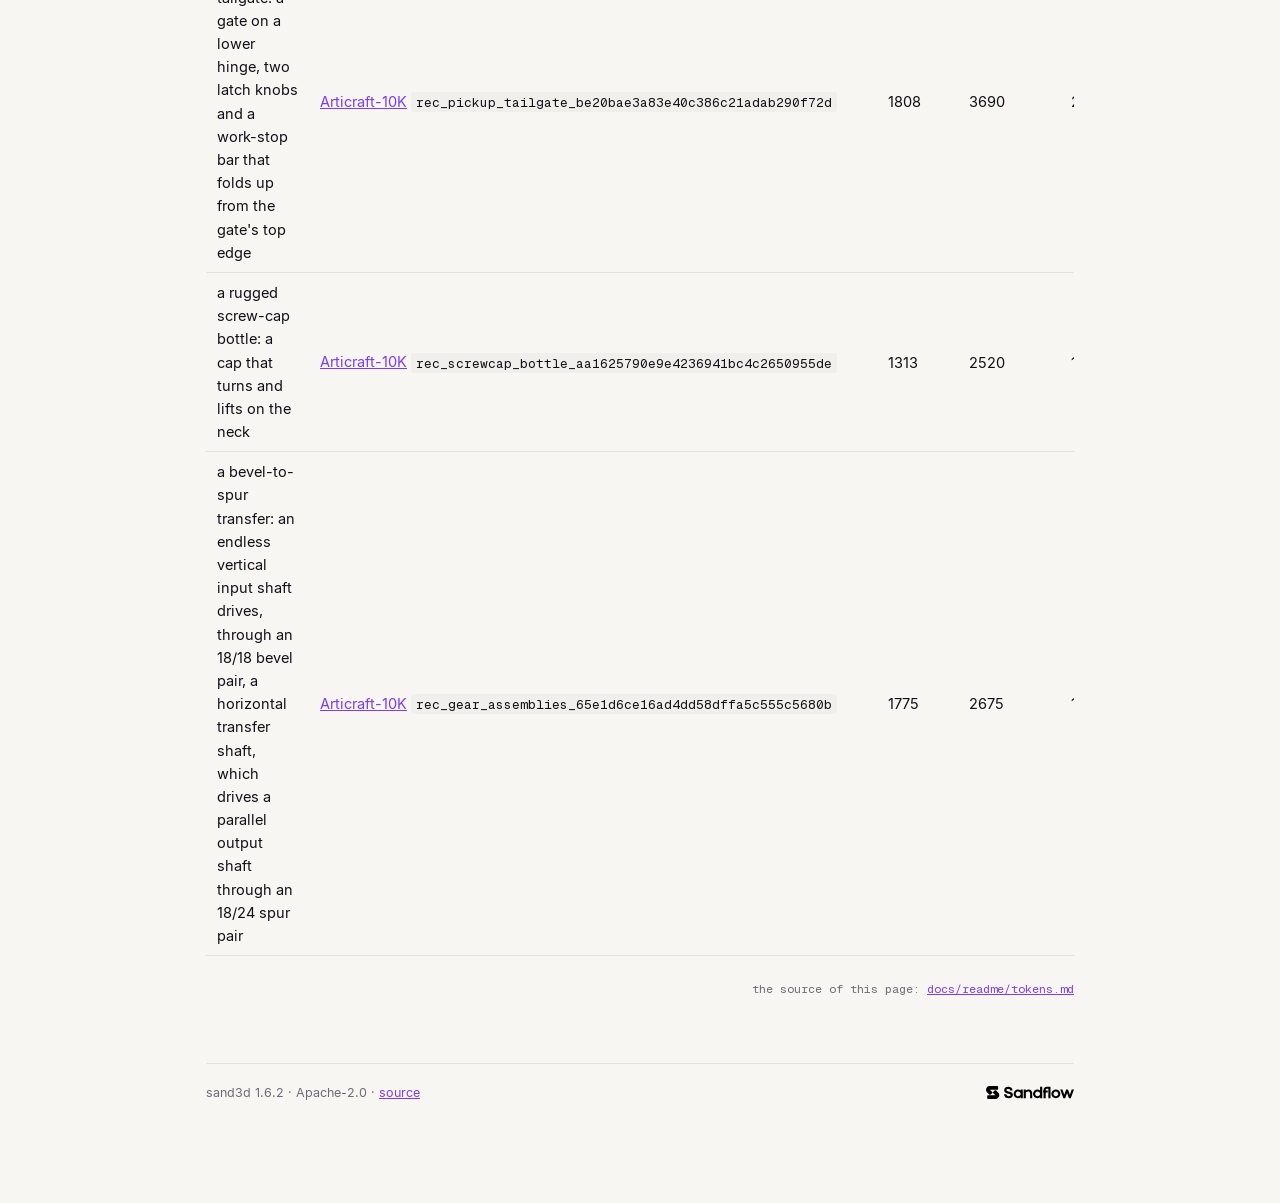
<file: site/tokens.html>
<!DOCTYPE html>
<html lang="en"><head><meta charset="utf-8">
<meta name="viewport" content="width=device-width, initial-scale=1">
<title>sand3d: fewer tokens for the same object</title>
<meta name="description" content="3D modeling in Python, built for LLMs.">
<link rel="icon" href="assets/sandflow-symbol-black.svg">
<link rel="stylesheet" href="assets/site.css">
</head><body><div class="page">
<div class="nav"><a class="titre" href="index.html"><img src="assets/sandflow-symbol-black.svg" alt="">sand3d</a><nav><a href="https://sandflow.ai/sand3d/">Website</a><span class="hfg"><img src="assets/hf-logo.svg" alt="Hugging Face"><a href="https://huggingface.co/collections/Sandflow/sand3d-6aec268fbdcd3bc174236168">Datasets</a><span class="sep">·</span><a href="https://huggingface.co/spaces/Sandflow/sand3d-explorer">Explorer</a></span><a class="gh" href="https://github.com/Sandflow-ai/sand3d"><img src="assets/github.svg" alt="">GitHub</a></nav></div>

<p class="repere">Why sand3d</p>
<h1>Fewer tokens for the same object</h1>
<div class="bande"></div>
<p>The token figure, part by part. Every program is counted the same way: o200k_base tokens, code only (docstrings and comments are not counted). A ratio is the other program's tokens over sand3d's.</p>
<div class="tablo"><table><tr><th>compared with</th><th>who wrote it</th><th>n</th><th>median ratio</th><th></th></tr><tr><td>Blender Python</td><td>written by an LLM</td><td>30 CAD parts</td><td><strong>4.0×</strong></td><td>9 of 30 build the right part</td></tr><tr><td>CadQuery</td><td>the dataset's own programs (Zero-To-CAD)</td><td>17 CAD parts</td><td><strong>2.3×</strong></td><td>synthetic programs, generated for the dataset</td></tr><tr><td>FeatureScript (Onshape)</td><td>the dataset's own programs (CADFS)</td><td>13 CAD parts</td><td><strong>6.0×</strong></td><td>real designs from public Onshape documents</td></tr><tr><td>Articraft's Python SDK</td><td>the dataset's own programs</td><td>12 articulated objects</td><td><strong>2.0×</strong></td><td>5 of 12 also use CadQuery; they also declare masses and inertias</td></tr></table></div>
<p>Who wrote what:</p>
<ul><li><strong>sand3d</strong>: the programs of this repo, written for it; each matches its reference mesh (the CAD model's, or the articulated object's), the CAD parts at an F-score of 0.95 at 2 % of the diagonal.</li><li><strong>Blender Python</strong>: written by an LLM from the CAD part's source; <em>right part</em> means it runs and its mesh matches the CAD model's.</li><li><strong>CadQuery, FeatureScript</strong>: the program the CAD dataset ships for the part. Zero-To-CAD-1m (Apache-2.0) is synthetic CadQuery; CADFS (CC BY 4.0) holds real Onshape designs in FeatureScript.</li><li><strong>Articraft</strong>: the program Articraft-10K (CC BY 4.0) ships for the object, written with its own Python SDK (meshes, joints, materials, masses), its tests left out; five also build shapes with CadQuery.</li></ul>
<p>Not compared: objects that come as meshes (Objaverse-type assets): no program exists to set beside sand3d's; the articulated objects in Blender Python: none was written; the CADFS parts in CadQuery: their source is FeatureScript.</p>
<h2 id="30-cad-parts">30 CAD parts</h2>
<div class="tablo"><table><tr><th>part</th><th>source</th><th>sand3d</th><th>Blender Python</th><th>right part</th><th>ratio</th><th>source program</th><th>ratio</th></tr><tr><td>a block with a side window open at its bottom, two rib slots under its +Y edge and a hole drilled on that edge</td><td><a href="https://huggingface.co/datasets/ADSKAILab/Zero-To-CAD-1m">Zero-To-CAD-1m</a> <code>d9657ce8-4340-baf8-564c-24ef95b451b9</code></td><td>330</td><td>862</td><td>yes</td><td>2.6×</td><td>CadQuery 502</td><td>1.5×</td></tr><tr><td>a quarter-torus pipe elbow, its inlet chamfered, a hole drilled into the inlet, every edge softened</td><td><a href="https://huggingface.co/datasets/ADSKAILab/Zero-To-CAD-1m">Zero-To-CAD-1m</a> <code>b8c707fe-e962-4eb1-8bc9-3465761f23b4</code></td><td>221</td><td>1084</td><td>no</td><td>4.9×</td><td>CadQuery 557</td><td>2.5×</td></tr><tr><td>a ring notched round its outside, the notches only through its lower half, their four vertical edges chamfered</td><td><a href="https://huggingface.co/datasets/ADSKAILab/Zero-To-CAD-1m">Zero-To-CAD-1m</a> <code>0d84288b-5014-5b32-4355-9452883f472d</code></td><td>339</td><td>996</td><td>no</td><td>2.9×</td><td>CadQuery 415</td><td>1.2×</td></tr><tr><td>an L bracket: a bar and a flange, and on top a rib following their L, grown 2 mm all round</td><td><a href="https://huggingface.co/datasets/ADSKAILab/Zero-To-CAD-1m">Zero-To-CAD-1m</a> <code>524d6a9e-b1a8-7a81-3809-d7eea0424235</code></td><td>181</td><td>525</td><td>no</td><td>2.9×</td><td>CadQuery 412</td><td>2.3×</td></tr><tr><td>a block drawn in inches' worth of millimetres, then scaled by 2.54</td><td><a href="https://huggingface.co/datasets/VladPyatov/CADFS">CADFS</a> <code>00400706</code></td><td>110</td><td>336</td><td>yes</td><td>3.1×</td><td>FeatureScript 682</td><td>6.2×</td></tr><tr><td>a large turned body: one outline revolved about a line of its own</td><td><a href="https://huggingface.co/datasets/VladPyatov/CADFS">CADFS</a> <code>00421068</code></td><td>927</td><td>1817</td><td>no</td><td>2.0×</td><td>FeatureScript 4531</td><td>4.9×</td></tr><tr><td>a round flange with four holes on a square, its top edge rounded</td><td><a href="https://huggingface.co/datasets/ADSKAILab/Zero-To-CAD-1m">Zero-To-CAD-1m</a> <code>b88686f2-ac53-4a3f-cb64-13d4b758199d</code></td><td>141</td><td>1068</td><td>no</td><td>7.6×</td><td>CadQuery 814</td><td>5.8×</td></tr><tr><td>a small hexagon with a wing on each side, one the mirror image of the other, their vertical edges rounded</td><td><a href="https://huggingface.co/datasets/ADSKAILab/Zero-To-CAD-1m">Zero-To-CAD-1m</a> <code>825dca76-e226-7c8f-a08f-59371e559adf</code></td><td>217</td><td>1355</td><td>no</td><td>6.2×</td><td>CadQuery 283</td><td>1.3×</td></tr><tr><td>a long rod, a rounded-triangle collar at its end, three pins standing on the collar, their tips cut to points</td><td><a href="https://huggingface.co/datasets/VladPyatov/CADFS">CADFS</a> <code>00878117</code></td><td>385</td><td>1630</td><td>yes</td><td>4.2×</td><td>FeatureScript 2633</td><td>6.8×</td></tr><tr><td>a thin tube along Y, its outer rims rounded, a pin hole through its wall near one end, that hole's outer mouth chamfered</td><td><a href="https://huggingface.co/datasets/ADSKAILab/Zero-To-CAD-1m">Zero-To-CAD-1m</a> <code>b7779e11-5886-fad1-7792-b970ba0f615e</code></td><td>233</td><td>1193</td><td>no</td><td>5.1×</td><td>CadQuery 479</td><td>2.1×</td></tr><tr><td>a square frame with a rounded window, two holes on its middle line, four drilled holes at its corners and a blind hole driven into its -Y side along its top edge</td><td><a href="https://huggingface.co/datasets/VladPyatov/CADFS">CADFS</a> <code>00305103</code></td><td>228</td><td>1048</td><td>yes</td><td>4.6×</td><td>FeatureScript 2944</td><td>12.9×</td></tr><tr><td>a closed round box, hollow inside, a slot through its +X side, a boss floating in the hollow and a forest of thin rods standing through it, top to bottom</td><td><a href="https://huggingface.co/datasets/ADSKAILab/Zero-To-CAD-1m">Zero-To-CAD-1m</a> <code>960d943d-5d36-c68d-54e6-e4271e4d24ec</code></td><td>319</td><td>892</td><td>no</td><td>2.8×</td><td>CadQuery 537</td><td>1.7×</td></tr><tr><td>a bored disc, every edge chamfered</td><td><a href="https://huggingface.co/datasets/ADSKAILab/Zero-To-CAD-1m">Zero-To-CAD-1m</a> <code>2bc02539-1e01-57fc-1095-3a4475a6b63e</code></td><td>94</td><td>1421</td><td>no</td><td>15.1×</td><td>CadQuery 339</td><td>3.6×</td></tr><tr><td>an elliptical plate, its top edge rounded right through its thickness, the word "Rato" standing on it</td><td><a href="https://huggingface.co/datasets/VladPyatov/CADFS">CADFS</a> <code>00466650</code></td><td>290</td><td>808</td><td>no</td><td>2.8×</td><td>FeatureScript 844</td><td>2.9×</td></tr><tr><td>a bored disc, its top edge cut back by a long, shallow chamfer, both edges of the chamfer rounded</td><td><a href="https://huggingface.co/datasets/VladPyatov/CADFS">CADFS</a> <code>00211684</code></td><td>117</td><td>623</td><td>no</td><td>5.3×</td><td>FeatureScript 1157</td><td>9.9×</td></tr><tr><td>a fork-like bracket: a T-shaped band with two legs, turned 40° about a far axis, and above it a notched plate, 25.4 thick</td><td><a href="https://huggingface.co/datasets/VladPyatov/CADFS">CADFS</a> <code>00456559</code></td><td>338</td><td>1003</td><td>no</td><td>3.0×</td><td>FeatureScript 1967</td><td>5.8×</td></tr><tr><td>half a turned ring, a small rib under it, an insert pin sticking out of its end</td><td><a href="https://huggingface.co/datasets/ADSKAILab/Zero-To-CAD-1m">Zero-To-CAD-1m</a> <code>6cc4cc5c-a504-8b54-5276-08afe080f807</code></td><td>241</td><td>981</td><td>no</td><td>4.1×</td><td>CadQuery 357</td><td>1.5×</td></tr><tr><td>a small drafted block, its bottom edges chamfered</td><td><a href="https://huggingface.co/datasets/ADSKAILab/Zero-To-CAD-1m">Zero-To-CAD-1m</a> <code>9728290b-d7bb-40ed-164a-ec6cf0f5447d</code></td><td>158</td><td>665</td><td>yes</td><td>4.2×</td><td>CadQuery 529</td><td>3.3×</td></tr><tr><td>a block with two holes off-centre, its vertical corners rounded and its top edges chamfered, holes included</td><td><a href="https://huggingface.co/datasets/ADSKAILab/Zero-To-CAD-1m">Zero-To-CAD-1m</a> <code>de5f2cdc-c1cf-076a-d8ea-e33766888363</code></td><td>151</td><td>1454</td><td>yes</td><td>9.6×</td><td>CadQuery 410</td><td>2.7×</td></tr><tr><td>a hub eaten from below by a wide cone, the cone's edges rounded; eight holes round its top, a slot in its rim, six ribs half sunk in its side</td><td><a href="https://huggingface.co/datasets/ADSKAILab/Zero-To-CAD-1m">Zero-To-CAD-1m</a> <code>2e1049b3-4bf1-6706-a401-6b8a76ffc082</code></td><td>317</td><td>944</td><td>no</td><td>3.0×</td><td>CadQuery 436</td><td>1.4×</td></tr><tr><td>a block with a flange on each end</td><td><a href="https://huggingface.co/datasets/ADSKAILab/Zero-To-CAD-1m">Zero-To-CAD-1m</a> <code>66f91767-51e3-c565-9b80-c45836127ee7</code></td><td>115</td><td>890</td><td>yes</td><td>7.7×</td><td>CadQuery 374</td><td>3.3×</td></tr><tr><td>a large panel, mirror-symmetric about Y = 0, its two top corners cut, two tall slots near each side</td><td><a href="https://huggingface.co/datasets/VladPyatov/CADFS">CADFS</a> <code>00298573</code></td><td>237</td><td>498</td><td>no</td><td>2.1×</td><td>FeatureScript 1340</td><td>5.7×</td></tr><tr><td>a tube with a long rounded slot right through it, across its axis</td><td><a href="https://huggingface.co/datasets/VladPyatov/CADFS">CADFS</a> <code>00115460</code></td><td>254</td><td>655</td><td>no</td><td>2.6×</td><td>FeatureScript 990</td><td>3.9×</td></tr><tr><td>a thin disc with twelve small notches round its rim</td><td><a href="https://huggingface.co/datasets/VladPyatov/CADFS">CADFS</a> <code>00374959</code></td><td>151</td><td>742</td><td>no</td><td>4.9×</td><td>FeatureScript 1083</td><td>7.2×</td></tr><tr><td>a tall cover lofted through six rectangles that narrow and turn as they rise, rib grooves cut into its foot, its top and bottom edges rounded</td><td><a href="https://huggingface.co/datasets/ADSKAILab/Zero-To-CAD-1m">Zero-To-CAD-1m</a> <code>5ad9d45b-ea4f-8079-1186-76e3b8d6a1b1</code></td><td>259</td><td>1129</td><td>no</td><td>4.4×</td><td>CadQuery 639</td><td>2.5×</td></tr><tr><td>a wall flange: a coned cup for a hub, a flange round it, a hole through the cup's point, its top edges chamfered and a ring of small knurls standing on its rim</td><td><a href="https://huggingface.co/datasets/ADSKAILab/Zero-To-CAD-1m">Zero-To-CAD-1m</a> <code>8719a024-46f7-2edf-2d5b-96f11059d3db</code></td><td>233</td><td>1146</td><td>no</td><td>4.9×</td><td>CadQuery 906</td><td>3.9×</td></tr><tr><td>an L bracket filled out by a gusset into a pentagon, its corners rounded, one countersunk hole near its inside corner</td><td><a href="https://huggingface.co/datasets/ADSKAILab/Zero-To-CAD-1m">Zero-To-CAD-1m</a> <code>116f16d9-515f-52a8-74cb-ee98471dea71</code></td><td>284</td><td>975</td><td>no</td><td>3.4×</td><td>CadQuery 553</td><td>1.9×</td></tr><tr><td>a turned part: a flanged base and a tall thin sleeve rising from it</td><td><a href="https://huggingface.co/datasets/VladPyatov/CADFS">CADFS</a> <code>00577926</code></td><td>154</td><td>616</td><td>yes</td><td>4.0×</td><td>FeatureScript 927</td><td>6.0×</td></tr><tr><td>a tube standing at one end of a plate whose other end is square, a rib along the plate's middle, cut back on a slant</td><td><a href="https://huggingface.co/datasets/VladPyatov/CADFS">CADFS</a> <code>00638437</code></td><td>357</td><td>1093</td><td>yes</td><td>3.1×</td><td>FeatureScript 1718</td><td>4.8×</td></tr><tr><td>a square nut: a bored square block, the corners of both faces turned off by a 30° cone, a V-notch across its top</td><td><a href="https://huggingface.co/datasets/VladPyatov/CADFS">CADFS</a> <code>00266126</code></td><td>315</td><td>742</td><td>no</td><td>2.4×</td><td>FeatureScript 2762</td><td>8.8×</td></tr></table></div>
<h2 id="12-articulated-objects">12 articulated objects</h2>
<div class="tablo"><table><tr><th>object</th><th>source</th><th>sand3d</th><th>Articraft program</th><th>ratio</th><th>uses CadQuery</th></tr><tr><td>a front-loading washing machine: a door on a hinge, an endless drum, a detergent drawer, an endless dial</td><td><a href="https://huggingface.co/datasets/camvsl/Articraft-10K">Articraft-10K</a> <code>rec_a-front-loading-washing-machine-with-a-white-rec_20260513_002941_547341_050bf63f</code></td><td>742</td><td>1538</td><td>2.1×</td><td>yes</td></tr><tr><td>a double-leaf garden gate: two leaves on hinges, a mirror pair, and a drop bolt sliding down the right leaf into a socket in the foundation</td><td><a href="https://huggingface.co/datasets/camvsl/Articraft-10K">Articraft-10K</a> <code>rec_garden_gate_30e6e784533b4583ac23a37b85f64c86</code></td><td>1232</td><td>2850</td><td>2.3×</td><td>no</td></tr><tr><td>a compact refrigerator: two doors on one hinge line, opening by negative angles, and a thermostat dial turning in a control housing fixed under the divider</td><td><a href="https://huggingface.co/datasets/camvsl/Articraft-10K">Articraft-10K</a> <code>rec_refrigerator_with_hinged_doors_eafdd7d9813b42fa80e8e2e8ff778665</code></td><td>1541</td><td>3264</td><td>2.1×</td><td>no</td></tr><tr><td>a compact keyboard: forty keys on plungers, a trackpoint on two crossed pivots, a media wheel on a fixed shaft</td><td><a href="https://huggingface.co/datasets/camvsl/Articraft-10K">Articraft-10K</a> <code>rec_keyboard_33e6828d32c148999830f99c31995d49</code></td><td>1628</td><td>3258</td><td>2.0×</td><td>no</td></tr><tr><td>a skateboard: two trucks steering on 45° kingpins, four endless wheels on the trucks</td><td><a href="https://huggingface.co/datasets/camvsl/Articraft-10K">Articraft-10K</a> <code>rec_skateboard_b74cde82df474176b7005c584ba8eb13</code></td><td>705</td><td>1505</td><td>2.1×</td><td>yes</td></tr><tr><td>a floor task lamp: a head that swivels on the column, an arm that lifts on the head's yoke, a shade that tilts at the arm's tip — a revolute chain three deep</td><td><a href="https://huggingface.co/datasets/camvsl/Articraft-10K">Articraft-10K</a> <code>rec_articulated_task_lamp_e3b37e132fda4a8b848be4c5ba370d7e</code></td><td>1319</td><td>2191</td><td>1.7×</td><td>no</td></tr><tr><td>an XYZ Cartesian stage: an X carriage on the base's rails, a Y stage on the carriage, a column welded to the Y stage, and a table sliding up the column</td><td><a href="https://huggingface.co/datasets/camvsl/Articraft-10K">Articraft-10K</a> <code>rec_xyz_cartesian_stage_9569f7654fbc435db20ac8bc588765a1</code></td><td>1271</td><td>2113</td><td>1.7×</td><td>no</td></tr><tr><td>a device on a tripod head: a pan, a tilt, a clamp that slides and its screw knob, two lock knobs; the legs and the device are fixed</td><td><a href="https://huggingface.co/datasets/camvsl/Articraft-10K">Articraft-10K</a> <code>rec_tripodmounted_device_a0b63454b90945138129d93d176264fc</code></td><td>3016</td><td>4192</td><td>1.4×</td><td>yes</td></tr><tr><td>compact theatre binoculars: two housings on a central hinge, a focus wheel that turns a full turn either way, two eyecups that twist</td><td><a href="https://huggingface.co/datasets/camvsl/Articraft-10K">Articraft-10K</a> <code>rec_binoculars_fc9fc306c6f8437683635fccb0369257</code></td><td>1467</td><td>2917</td><td>2.0×</td><td>no</td></tr><tr><td>a compact pickup tailgate: a gate on a lower hinge, two latch knobs and a work-stop bar that folds up from the gate's top edge</td><td><a href="https://huggingface.co/datasets/camvsl/Articraft-10K">Articraft-10K</a> <code>rec_pickup_tailgate_be20bae3a83e40c386c21adab290f72d</code></td><td>1808</td><td>3690</td><td>2.0×</td><td>no</td></tr><tr><td>a rugged screw-cap bottle: a cap that turns and lifts on the neck</td><td><a href="https://huggingface.co/datasets/camvsl/Articraft-10K">Articraft-10K</a> <code>rec_screwcap_bottle_aa1625790e9e4236941bc4c2650955de</code></td><td>1313</td><td>2520</td><td>1.9×</td><td>yes</td></tr><tr><td>a bevel-to-spur transfer: an endless vertical input shaft drives, through an 18/18 bevel pair, a horizontal transfer shaft, which drives a parallel output shaft through an 18/24 spur pair</td><td><a href="https://huggingface.co/datasets/camvsl/Articraft-10K">Articraft-10K</a> <code>rec_gear_assemblies_65e1d6ce16ad4dd58dffa5c555c5680b</code></td><td>1775</td><td>2675</td><td>1.5×</td><td>yes</td></tr></table></div>
<p class="counts">the source of this page: <a href="https://github.com/Sandflow-ai/sand3d/blob/main/docs/readme/tokens.md">docs/readme/tokens.md</a></p>

<div class="fin"><span>sand3d 1.6.2 · Apache-2.0 · <a href="https://github.com/Sandflow-ai/sand3d">source</a></span>
<img src="assets/sandflow-signature.svg" alt="Sandflow"></div>
</div><script>
document.querySelectorAll("[data-copy]").forEach(b => b.addEventListener("click", () => {
  const text = document.getElementById(b.dataset.copy).textContent;
  navigator.clipboard.writeText(text).then(() => { const t = b.textContent; b.textContent = "Copied";
    setTimeout(() => b.textContent = t, 1400); });
}));
</script></body></html>
</file>
<file: site/assets/site.css>
@font-face { font-family: "Inter"; font-weight: 300; font-display: swap; src: url(inter-300.woff2) format("woff2") }
@font-face { font-family: "Inter"; font-weight: 400; font-display: swap; src: url(inter-400.woff2) format("woff2") }
@font-face { font-family: "Inter"; font-weight: 500; font-display: swap; src: url(inter-500.woff2) format("woff2") }
@font-face { font-family: "Geist Mono"; font-weight: 400; font-display: swap; src: url(geist-mono-400.ttf) format("truetype") }
/* Sandflow's visual identity, light theme: Craie ground, Encre text, Inter in three
   weights and Geist Mono for code, violet the one touch of colour, the gradient a thin band.
   The fonts, the logo and the band are embedded by page.py (brand/). */
:root {
  --encre: #121117;   --craie: #F7F6F3;   --gris: #6E6B76;   --blanc: #FFFFFF;
  --violet: #793CFF;  --violet-pale: #EFE8FF;  --violet-voile: #F6F2FF;
  --corail-texte: #C2234A;
  --filet: #E4E1DB;   --craie-2: #F1EFEB;
  --radius: 8px;
  --sans: "Inter", system-ui, -apple-system, "Segoe UI", sans-serif;
  --mono: "Geist Mono", ui-monospace, SFMono-Regular, Menlo, monospace;
}
* { box-sizing: border-box }
html { -webkit-print-color-adjust: exact; print-color-adjust: exact }
body {
  margin: 0; background: var(--craie); color: var(--encre);
  font: 400 16px/1.6 var(--sans); font-synthesis: none; text-align: left;
  -webkit-font-smoothing: antialiased;
}
.page { max-width: 920px; margin: 0 auto; padding: 40px 26px 100px }
.marque { width: 128px; height: auto; display: block; margin: 0 0 56px }
h1 { font-size: 44px; line-height: 1.12; font-weight: 300; letter-spacing: -.02em; margin: 0 0 18px }
h2 { font-size: 28px; line-height: 1.25; font-weight: 300; letter-spacing: -.01em;
     margin: 72px 0 14px; padding-top: 24px; border-top: 1px solid var(--filet) }
h3 { font-size: 16px; font-weight: 500; margin: 0 0 6px }
p  { margin: 0 0 15px }
a  { color: var(--violet) }
strong { font-weight: 500 }
.bande { height: 4px; background: url("band.jpg") center / cover no-repeat; border-radius: 2px;
         margin: 0 0 28px; max-width: 220px }
.chapo { font-size: 19px; line-height: 1.55; color: var(--encre); margin-bottom: 26px; max-width: 64ch }
.meta-bloc { font-size: 13.5px; color: var(--gris); line-height: 1.9;
             border-left: 1px solid var(--filet); padding-left: 15px; margin-bottom: 36px }
.meta-bloc strong { color: var(--encre) }
.cles { display: grid; grid-template-columns: repeat(auto-fit, minmax(160px, 1fr));
        gap: 12px; margin: 26px 0 30px }
.cle  { background: var(--blanc); border: 1px solid var(--filet); border-radius: var(--radius); padding: 16px 17px }
.cle .v { font-size: 30px; font-weight: 300; letter-spacing: -.02em; display: block; line-height: 1.15 }
.cle .k { font-size: 13px; color: var(--gris); margin-top: 6px; display: block }
.cle.fort .v { color: var(--violet) }
.repere { font-size: 12px; font-weight: 500; letter-spacing: .12em; text-transform: uppercase; color: var(--gris) }
.cle-phrase { font-size: 17px; line-height: 1.55; color: var(--encre); margin: 0 0 22px; max-width: 70ch }
table { width: 100%; border-collapse: collapse; margin: 18px 0 24px; font-size: 14.5px }
th { text-align: left; font-size: 12px; font-weight: 500; color: var(--gris); text-transform: uppercase;
     letter-spacing: .1em; padding: 0 11px 8px; border-bottom: 1px solid var(--filet) }
td { padding: 8px 11px; border-bottom: 1px solid var(--filet) }
.fiche { background: var(--blanc); border: 1px solid var(--filet); border-radius: var(--radius);
         padding: 22px 24px; margin-bottom: 18px }
.fiche--large { padding: 26px 28px }
.pid { font-family: var(--mono); font-size: 11.5px; color: var(--gris); font-weight: 400; margin-left: 8px }
.duo { display: grid; grid-template-columns: 1fr 1fr; gap: 13px; margin: 14px 0 10px }
figure { margin: 0 }
figcaption { font-size: 12px; color: var(--gris); margin-top: 6px; text-align: center; font-family: var(--mono) }
.note { background: var(--blanc); border: 1px solid var(--filet); border-left: 2px solid var(--encre);
        padding: 14px 17px; border-radius: 0 6px 6px 0; font-size: 14.5px; margin: 22px 0 }
.note--ok { border-left-color: var(--violet) }
ul { padding-left: 21px; margin: 0 0 17px } li { margin-bottom: 9px }
code { font-family: var(--mono); font-size: 13px; background: var(--craie-2); padding: 1.5px 5px; border-radius: 3px }
.fin { margin-top: 64px; padding-top: 19px; border-top: 1px solid var(--filet); font-size: 12.5px; color: var(--gris);
       display: flex; justify-content: space-between; align-items: center; gap: 16px; flex-wrap: wrap }
.fin img { width: 88px; height: auto; display: block }
@media (max-width: 660px) {
  .duo { grid-template-columns: 1fr }
  .page { padding: 28px 17px 66px }
  h1 { font-size: 32px }
}
@media print { body { background: var(--blanc) } }

/* quickstart */
.toc { display: flex; flex-wrap: wrap; gap: 8px; margin: 0 0 10px }
.toc a { font-size: 13px; text-decoration: none; background: var(--blanc); border: 1px solid var(--filet);
         border-radius: 999px; padding: 4px 12px; color: var(--encre) }
.toc a:hover { border-color: var(--violet); color: var(--violet) }
.sig { display: flex; gap: 12px; align-items: baseline; flex-wrap: wrap; margin: 2px 0 }
.sig code { color: var(--violet); background: none; padding: 0; font-size: 13px }
.sig span { font-size: 13.5px; color: var(--gris) }
.fnote { font-size: 14.5px; margin: 10px 0 12px }
.split { display: grid; grid-template-columns: 1fr; gap: 14px }
.split .solo { text-align: center }
.solo img { max-width: 100%; max-height: 420px; width: auto; height: auto; display: inline-block;
            border: 1px solid var(--filet); border-radius: 6px }
.duo img { height: 360px; width: 100%; object-fit: contain; background: var(--blanc);
           border: 1px solid var(--filet); border-radius: 6px; display: block }
pre.code { font-family: var(--mono); font-size: 12.5px; line-height: 1.6; background: var(--craie);
           border: 1px solid var(--filet); border-radius: 6px; padding: 12px 14px; margin: 0;
           overflow-x: auto; white-space: pre; color: var(--encre) }
pre.code .k { color: var(--violet) }
pre.code .vb { color: var(--encre); font-weight: 500 }
pre.code .f { color: var(--encre); font-weight: 500 }
pre.code .s { color: #4E4A57 }
pre.code .n { color: var(--encre) }
pre.code .c { color: var(--gris); font-style: italic }
.fiche > pre.code { margin-top: 14px }
ol.rules { padding-left: 22px } ol.rules li { margin-bottom: 11px }
ul.lines { margin: 14px 0 0; font-size: 14.5px }
.counts { font-family: var(--mono); font-size: 11.5px; color: var(--gris); margin: 6px 0 0; text-align: right }
/* the 3D viewer: parts | model | code, wider than the page */
.viewer-card { margin-bottom: 10px }
.viewer { width: min(1480px, calc(100vw - 40px)); position: relative; left: 50%; transform: translateX(-50%);
          display: grid; grid-template-columns: 210px minmax(0, 1.15fr) minmax(0, 1fr); gap: 12px; height: 580px }
.viewer .tree { background: var(--blanc); border: 1px solid var(--filet); border-radius: var(--radius); overflow: auto;
                padding: 8px 0; font-size: 13px }
.viewer .row { cursor: pointer; padding: 4px 10px; white-space: nowrap; display: flex; align-items: center; gap: 8px }
.viewer .row:hover { background: var(--craie) }
.viewer .row.on { background: var(--violet-pale); color: var(--violet); font-weight: 500 }
.viewer .row b { width: 10px; height: 10px; border-radius: 3px; flex: none; border: 1px solid rgba(0,0,0,.15) }
.viewer .row em { color: var(--gris); font-style: normal; font-family: var(--mono); font-size: 11.5px }
.viewer .view3d { position: relative; background: var(--blanc); border: 1px solid var(--filet); border-radius: var(--radius); overflow: hidden }
.viewer canvas { width: 100%; height: 100%; display: block; cursor: grab }
.viewer .hint { position: absolute; left: 12px; bottom: 9px; font-size: 11.5px; color: var(--gris); pointer-events: none }
.viewer .vcode { height: 100%; overflow: auto; padding: 10px 0; background: var(--blanc) }
.viewer .ln { display: block; padding: 0 12px 0 0; white-space: pre }
.viewer .ln i { display: inline-block; width: 38px; padding-right: 10px; text-align: right; color: #AEABB5;
                font-style: normal; user-select: none }
.viewer .ln.hot { background: var(--violet-voile); box-shadow: inset 2px 0 0 var(--violet) }
.viewer + .counts { width: min(1480px, calc(100vw - 40px)); position: relative; left: 50%; transform: translateX(-50%) }
@media (max-width: 900px) { .viewer { grid-template-columns: 1fr; height: auto } .viewer .view3d { height: 420px }
                            .viewer .vcode { max-height: 420px } }
.gallery { display: grid; grid-template-columns: repeat(8, minmax(0, 1fr)); gap: 8px; margin: 18px 0 14px;
           width: min(1480px, calc(100vw - 40px)); position: relative; left: 50%; transform: translateX(-50%) }
.thumb { background: var(--blanc); border: 1px solid var(--filet); border-radius: 8px; padding: 6px 6px 7px; cursor: pointer;
         font: inherit; text-align: left; display: flex; flex-direction: column; gap: 3px; color: var(--encre) }
.thumb img { width: 100%; height: 82px; object-fit: contain; display: block }
.thumb span { font-size: 12.5px; font-weight: 500 }
.thumb em { font-style: normal; font-family: var(--mono); font-size: 10.5px; color: var(--gris);
            overflow: hidden; text-overflow: ellipsis; white-space: nowrap }
.thumb:hover { border-color: var(--violet) }
.thumb.on { border-color: var(--violet); box-shadow: 0 0 0 2px var(--violet-pale) }
.vwrap[hidden] { display: none }
@media (max-width: 1100px) { .gallery { grid-template-columns: repeat(4, minmax(0, 1fr)) } }
/* the articulated gallery: the objects in a column, the viewer beside it; the joints under the model */
.agal { width: min(1560px, calc(100vw - 40px)); margin: 0 auto 30px; display: grid; grid-template-columns: 190px minmax(0, 1fr); gap: 14px }
.agal .gallery { width: auto; position: static; transform: none; grid-template-columns: 1fr; margin: 0; align-content: start;
                 max-height: 640px; overflow-y: auto; padding-right: 4px }
.agal .thumb img { height: 96px }
.agal .viewer { width: auto; position: static; transform: none; grid-template-columns: 200px minmax(0, 1.2fr) minmax(0, 1fr) }
.agal .viewer + .counts { width: auto; position: static; transform: none }
.joints { display: flex; flex-wrap: wrap; align-items: center; gap: 10px 22px; margin: 10px 0 2px; font-size: 13px }
.joints .play { font: 500 13.5px var(--sans); background: var(--encre); color: var(--craie); border: 0; border-radius: 999px;
                padding: 7px 18px; cursor: pointer }
.joints .play:hover { background: var(--violet) }
.joints label { display: flex; align-items: center; gap: 8px; font-family: var(--mono); font-size: 12px }
.joints input { accent-color: var(--violet); width: 130px }
.joints em { font-style: normal; color: var(--gris); min-width: 44px }
@media (max-width: 1100px) { .agal { grid-template-columns: 1fr } .agal .gallery { grid-template-columns: repeat(4, 1fr); max-height: none } }

.nav { display: flex; flex-wrap: wrap; align-items: center; justify-content: space-between; gap: 12px 24px; margin: 0 0 56px }
.nav .titre { display: inline-flex; align-items: center; gap: 9px; color: var(--encre); text-decoration: none;
              font-size: 21px; font-weight: 500; letter-spacing: -.01em; line-height: 1 }
.nav .titre img { height: 22px; width: auto; display: block }
.nav nav { display: flex; flex-wrap: wrap; align-items: center; gap: 8px 22px; font-size: 14px }
.nav nav a { color: var(--encre); text-decoration: none }
.nav nav a:hover { color: var(--violet) }
.nav .hfg, .nav .gh { display: inline-flex; align-items: center; gap: 6px }
.nav .hfg img { height: 16px; width: auto; display: block }
.nav .gh img { height: 15px; width: auto; display: block }
.nav .sep { color: var(--gris) }
.actions { display: flex; gap: 10px; flex-wrap: wrap; margin: 0 0 40px }
.btn { display: inline-block; font-size: 14.5px; font-weight: 500; text-decoration: none; border-radius: 999px;
       padding: 9px 18px; border: 1px solid var(--encre); color: var(--encre) }
.btn.plein { background: var(--encre); color: var(--craie) }
.btn:hover { border-color: var(--violet); color: var(--violet) }
.btn.plein:hover { background: var(--violet); color: var(--blanc) }
.figure { margin: 18px 0 8px }
.figure img { width: 100%; height: auto; display: block; border-radius: 8px }
.cote { display: grid; grid-template-columns: 1fr 260px; gap: 20px; align-items: center }
.cote img { width: 100%; height: auto }
.copie { float: right; font: 500 12.5px var(--sans); background: var(--blanc); border: 1px solid var(--filet);
         border-radius: 999px; padding: 4px 12px; cursor: pointer; color: var(--encre) }
.copie:hover { border-color: var(--violet); color: var(--violet) }
ol.rules li { font-size: 15px }
.datasets { display: grid; grid-template-columns: repeat(6, minmax(0, 1fr)); gap: 14px; margin: 16px 0 10px }
.datasets .ds { grid-column: span 2 }
.datasets .ds:nth-child(n+4) { grid-column: span 3 }
.ds { display: block; background: var(--blanc); border: 1px solid var(--filet); border-radius: var(--radius);
      overflow: hidden; text-decoration: none; color: var(--encre) }
.ds:hover { border-color: var(--violet) }
.ds img { width: 100%; height: auto; display: block; border-bottom: 1px solid var(--filet) }
.ds span { display: block; font-size: 14.5px; padding: 12px 14px 2px }
.ds strong { font-weight: 500; font-family: var(--mono); font-size: 13.5px }
.ds em { display: block; font-style: normal; font-size: 13px; color: var(--gris); padding: 0 14px 13px }
@media (max-width: 660px) { .datasets { grid-template-columns: 1fr } .datasets .ds, .datasets .ds:nth-child(n+4) { grid-column: auto } .cote { grid-template-columns: 1fr } }
/* narrow screens: a wide table scrolls in its frame; a grid column never grows past the page */
.tablo { overflow-x: auto; margin: 18px 0 24px }
.tablo table { margin: 0 }
.cote > *, .duo > *, .split > * { min-width: 0 }
</file>
